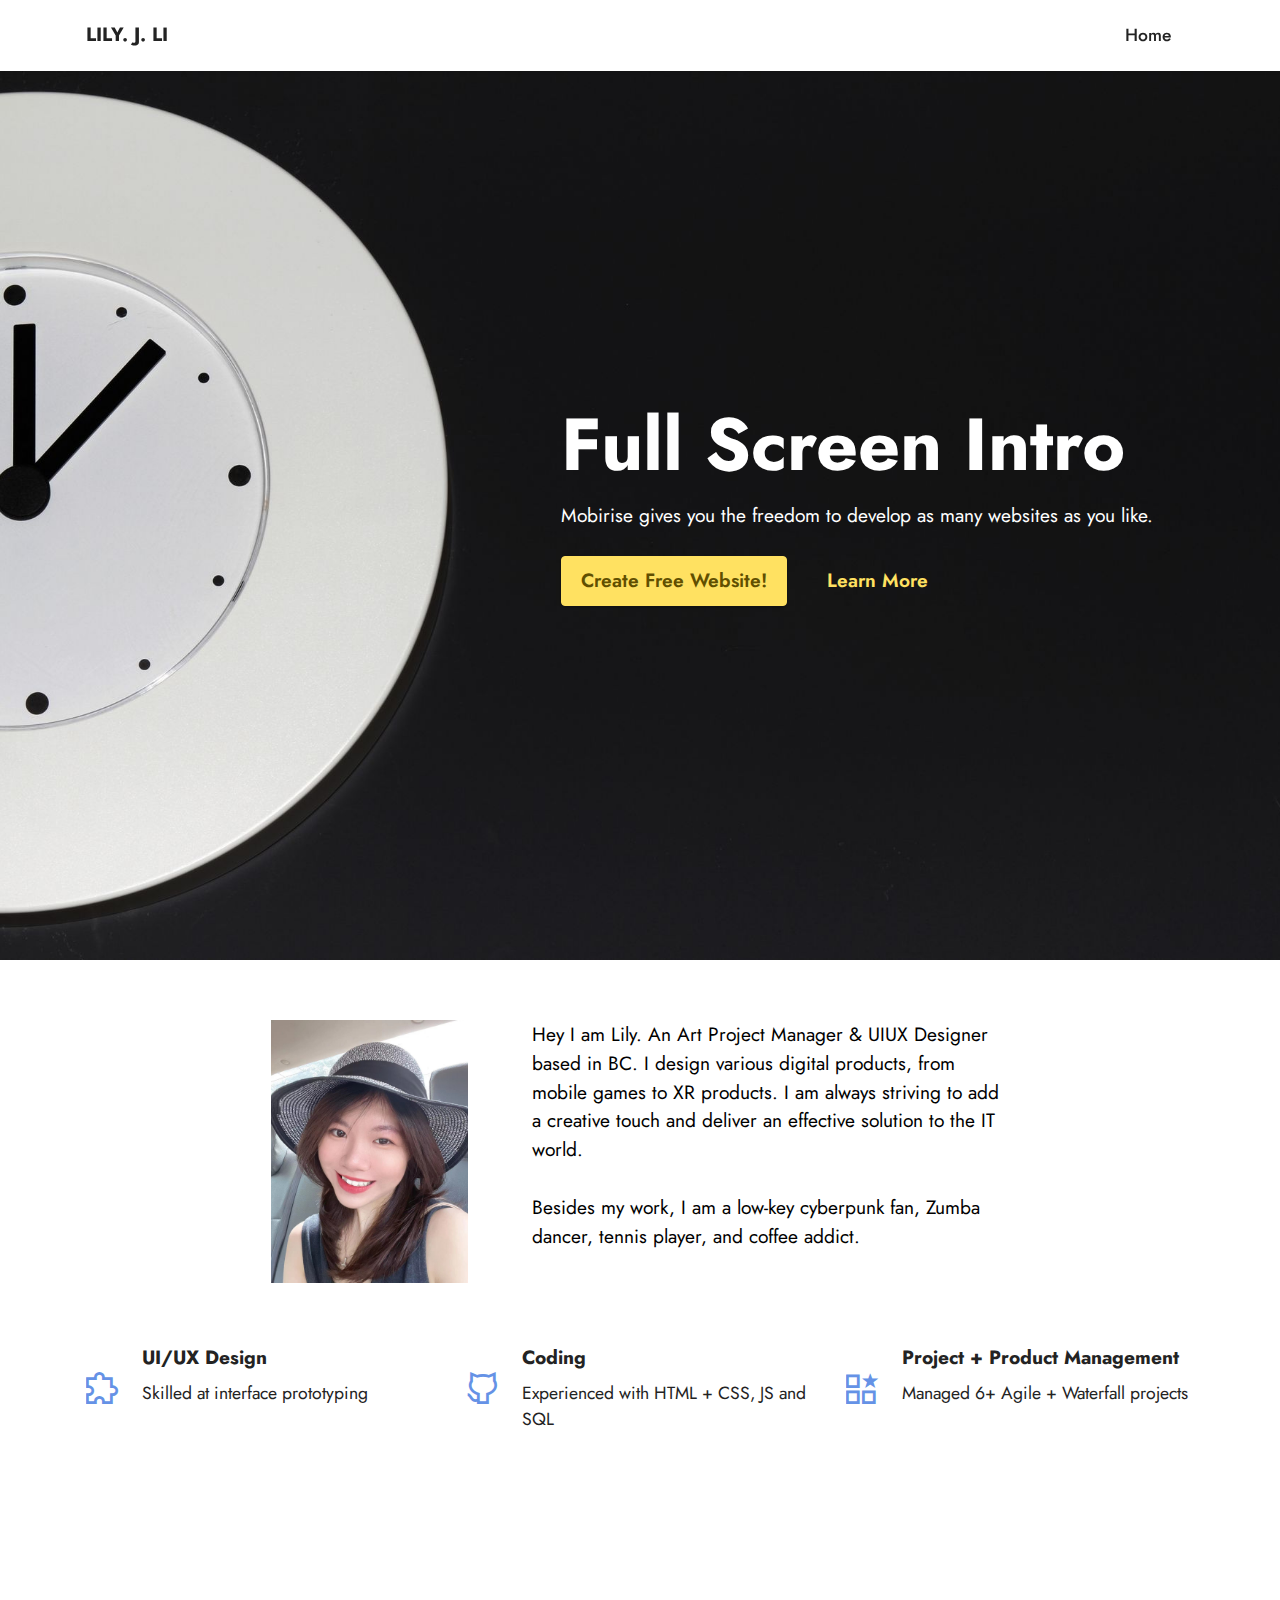
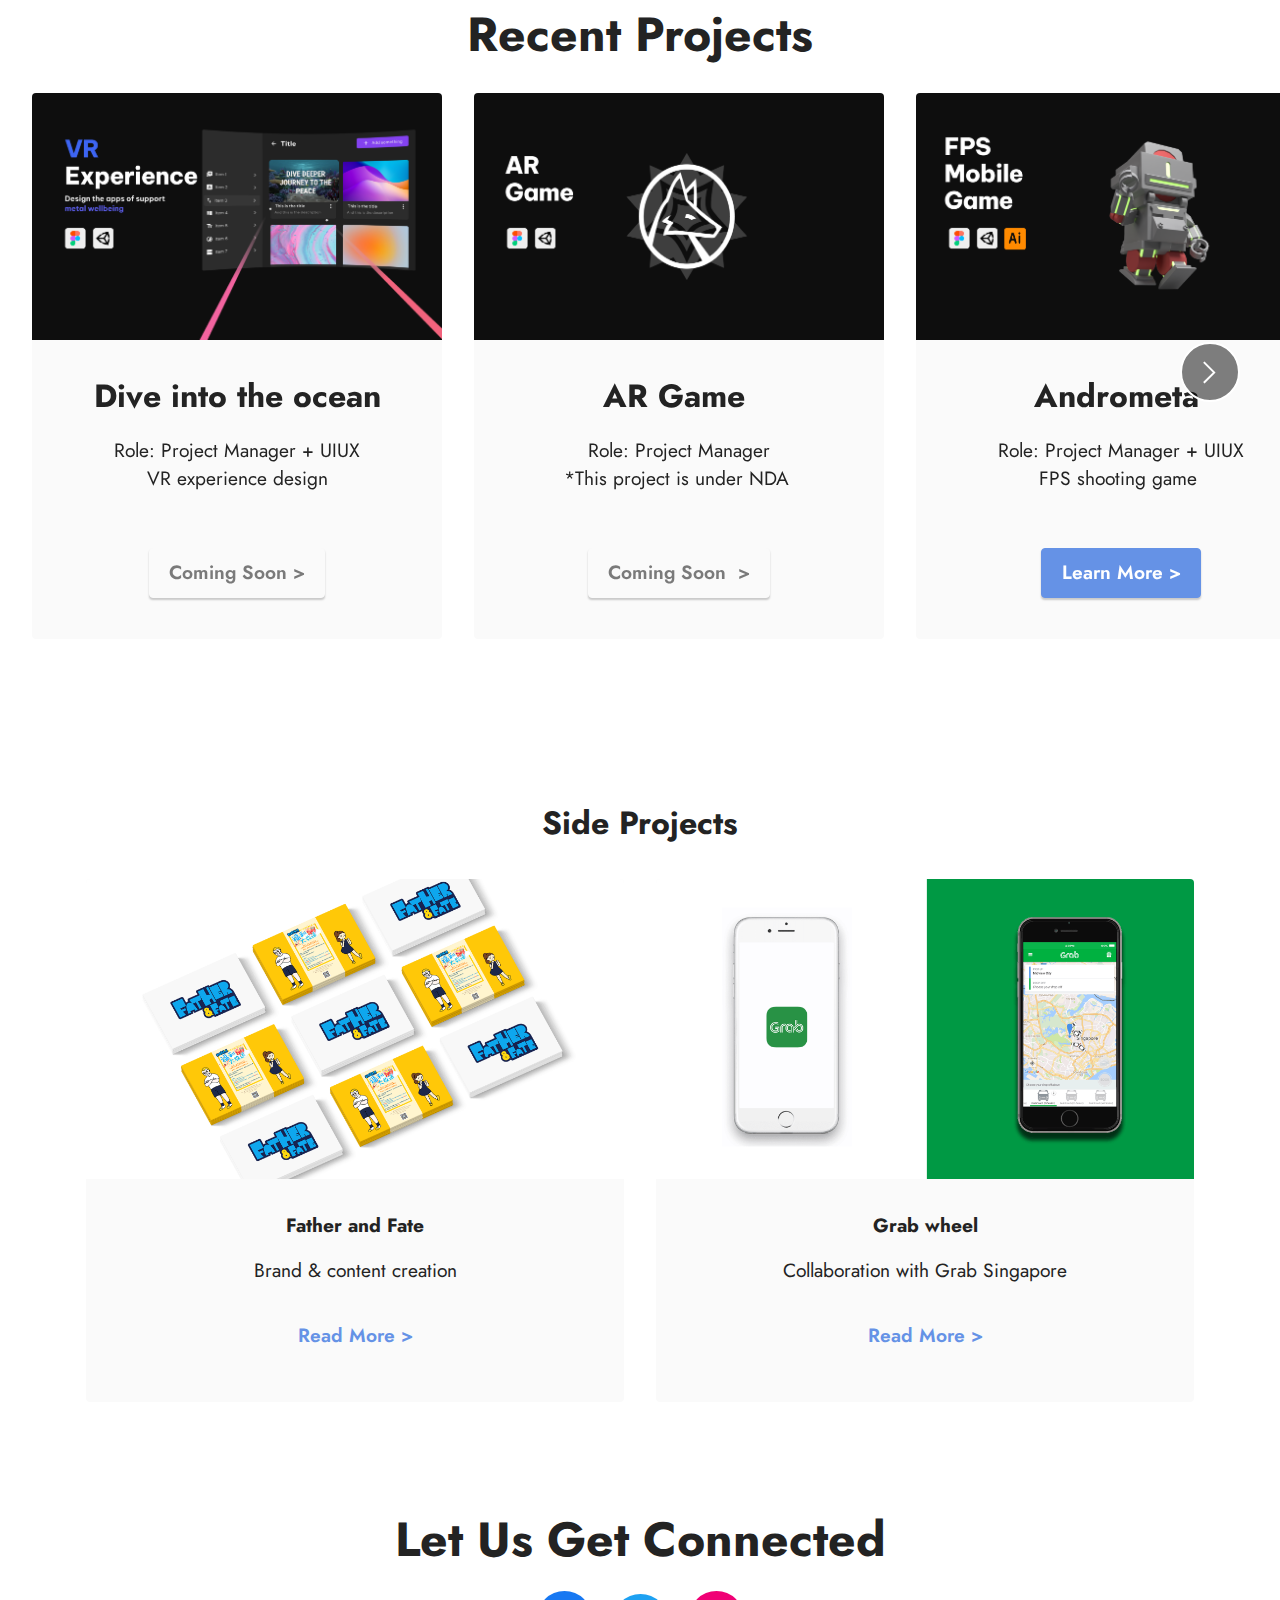
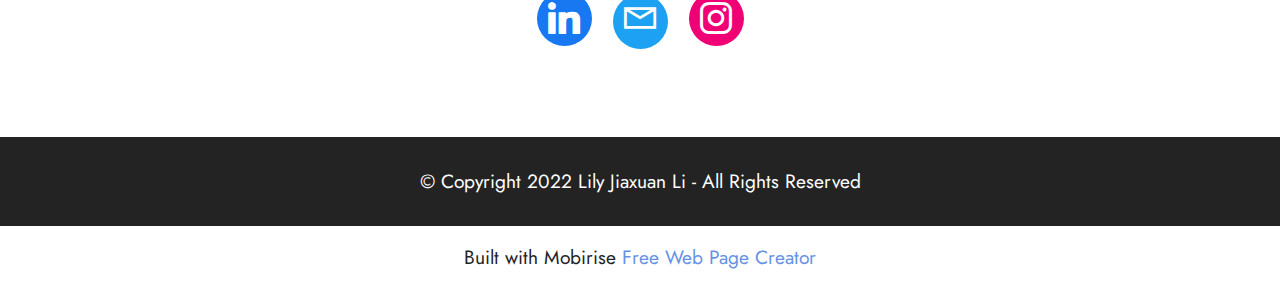
<file: index.html>
<!DOCTYPE html>
<html  >
<head>
  <!-- Site made with Mobirise Website Builder v5.6.5, https://mobirise.com -->
  <meta charset="UTF-8">
  <meta http-equiv="X-UA-Compatible" content="IE=edge">
  <meta name="generator" content="Mobirise v5.6.5, mobirise.com">
  <meta name="twitter:card" content="summary_large_image"/>
  <meta name="twitter:image:src" content="">
  <meta property="og:image" content="">
  <meta name="twitter:title" content="Home">
  <meta name="viewport" content="width=device-width, initial-scale=1, minimum-scale=1">
  <link rel="shortcut icon" href="assets/images/title-128x105.png" type="image/x-icon">
  <meta name="description" content="">
  
  
  <title>Home</title>
  <link rel="stylesheet" href="assets/web/assets/mobirise-icons2/mobirise2.css">
  <link rel="stylesheet" href="assets/bootstrap/css/bootstrap.min.css">
  <link rel="stylesheet" href="assets/bootstrap/css/bootstrap-grid.min.css">
  <link rel="stylesheet" href="assets/bootstrap/css/bootstrap-reboot.min.css">
  <link rel="stylesheet" href="assets/dropdown/css/style.css">
  <link rel="stylesheet" href="assets/socicon/css/styles.css">
  <link rel="stylesheet" href="assets/theme/css/style.css">
  <link rel="preload" href="https://fonts.googleapis.com/css?family=Jost:100,200,300,400,500,600,700,800,900,100i,200i,300i,400i,500i,600i,700i,800i,900i&display=swap" as="style" onload="this.onload=null;this.rel='stylesheet'">
  <noscript><link rel="stylesheet" href="https://fonts.googleapis.com/css?family=Jost:100,200,300,400,500,600,700,800,900,100i,200i,300i,400i,500i,600i,700i,800i,900i&display=swap"></noscript>
  <link rel="preload" as="style" href="assets/mobirise/css/mbr-additional.css"><link rel="stylesheet" href="assets/mobirise/css/mbr-additional.css" type="text/css">
  
  
  
  
</head>
<body>
  
  <section data-bs-version="5.1" class="menu menu1 cid-sfusuhJ6v9" once="menu" id="menu1-20">
    

    <nav class="navbar navbar-dropdown navbar-fixed-top navbar-expand-lg">
        <div class="container">
            <div class="navbar-brand">
                
                <span class="navbar-caption-wrap"><a class="navbar-caption text-black text-primary display-7" href="index.html">LILY. J. LI</a></span>
            </div>
            <button class="navbar-toggler" type="button" data-toggle="collapse" data-bs-toggle="collapse" data-target="#navbarSupportedContent" data-bs-target="#navbarSupportedContent" aria-controls="navbarNavAltMarkup" aria-expanded="false" aria-label="Toggle navigation">
                <div class="hamburger">
                    <span></span>
                    <span></span>
                    <span></span>
                    <span></span>
                </div>
            </button>
            <div class="collapse navbar-collapse" id="navbarSupportedContent">
                <ul class="navbar-nav nav-dropdown nav-right" data-app-modern-menu="true"><li class="nav-item"><a class="nav-link link text-black text-primary display-4" href="index.html#gallery2-7">Home<br></a></li></ul>
                
                
            </div>
        </div>
    </nav>
</section>

<section data-bs-version="5.1" class="header5 cid-t0Wcf7r8vY mbr-fullscreen" id="header5-6u">

    

    

    <div class="container">
        <div class="row justify-content-end">
            <div class="col-12 col-lg-7">
                <h1 class="mbr-section-title mbr-fonts-style mbr-white mb-3 display-1"><strong>Full Screen Intro</strong></h1>
                
                <p class="mbr-text mbr-fonts-style mbr-white display-7">
                    Mobirise gives you the freedom to develop as many websites as you like.</p>
                <div class="mbr-section-btn mt-3"><a class="btn btn-warning display-7" href="https://mobiri.se">Create Free Website!</a>
                    <a class="btn btn-warning-outline display-7" href="https://mobiri.se">Learn More</a></div>
            </div>
        </div>
    </div>
</section>

<section data-bs-version="5.1" class="mbr-section content7 cid-sgqFFwOQQ7" id="content7-44">
          
    

    <div class="container">
        <div class="media-container-row">
            <div class="col-12 col-md-8">
                <div class="media-container-row">
                    <div class="media-content">
                        <div class="mbr-section-text">
                            <p class="mbr-text align-right mb-0 mbr-fonts-style display-7">Hey I am Lily. An Art Project Manager &amp; UIUX Designer based in BC. I design various digital products, from mobile games to XR products. I am always striving to add a creative touch and deliver an effective solution to the IT world.
<br>
<br>Besides my work, I am a low-key cyberpunk fan, Zumba dancer, tennis player, and coffee addict.&nbsp;<br></p>
                        </div>
                    </div>
                    <div class="mbr-figure" style="width: 50%;">
                     <img src="assets/images/1jpg.jpg" alt="Mobirise">  
                    </div>
                </div>
            </div>
        </div>
    </div>
</section>

<section data-bs-version="5.1" class="features14 cid-seElMoyIQG" id="features15-19">

    
    
    <div class="container">
        <div class="row justify-content-center">
            <div class="card col-12 col-md-6 col-lg-4">
                <div class="card-wrapper">
                    <span class="mbr-iconfont m-auto mobi-mbri-extension mobi-mbri"></span>
                    <div class="card-box">
                        <h4 class="card-title mbr-fonts-style mb-2 display-7"><strong>UI/UX D</strong><span style="font-size: 19.2px;"><strong>esign</strong></span></h4>
                        <h5 class="card-text mbr-fonts-style display-4">Skilled at interface prototyping&nbsp;</h5>
                    </div>
                </div>
            </div>
            <div class="card col-12 col-md-6 col-lg-4">
                <div class="card-wrapper">
                    <span class="mbr-iconfont m-auto mobi-mbri-github mobi-mbri"></span>
                    <div class="card-box">
                        <h4 class="card-title mbr-fonts-style mb-2 display-7"><strong>Coding</strong></h4>
                        <h5 class="card-text mbr-fonts-style display-4">Experienced with HTML + CSS, JS and SQL</h5>
                    </div>
                </div>
            </div>
            <div class="card col-12 col-md-6 col-lg-4">
                <div class="card-wrapper">
                    <span class="mbr-iconfont m-auto mobi-mbri-features mobi-mbri"></span>
                    <div class="card-box">
                        <h4 class="card-title mbr-fonts-style mb-2 display-7"><strong>Project + Product Management&nbsp;</strong></h4>
                        <h5 class="card-text mbr-fonts-style display-4">Managed 6+ Agile + Waterfall projects&nbsp;</h5>
                    </div>

                </div>
            </div>
            
        </div>
    </div>
</section>

<section data-bs-version="5.1" class="slider4 mbr-embla cid-t0RBkNvS1s" id="slider4-5m">
    
    
    <div class="position-relative text-center">
        <div class="mbr-section-head">
            <h4 class="mbr-section-title mbr-fonts-style align-center mb-0 display-2"><strong>Recent Projects</strong></h4>
            
        </div>
        <div class="embla mt-4" data-skip-snaps="true" data-align="center" data-contain-scroll="trimSnaps" data-auto-play-interval="5" data-draggable="true">
            <div class="embla__viewport container-fluid">
                <div class="embla__container">
                    <div class="embla__slide slider-image item active" style="margin-left: 1rem; margin-right: 1rem;">
                        <div class="slide-content">
                            <div class="item-wrapper">
                                <div class="item-img">
                                    <img src="assets/images/cover-1.png" alt="Mobirise Website Builder" data-slide-to="1" data-bs-slide-to="1">
                                </div>
                            </div>
                            <div class="item-content">
                                <h5 class="item-title mbr-fonts-style display-5"><strong>Dive into the ocean</strong></h5>
                                
                                <p class="mbr-text mbr-fonts-style mt-3 display-7">Role: Project Manager + UIUX<br>VR experience design<br><br> </p>
                            </div>
                            <div class="mbr-section-btn item-footer mt-2"><a href="" class="btn item-btn btn-white display-7" target="_blank">Coming Soon &gt;</a></div>
                        </div>
                    </div>
                    <div class="embla__slide slider-image item" style="margin-left: 1rem; margin-right: 1rem;">
                        <div class="slide-content">
                            <div class="item-wrapper">
                                <div class="item-img">
                                    <img src="assets/images/cover-ar.png" alt="Mobirise Website Builder" data-slide-to="1" data-bs-slide-to="1">
                                </div>
                            </div>
                            <div class="item-content">
                                <h5 class="item-title mbr-fonts-style display-5"><strong>AR Game&nbsp;</strong></h5>
                                
                                <p class="mbr-text mbr-fonts-style mt-3 display-7">Role: Project Manager<br>*This project is under NDA&nbsp;</p>
                            </div>
                            <div class="mbr-section-btn item-footer mt-2"><a href="" class="btn item-btn btn-white display-7" target="_blank">Coming Soon&nbsp; &gt;</a></div>
                        </div>
                    </div><div class="embla__slide slider-image item" style="margin-left: 1rem; margin-right: 1rem;">
                        <div class="slide-content">
                            <div class="item-wrapper">
                                <div class="item-img">
                                    
                                <a href="page10.html"><img src="assets/images/coverandrometa-1.png" alt="Mobirise Website Builder" data-slide-to="2" data-bs-slide-to="2"></a></div>
                            </div>
                            <div class="item-content">
                                <h5 class="item-title mbr-fonts-style display-5"><strong>Andrometa&nbsp;</strong></h5>
                                
                                <p class="mbr-text mbr-fonts-style mt-3 display-7">Role: Project Manager + UIUX<br>FPS shooting game&nbsp;<br></p>
                            </div>
                            <div class="mbr-section-btn item-footer mt-2"><a href="page10.html" class="btn btn-primary item-btn display-7" target="_blank">Learn More
                                    &gt;</a></div>
                        </div>
                    </div><div class="embla__slide slider-image item" style="margin-left: 1rem; margin-right: 1rem;">
                        <div class="slide-content">
                            <div class="item-wrapper">
                                <div class="item-img">
                                    
                                <a href="page1.html"><img src="assets/images/coversaint.png" alt="Mobirise Website Builder" data-slide-to="3" data-bs-slide-to="3"></a></div>
                            </div>
                            <div class="item-content">
                                <h5 class="item-title mbr-fonts-style display-5"><strong>Saint-Seiya Awakening</strong></h5>
                                
                                <p class="mbr-text mbr-fonts-style mt-3 display-7">Role: UIUX designer<br>*This project is under NDA&nbsp;<br></p>
                            </div>
                            <div class="mbr-section-btn item-footer mt-2"><a href="page1.html" class="btn btn-primary item-btn display-7" target="_blank">Learn More
                                    &gt;</a></div>
                        </div>
                    </div>
                    
                    
                </div>
            </div>
            <button class="embla__button embla__button--prev">
                <span class="mobi-mbri mobi-mbri-arrow-prev mbr-iconfont" aria-hidden="true"></span>
                <span class="sr-only visually-hidden visually-hidden">Previous</span>
            </button>
            <button class="embla__button embla__button--next">
                <span class="mobi-mbri mobi-mbri-arrow-next mbr-iconfont" aria-hidden="true"></span>
                <span class="sr-only visually-hidden visually-hidden">Next</span>
            </button>
        </div>
    </div>
</section>

<section data-bs-version="5.1" class="content3 cid-seVIAk7tf1" id="content3-1i">
    
    
    <div class="container">
        <div class="mbr-section-head">
            <h4 class="mbr-section-title mbr-fonts-style align-center mb-0 display-5"><strong>Side Projects</strong></h4>
            
        </div>
        <div class="row mt-4">
            
            <div class="item features-image сol-12 col-md-6 col-lg-6">
                <div class="item-wrapper">
                    <div class="item-img">
                        <a href="page8.html" target="_blank"><img src="assets/images/20201202213956.png" alt="" title=""></a>
                    </div>
                    <div class="item-content">
                        <h5 class="item-title mbr-fonts-style display-7"><strong>Father and Fate</strong></h5>
                        
                        <p class="mbr-text mbr-fonts-style mt-3 display-7">Brand &amp; content creation</p>
                    </div>
                    <div class="mbr-section-btn item-footer mt-2"><a href="page8.html" class="btn item-btn btn-primary-outline display-7" target="_blank">Read More &gt;</a></div>
                </div>
            </div>
            <div class="item features-image сol-12 col-md-6 col-lg-6">
                <div class="item-wrapper">
                    <div class="item-img">
                        <a href="page2.html" target="_blank"><img src="assets/images/iphone-1920x1080.png" alt="" title=""></a>
                    </div>
                    <div class="item-content">
                        <h5 class="item-title mbr-fonts-style display-7"><strong>Grab wheel</strong></h5>
                        
                        <p class="mbr-text mbr-fonts-style mt-3 display-7">Collaboration with Grab Singapore</p>
                    </div>
                    <div class="mbr-section-btn item-footer mt-2"><a href="page2.html" class="btn item-btn btn-primary-outline display-7" target="_blank">Read More &gt;</a></div>
                </div>
            </div>

        </div>
    </div>
</section>

<section data-bs-version="5.1" class="share3 cid-seEkMu1bm9" id="share3-16">
    
     
    
    

    <div class="container">
        <div class="media-container-row">
            <div class="col-12">
                <h3 class="mbr-section-title align-center mb-3 mbr-fonts-style display-2">
                    <strong>Let Us Get Connected</strong></h3>
                <div class="social-list align-center">
                   
                    <a class="iconfont-wrapper bg-facebook m-2 " target="_blank" href="https://www.linkedin.com/in/lily-li-65710a14a/">
                            <span class="socicon-linkedin socicon"></span>
                        </a>
                        <a class="iconfont-wrapper bg-twitter m-2" href="mailto:j892li@uwaterloo.ca">
                            <span class="mobi-mbri-letter mobi-mbri"></span>
                        </a>
                        <a class="iconfont-wrapper bg-instagram m-2" href="https://www.instagram.com/lilyjlsalon/" target="_blank">
                            <span class="socicon-instagram socicon"></span>
                        </a>
                        
                        
                        
                        
                        
                        
                        
                        
                </div>
            </div>
        </div>
    </div>
</section>

<section data-bs-version="5.1" class="footer7 cid-seEkNGOCdK" once="footers" id="footer7-17">

    

    

    <div class="container">
        <div class="media-container-row align-center mbr-white">
            <div class="col-12">
                <p class="mbr-text mb-0 mbr-fonts-style display-7">
                    © Copyright 2022 Lily Jiaxuan Li - All Rights Reserved
                </p>
            </div>
        </div>
    </div>
</section><section class="display-7" style="padding: 0;align-items: center;justify-content: center;flex-wrap: wrap;    align-content: center;display: flex;position: relative;height: 4rem;"><a href="https://mobiri.se/1674892" style="flex: 1 1;height: 4rem;position: absolute;width: 100%;z-index: 1;"><img alt="" style="height: 4rem;" src="[data-uri]"></a><p style="margin: 0;text-align: center;" class="display-7">Built with Mobirise &#8204;</p><a style="z-index:1" href="https://mobirise.com/web-page-maker.html">Free Web Page Creator</a></section><script src="assets/bootstrap/js/bootstrap.bundle.min.js"></script>  <script src="assets/smoothscroll/smooth-scroll.js"></script>  <script src="assets/ytplayer/index.js"></script>  <script src="assets/dropdown/js/navbar-dropdown.js"></script>  <script src="assets/embla/embla.min.js"></script>  <script src="assets/embla/script.js"></script>  <script src="assets/theme/js/script.js"></script>  
  
  
</body>
</html>
</file>
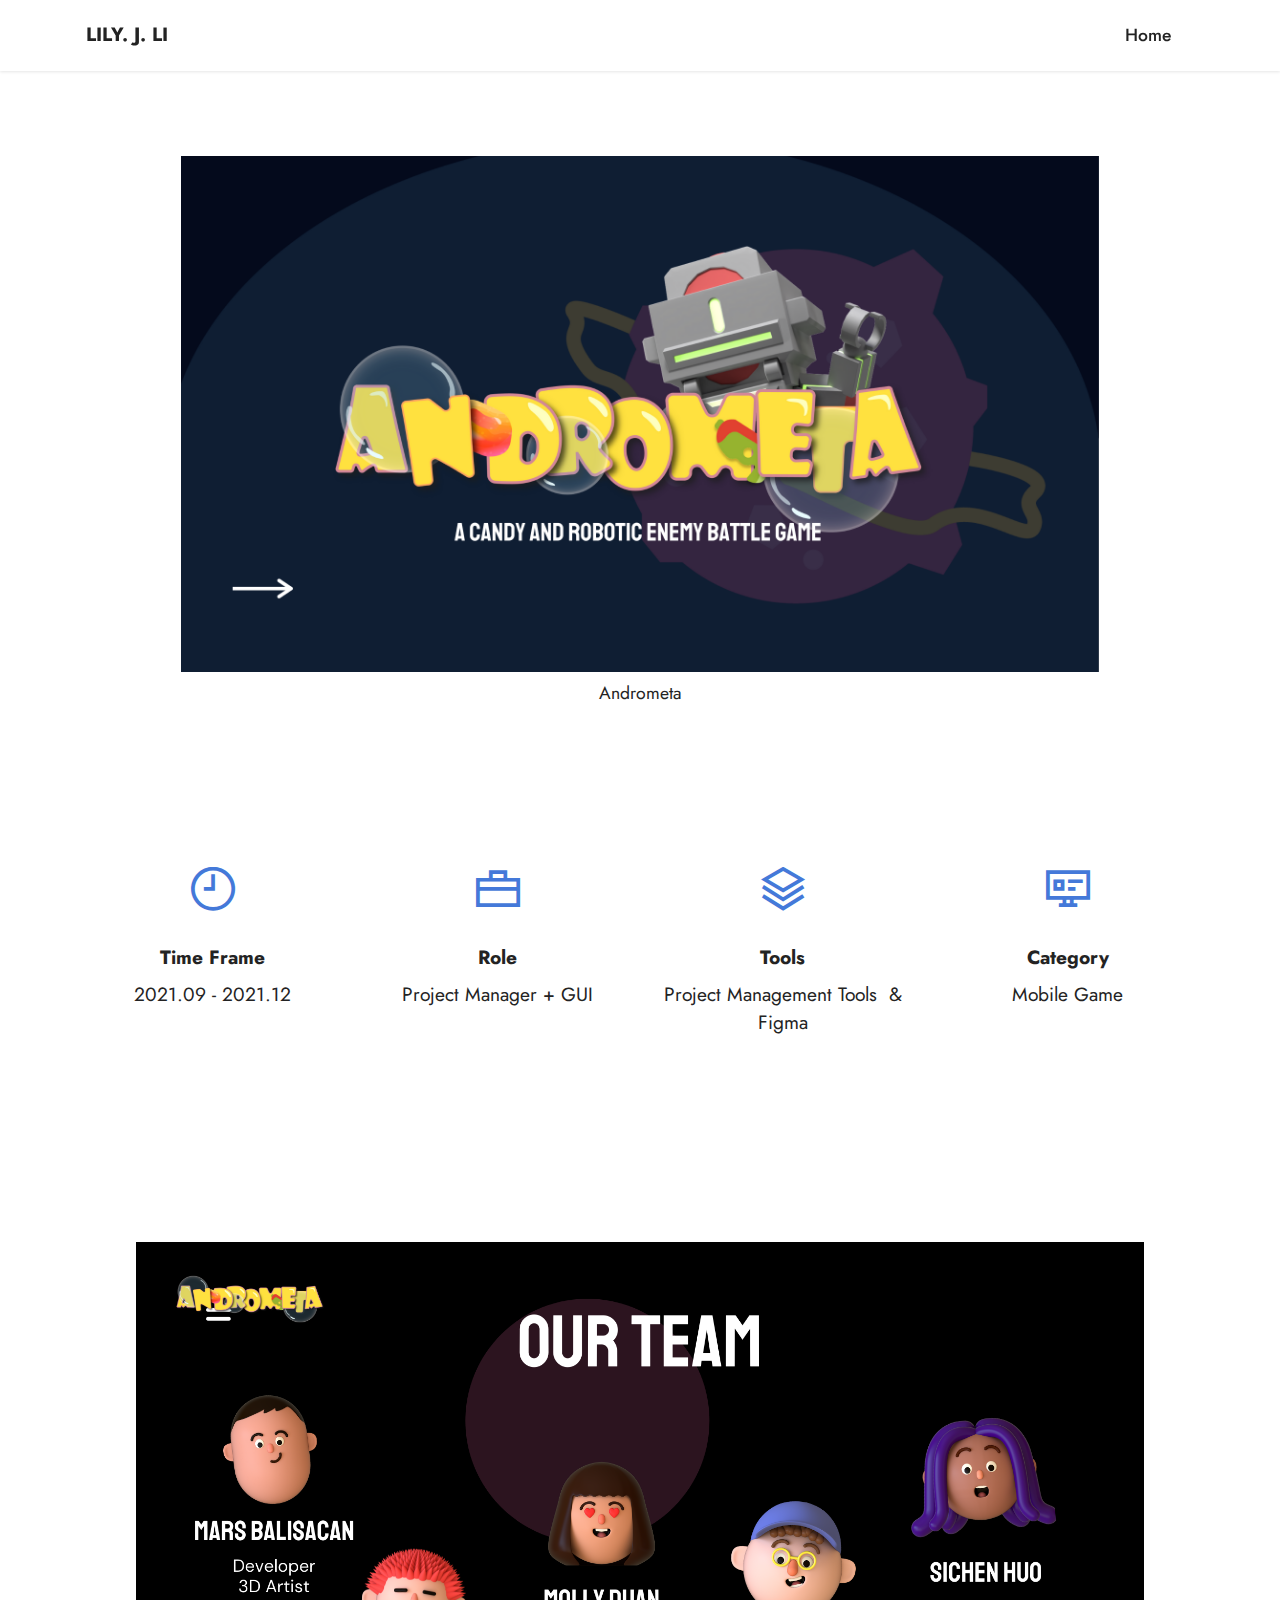
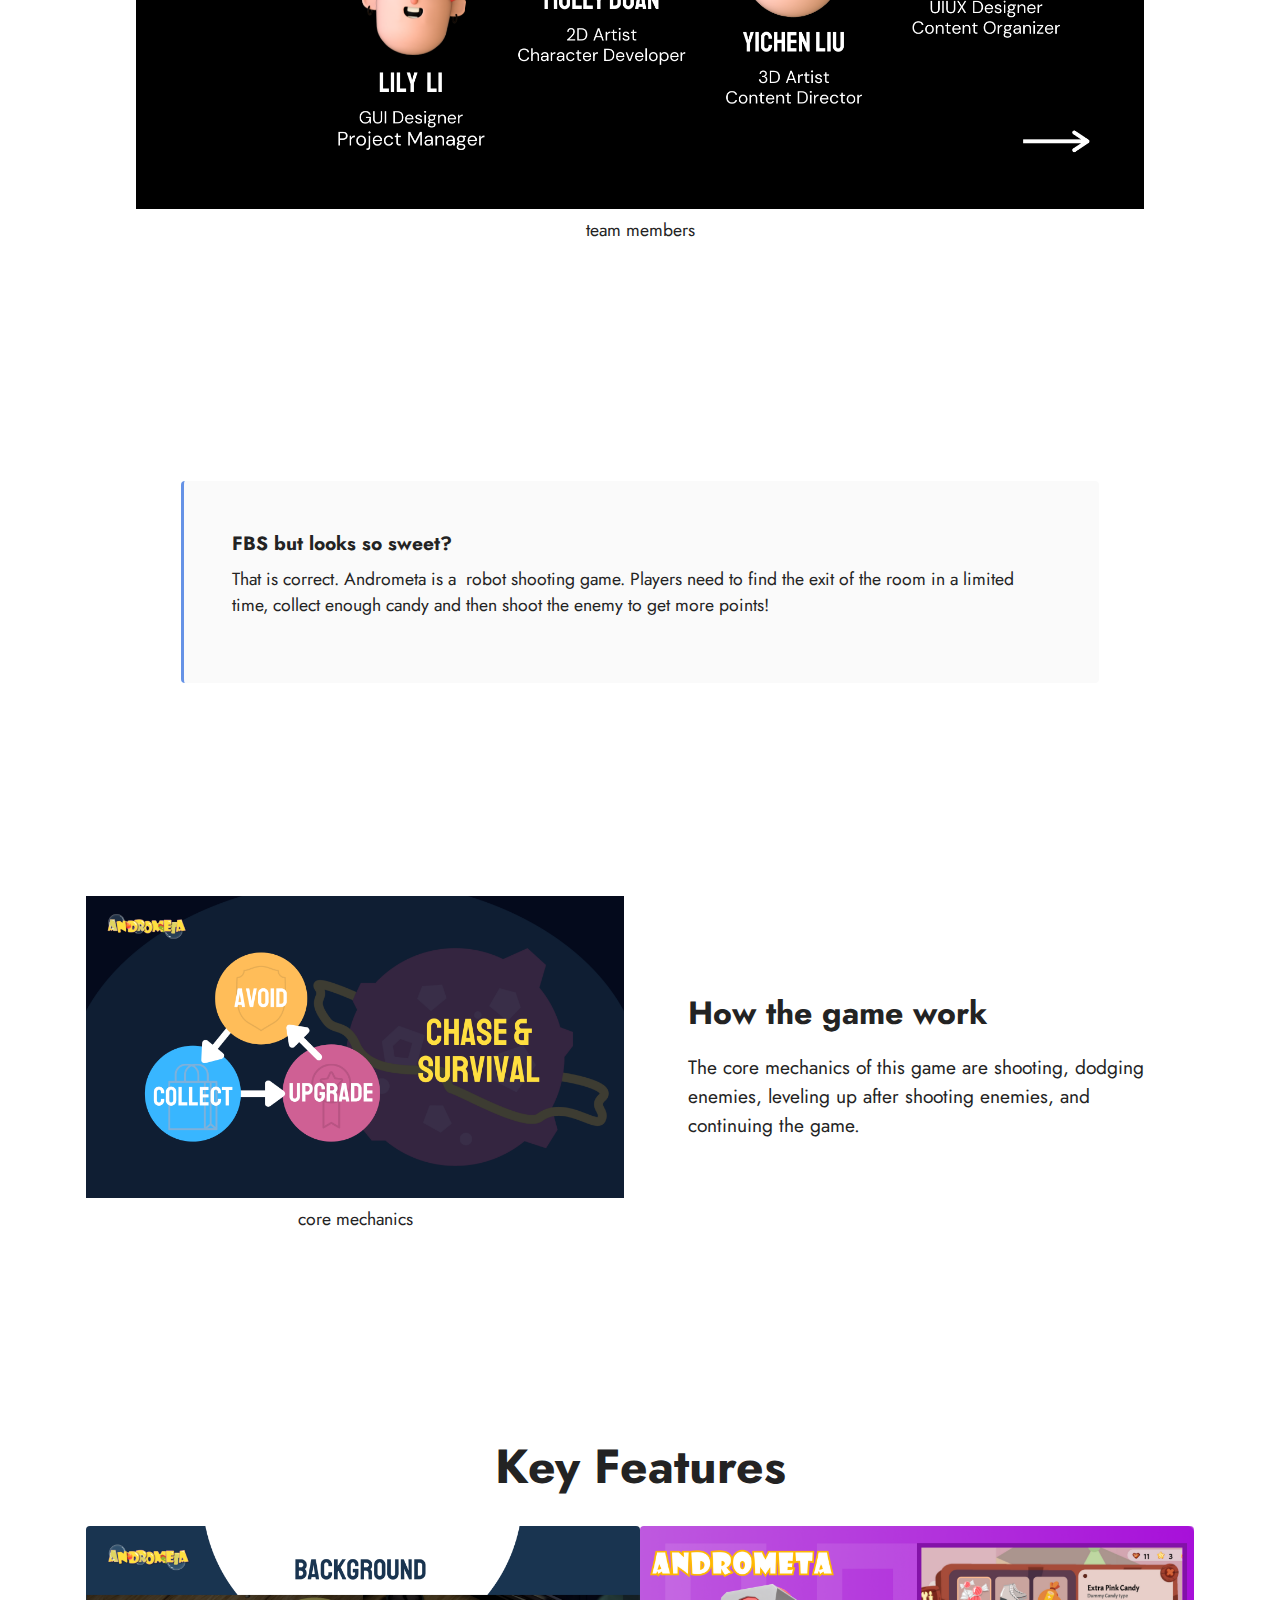
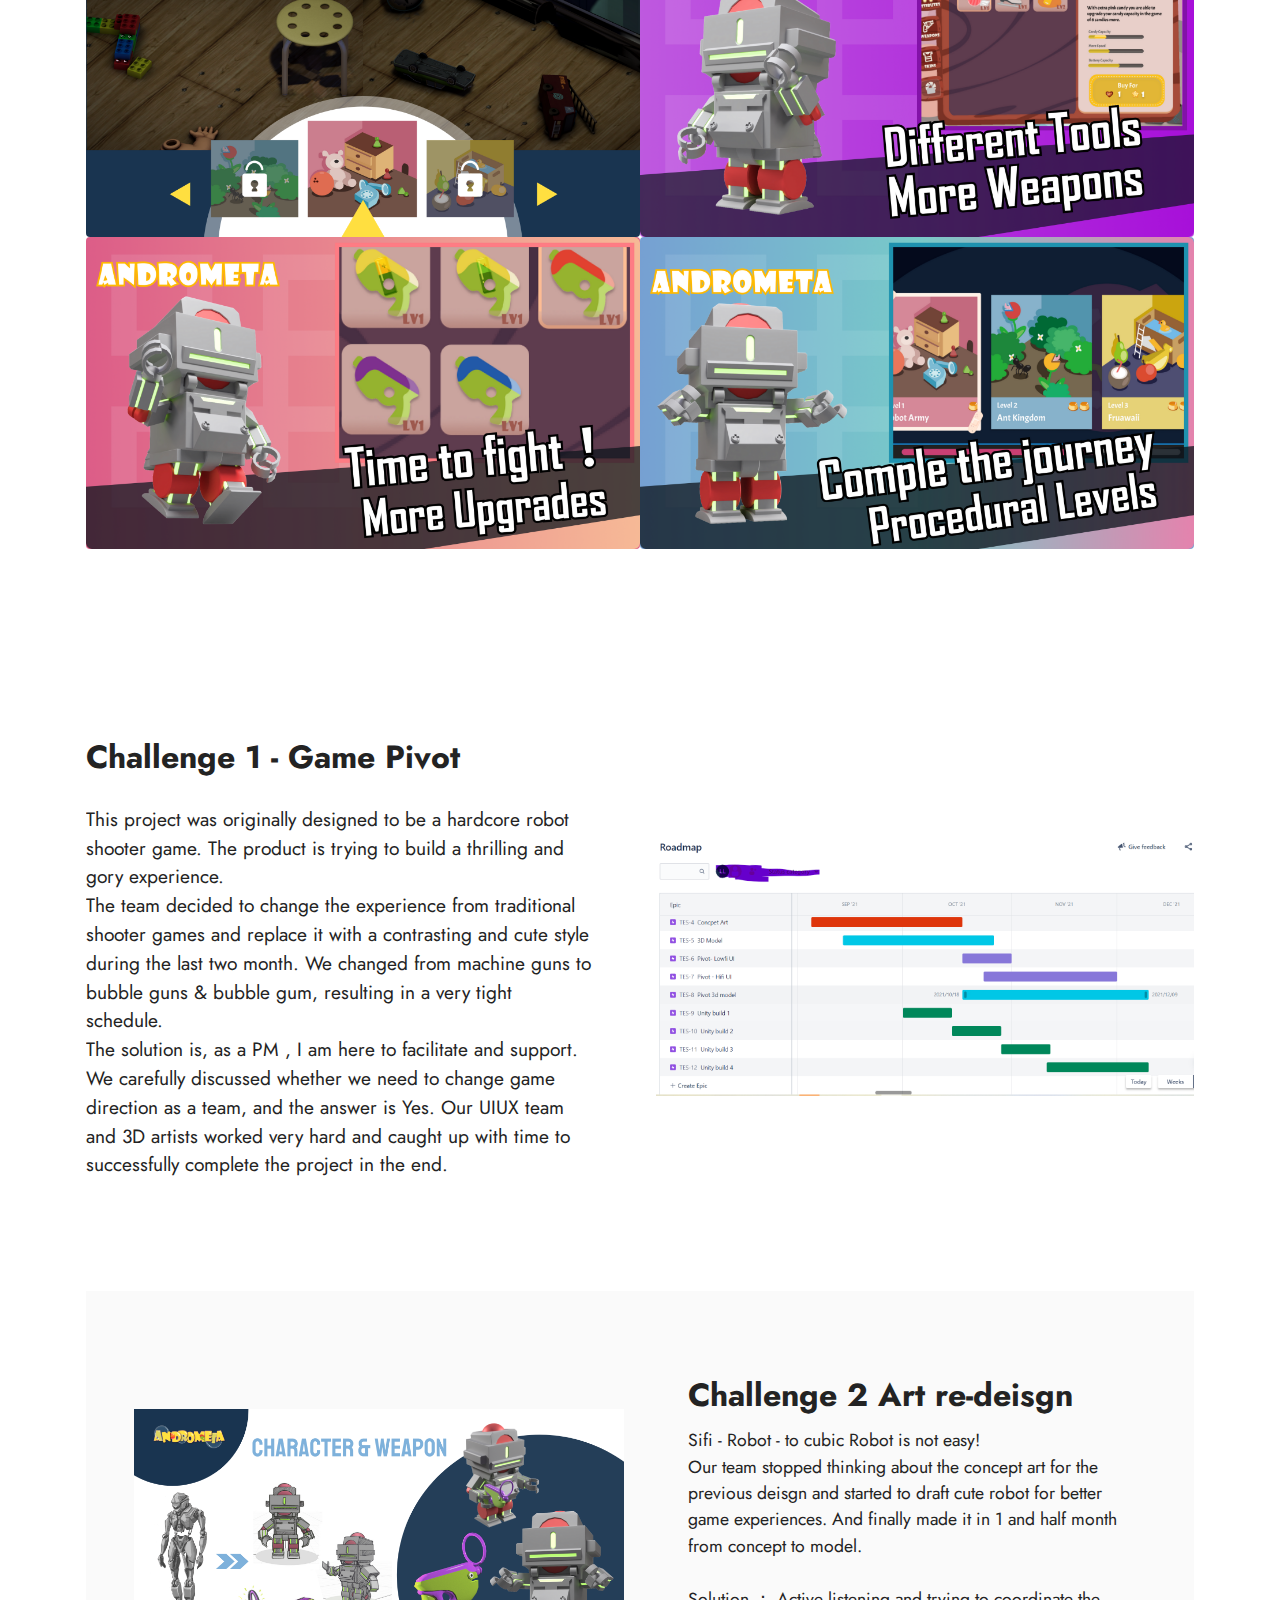
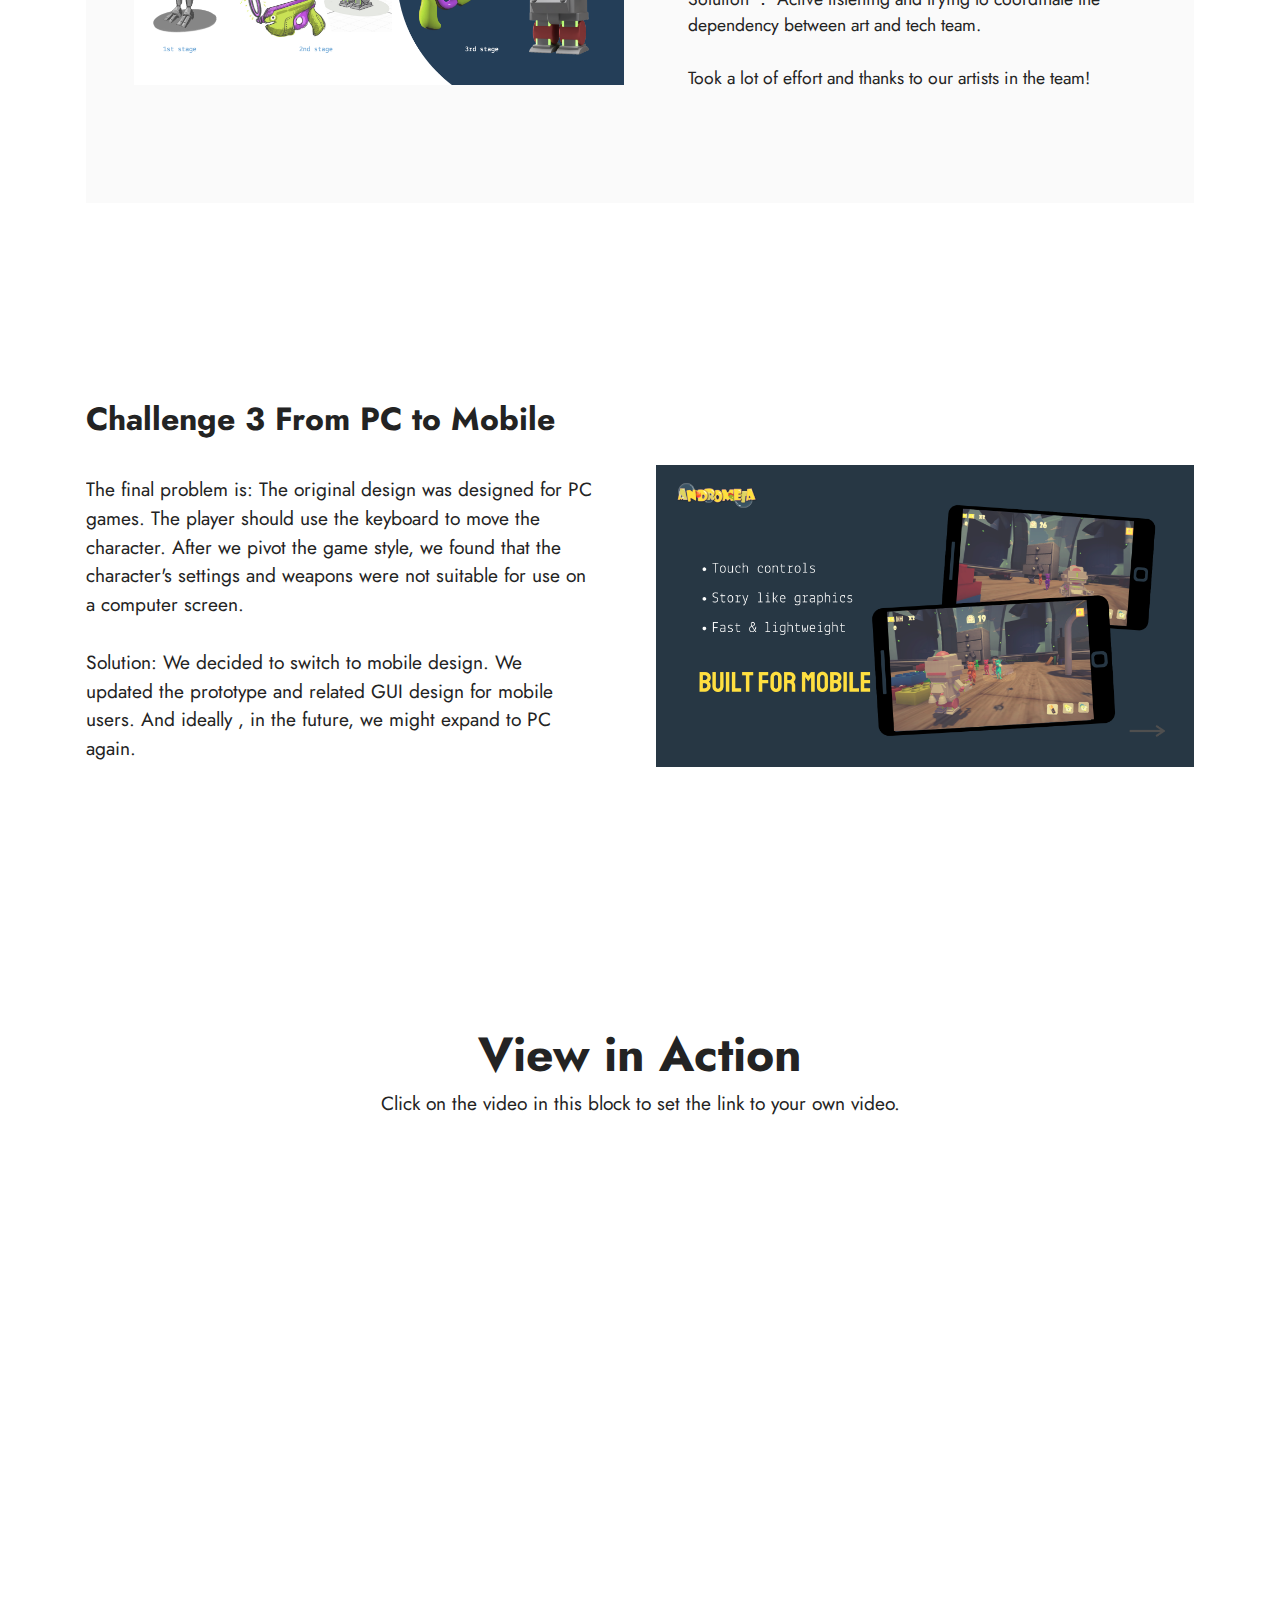
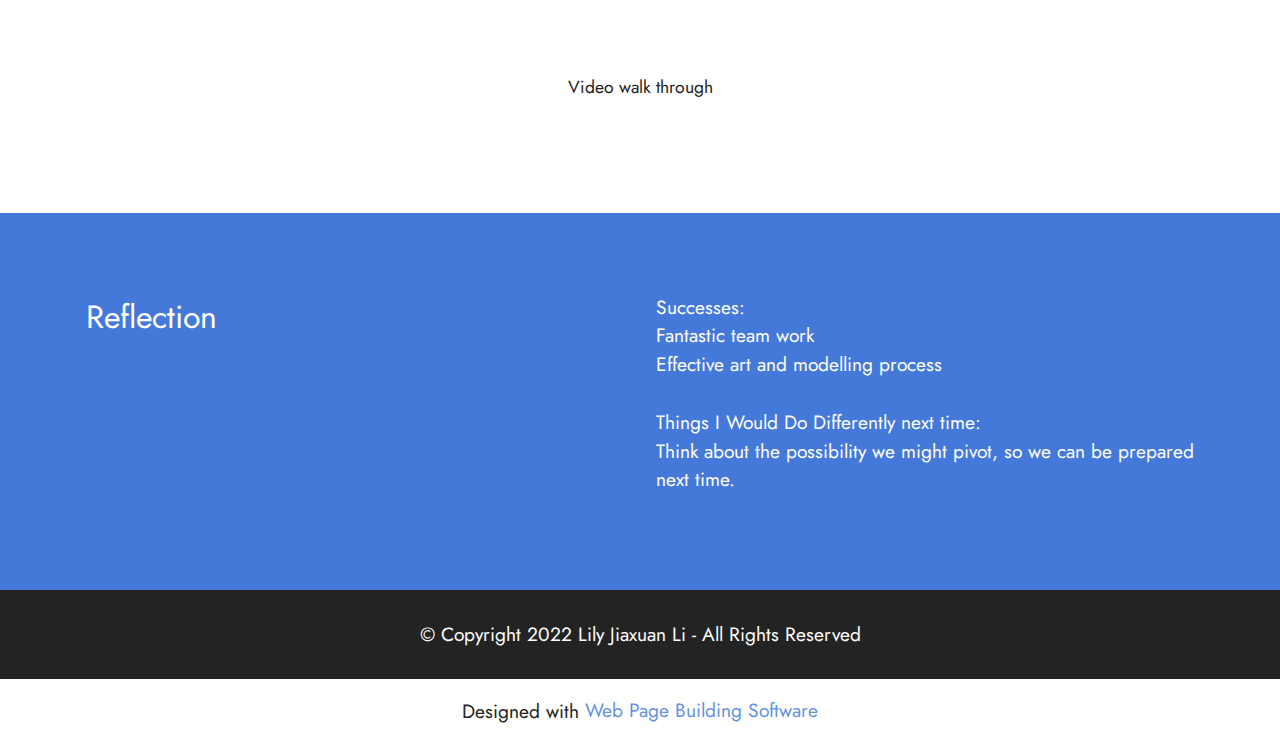
<file: page10.html>
<!DOCTYPE html>
<html  >
<head>
  <!-- Site made with Mobirise Website Builder v5.6.5, https://mobirise.com -->
  <meta charset="UTF-8">
  <meta http-equiv="X-UA-Compatible" content="IE=edge">
  <meta name="generator" content="Mobirise v5.6.5, mobirise.com">
  <meta name="twitter:card" content="summary_large_image"/>
  <meta name="twitter:image:src" content="">
  <meta property="og:image" content="">
  <meta name="twitter:title" content="andrometa">
  <meta name="viewport" content="width=device-width, initial-scale=1, minimum-scale=1">
  <link rel="shortcut icon" href="assets/images/title-128x105.png" type="image/x-icon">
  <meta name="description" content="">
  
  
  <title>andrometa</title>
  <link rel="stylesheet" href="assets/web/assets/mobirise-icons2/mobirise2.css">
  <link rel="stylesheet" href="assets/bootstrap/css/bootstrap.min.css">
  <link rel="stylesheet" href="assets/bootstrap/css/bootstrap-grid.min.css">
  <link rel="stylesheet" href="assets/bootstrap/css/bootstrap-reboot.min.css">
  <link rel="stylesheet" href="assets/dropdown/css/style.css">
  <link rel="stylesheet" href="assets/socicon/css/styles.css">
  <link rel="stylesheet" href="assets/theme/css/style.css">
  <link rel="preload" href="https://fonts.googleapis.com/css?family=Jost:100,200,300,400,500,600,700,800,900,100i,200i,300i,400i,500i,600i,700i,800i,900i&display=swap" as="style" onload="this.onload=null;this.rel='stylesheet'">
  <noscript><link rel="stylesheet" href="https://fonts.googleapis.com/css?family=Jost:100,200,300,400,500,600,700,800,900,100i,200i,300i,400i,500i,600i,700i,800i,900i&display=swap"></noscript>
  <link rel="preload" as="style" href="assets/mobirise/css/mbr-additional.css"><link rel="stylesheet" href="assets/mobirise/css/mbr-additional.css" type="text/css">
  
  
  
  
</head>
<body>
  
  <section data-bs-version="5.1" class="menu menu1 cid-sfusuhJ6v9" once="menu" id="menu1-5n">
    

    <nav class="navbar navbar-dropdown navbar-fixed-top navbar-expand-lg">
        <div class="container">
            <div class="navbar-brand">
                
                <span class="navbar-caption-wrap"><a class="navbar-caption text-black text-primary display-7" href="index.html">LILY. J. LI</a></span>
            </div>
            <button class="navbar-toggler" type="button" data-toggle="collapse" data-bs-toggle="collapse" data-target="#navbarSupportedContent" data-bs-target="#navbarSupportedContent" aria-controls="navbarNavAltMarkup" aria-expanded="false" aria-label="Toggle navigation">
                <div class="hamburger">
                    <span></span>
                    <span></span>
                    <span></span>
                    <span></span>
                </div>
            </button>
            <div class="collapse navbar-collapse" id="navbarSupportedContent">
                <ul class="navbar-nav nav-dropdown nav-right" data-app-modern-menu="true"><li class="nav-item"><a class="nav-link link text-black text-primary display-4" href="index.html#gallery2-7">Home<br></a></li></ul>
                
                
            </div>
        </div>
    </nav>
</section>

<section data-bs-version="5.1" class="image3 cid-t0ROofiaiC" id="image3-61">
    

    

    <div class="container">
        <div class="row justify-content-center">
            <div class="col-12 col-lg-10">
                <div class="image-wrapper">
                    <img src="assets/images/1.png" alt="Mobirise Website Builder">
                    <p class="mbr-description mbr-fonts-style mt-2 align-center display-4">
                        Andrometa</p>
                </div>
            </div>
        </div>
    </div>
</section>

<section data-bs-version="5.1" class="features1 cid-t0S57ebclR" id="features1-6s">
    

    
    <div class="container">
        <div class="row">
            <div class="col-12">
                <h3 class="mbr-section-title mbr-fonts-style align-center mb-0 display-7"></h3>
                
            </div>
        </div>
        <div class="row">
            <div class="card col-12 col-md-6 col-lg-3">
                <div class="card-wrapper">
                    <div class="card-box align-center">
                        <div class="iconfont-wrapper">
                            <span class="mbr-iconfont mobi-mbri-clock mobi-mbri" style="font-size: 44px; color: rgb(68, 121, 217); fill: rgb(68, 121, 217);"></span>
                        </div>
                        <h5 class="card-title mbr-fonts-style display-7"><strong>Time Frame</strong></h5>
                        <p class="card-text mbr-fonts-style display-7">2021.09 - 2021.12</p>
                    </div>
                </div>
            </div>
            <div class="card col-12 col-md-6 col-lg-3">
                <div class="card-wrapper">
                    <div class="card-box align-center">
                        <div class="iconfont-wrapper">
                            <span class="mbr-iconfont mobi-mbri-briefcase mobi-mbri" style="font-size: 44px; color: rgb(68, 121, 217); fill: rgb(68, 121, 217);"></span>
                        </div>
                        <h5 class="card-title mbr-fonts-style display-7"><strong>Role</strong></h5>
                        <p class="card-text mbr-fonts-style display-7">Project Manager + GUI</p>
                    </div>
                </div>
            </div>
            <div class="card col-12 col-md-6 col-lg-3">
                <div class="card-wrapper">
                    <div class="card-box align-center">
                        <div class="iconfont-wrapper">
                            <span class="mbr-iconfont mobi-mbri-layers mobi-mbri" style="font-size: 44px; color: rgb(68, 121, 217); fill: rgb(68, 121, 217);"></span>
                        </div>
                        <h5 class="card-title mbr-fonts-style display-7"><span style="font-size: 19.2px;"><strong>Tools</strong></span><br></h5>
                        <p class="card-text mbr-fonts-style display-7">Project Management Tools&nbsp; &amp; Figma</p>
                    </div>
                </div>
            </div>
            <div class="card col-12 col-md-6 col-lg-3">
                <div class="card-wrapper">
                    <div class="card-box align-center">
                        <div class="iconfont-wrapper">
                            <span class="mbr-iconfont mobi-mbri-sites mobi-mbri" style="font-size: 44px; color: rgb(68, 121, 217); fill: rgb(68, 121, 217);"></span>
                        </div>
                        <h5 class="card-title mbr-fonts-style display-7"><span style="font-size: 19.2px;"><strong>Category</strong></span><br></h5>
                        <p class="card-text mbr-fonts-style display-7">Mobile Game</p>
                    </div>
                </div>
            </div>
        </div>
    </div>
</section>

<section data-bs-version="5.1" class="image3 cid-t0RR7uH0lP mbr-fullscreen" id="image3-6b">
    

    

    <div class="container-fluid">
        <div class="row justify-content-center">
            <div class="col-12 col-lg-10">
                <div class="image-wrapper">
                    <img src="assets/images/25.png" alt="Mobirise Website Builder">
                    <p class="mbr-description mbr-fonts-style mt-2 align-center display-4">
                        team members</p>
                </div>
            </div>
        </div>
    </div>
</section>

<section data-bs-version="5.1" class="content7 cid-t0ROp72IUm" id="content7-62">
    
    <div class="container">
        <div class="row justify-content-center">
            <div class="col-12 col-md-10">
                <blockquote>
                <h5 class="mbr-section-title mbr-fonts-style mb-2 display-7"><strong>FBS but looks so sweet?</strong></h5>
                <p class="mbr-text mbr-fonts-style display-4">That is correct. Andrometa is a&nbsp; robot shooting game. Players need to find the exit of the room in a limited time, collect enough candy and then shoot the enemy to get more points!</p></blockquote>
            </div>
        </div>
    </div>
</section>

<section data-bs-version="5.1" class="image1 cid-t0RPbk7hgx" id="image1-69">
    

    

    <div class="container">
        <div class="row align-items-center">
            <div class="col-12 col-lg-6">
                <div class="image-wrapper">
                    <img src="assets/images/core-gameplay.png" alt="Mobirise Website Builder">
                    <p class="mbr-description mbr-fonts-style pt-2 align-center display-4">
                    core mechanics</p>
                </div>
            </div>
            <div class="col-12 col-lg">
                <div class="text-wrapper">
                    <h3 class="mbr-section-title mbr-fonts-style mb-3 display-5">
                        <strong>How the game work&nbsp;</strong></h3>
                    <p class="mbr-text mbr-fonts-style display-7">The core mechanics of this game are shooting, dodging enemies, leveling up after shooting enemies, and continuing the game.</p>
                </div>
            </div>
        </div>
    </div>
</section>

<section data-bs-version="5.1" class="gallery1 cid-t0ROER2tWc" id="gallery1-66">
    
    
    <div class="container">
        <div class="mbr-section-head">
            <h4 class="mbr-section-title mbr-fonts-style align-center mb-0 display-2"><strong>Key Features</strong></h4>
            
        </div>
        <div class="row mt-4">
            <div class="item features-image сol-12 col-md-6 col-lg-6">
                <div class="item-wrapper">
                    <div class="item-img">
                        <img src="assets/images/20.png" alt="Mobirise Website Builder">
                    </div>
                    
                    
                </div>
            </div>
            <div class="item features-image сol-12 col-md-6 col-lg-6">
                <div class="item-wrapper">
                    <div class="item-img">
                        <img src="assets/images/13.png" alt="Mobirise Website Builder">
                    </div>
                    
                    
                </div>
            </div>
            <div class="item features-image сol-12 col-md-6 col-lg-6">
                <div class="item-wrapper">
                    <div class="item-img">
                        <img src="assets/images/14.png" alt="Mobirise Website Builder">
                    </div>
                    
                    
                </div>
            </div>
            <div class="item features-image сol-12 col-md-6 col-lg-6">
                <div class="item-wrapper">
                    <div class="item-img">
                        <img src="assets/images/12.png" alt="Mobirise Website Builder" title="">
                    </div>
                    
                    
                </div>
            </div>
        </div>
    </div>
</section>

<section data-bs-version="5.1" class="features18 cid-t0S2LeI3ri" id="features19-6p">

    

    
    <div class="container">
        <div class="row justify-content-center">
            <div class="card col-12 col-lg">
                <div class="card-wrapper">
                    <h6 class="card-title mbr-fonts-style mb-4 display-5"><p><strong>Challenge 1</strong><strong>&nbsp;- Game Pivot</strong></p></h6>
                    <p class="mbr-text mbr-fonts-style display-7">This project was originally designed to be a hardcore robot shooter game. The product is trying to build a thrilling and gory experience.<br>The team decided to change the experience from traditional shooter games and replace it with a contrasting and cute style during the last two month. We changed from machine guns to bubble guns &amp; bubble gum, resulting in a very tight schedule.
<br>The solution is, as a PM , I am here to facilitate and support. We carefully discussed whether we need to change game direction as a team, and the answer is Yes. Our UIUX team and 3D artists worked very hard and caught up with time to successfully complete the project in the end.</p>
                    
                </div>
            </div>
            <div class="col-12 col-lg-6">
                <div class="image-wrapper">
                    <img src="assets/images/2022-03-22.png" alt="Mobirise Website Builder">
                </div>
            </div>
        </div>
    </div>
</section>

<section data-bs-version="5.1" class="features16 cid-t0S3NadBpf" id="features17-6q">
    

    
    <div class="container">
        <div class="content-wrapper">
            <div class="row align-items-center">
                <div class="col-12 col-lg-6">
                    <div class="image-wrapper">
                        <img src="assets/images/17.png" alt="Mobirise Website Builder">
                    </div>
                </div>
                <div class="col-12 col-lg">
                    <div class="text-wrapper">
                        <h6 class="card-title mbr-fonts-style display-5"><strong>Challenge 2 Art re-deisgn</strong></h6>
                        <p class="mbr-text mbr-fonts-style mb-4 display-4">Sifi - Robot - to cubic Robot is not easy!&nbsp;<br>Our team stopped thinking about the concept art for the previous deisgn and started to draft cute robot for better game experiences. And finally made it in 1 and half month from concept to model.&nbsp;<br><br>Solution ： Active listening and trying to coordinate the dependency between art and tech team.&nbsp;<br><br>Took a lot of effort and thanks to our artists in the team!&nbsp;</p>
                        
                    </div>
                </div>
            </div>
        </div>
    </div>
</section>

<section data-bs-version="5.1" class="features18 cid-t0S4cX0zVi" id="features19-6r">

    

    
    <div class="container">
        <div class="row justify-content-center">
            <div class="card col-12 col-lg">
                <div class="card-wrapper">
                    <h6 class="card-title mbr-fonts-style mb-4 display-5">
                        <strong>Challenge 3 From PC to Mobile</strong></h6>
                    <p class="mbr-text mbr-fonts-style display-7">The final problem is: The original design was designed for PC games. The player should use the keyboard to move the character. After we pivot the game style, we found that the character's settings and weapons were not suitable for use on a computer screen.<br> <br>Solution: We decided to switch to mobile design. We updated the prototype and related GUI design for mobile users. And ideally , in the future, we might expand to PC again.&nbsp;<br><br><br></p>
                    
                </div>
            </div>
            <div class="col-12 col-lg-6">
                <div class="image-wrapper">
                    <img src="assets/images/9.png" alt="Mobirise Website Builder">
                </div>
            </div>
        </div>
    </div>
</section>

<section data-bs-version="5.1" class="video2 cid-t0RQMLKLSp" id="video2-6a">
    
    
    <div class="container">
        <div class="mbr-section-head">
            <h4 class="mbr-section-title mbr-fonts-style mb-0 display-2">
                <strong>View in Action</strong></h4>
            <h5 class="mbr-section-subtitle mbr-fonts-style mb-0 mt-2 display-7">Click on the video in this block to set the link to
                your own video.</h5>
        </div>
        <div class="row justify-content-center mt-4">
            <div class="col-12 col-md-10 video-block">
                <div class="video-wrapper"><iframe class="mbr-embedded-video" src="https://player.vimeo.com/video/654094042?autoplay=1&amp;loop=0" width="1280" height="720" frameborder="0" allowfullscreen></iframe></div>
                <p class="mbr-text pt-2 mbr-fonts-style display-4">
                    Video walk through</p>
            </div>
        </div>
    </div>
</section>

<section data-bs-version="5.1" class="content10 cid-t0ROye1xfS" id="content10-64">
    
    <div class="container">
        <div class="row justify-content-center">
            <div class="col-12 col-md">
                
                <h6 class="mbr-section-subtitle mbr-fonts-style mb-4 display-5">Reflection</h6>
            </div>
            <div class="col-md-12 col-lg-6">
                <p class="mbr-text mbr-fonts-style display-7">Successes:<br>Fantastic team work&nbsp;<br>Effective art and modelling process&nbsp;<br><br>Things I Would Do Differently next time:<br>Think about the possibility we might pivot, so we can be prepared next time.&nbsp;</p>
            </div>
        </div>
    </div>
</section>

<section data-bs-version="5.1" class="footer7 cid-seEkNGOCdK" once="footers" id="footer7-5o">

    

    

    <div class="container">
        <div class="media-container-row align-center mbr-white">
            <div class="col-12">
                <p class="mbr-text mb-0 mbr-fonts-style display-7">
                    © Copyright 2022 Lily Jiaxuan Li - All Rights Reserved
                </p>
            </div>
        </div>
    </div>
</section><section class="display-7" style="padding: 0;align-items: center;justify-content: center;flex-wrap: wrap;    align-content: center;display: flex;position: relative;height: 4rem;"><a href="https://mobiri.se/1674892" style="flex: 1 1;height: 4rem;position: absolute;width: 100%;z-index: 1;"><img alt="" style="height: 4rem;" src="[data-uri]"></a><p style="margin: 0;text-align: center;" class="display-7">Designed with &#8204;</p><a style="z-index:1" href="https://mobirise.com"> Web Page  Building Software</a></section><script src="assets/bootstrap/js/bootstrap.bundle.min.js"></script>  <script src="assets/smoothscroll/smooth-scroll.js"></script>  <script src="assets/ytplayer/index.js"></script>  <script src="assets/dropdown/js/navbar-dropdown.js"></script>  <script src="assets/playervimeo/vimeo_player.js"></script>  <script src="assets/theme/js/script.js"></script>  
  
  
</body>
</html>
</file>
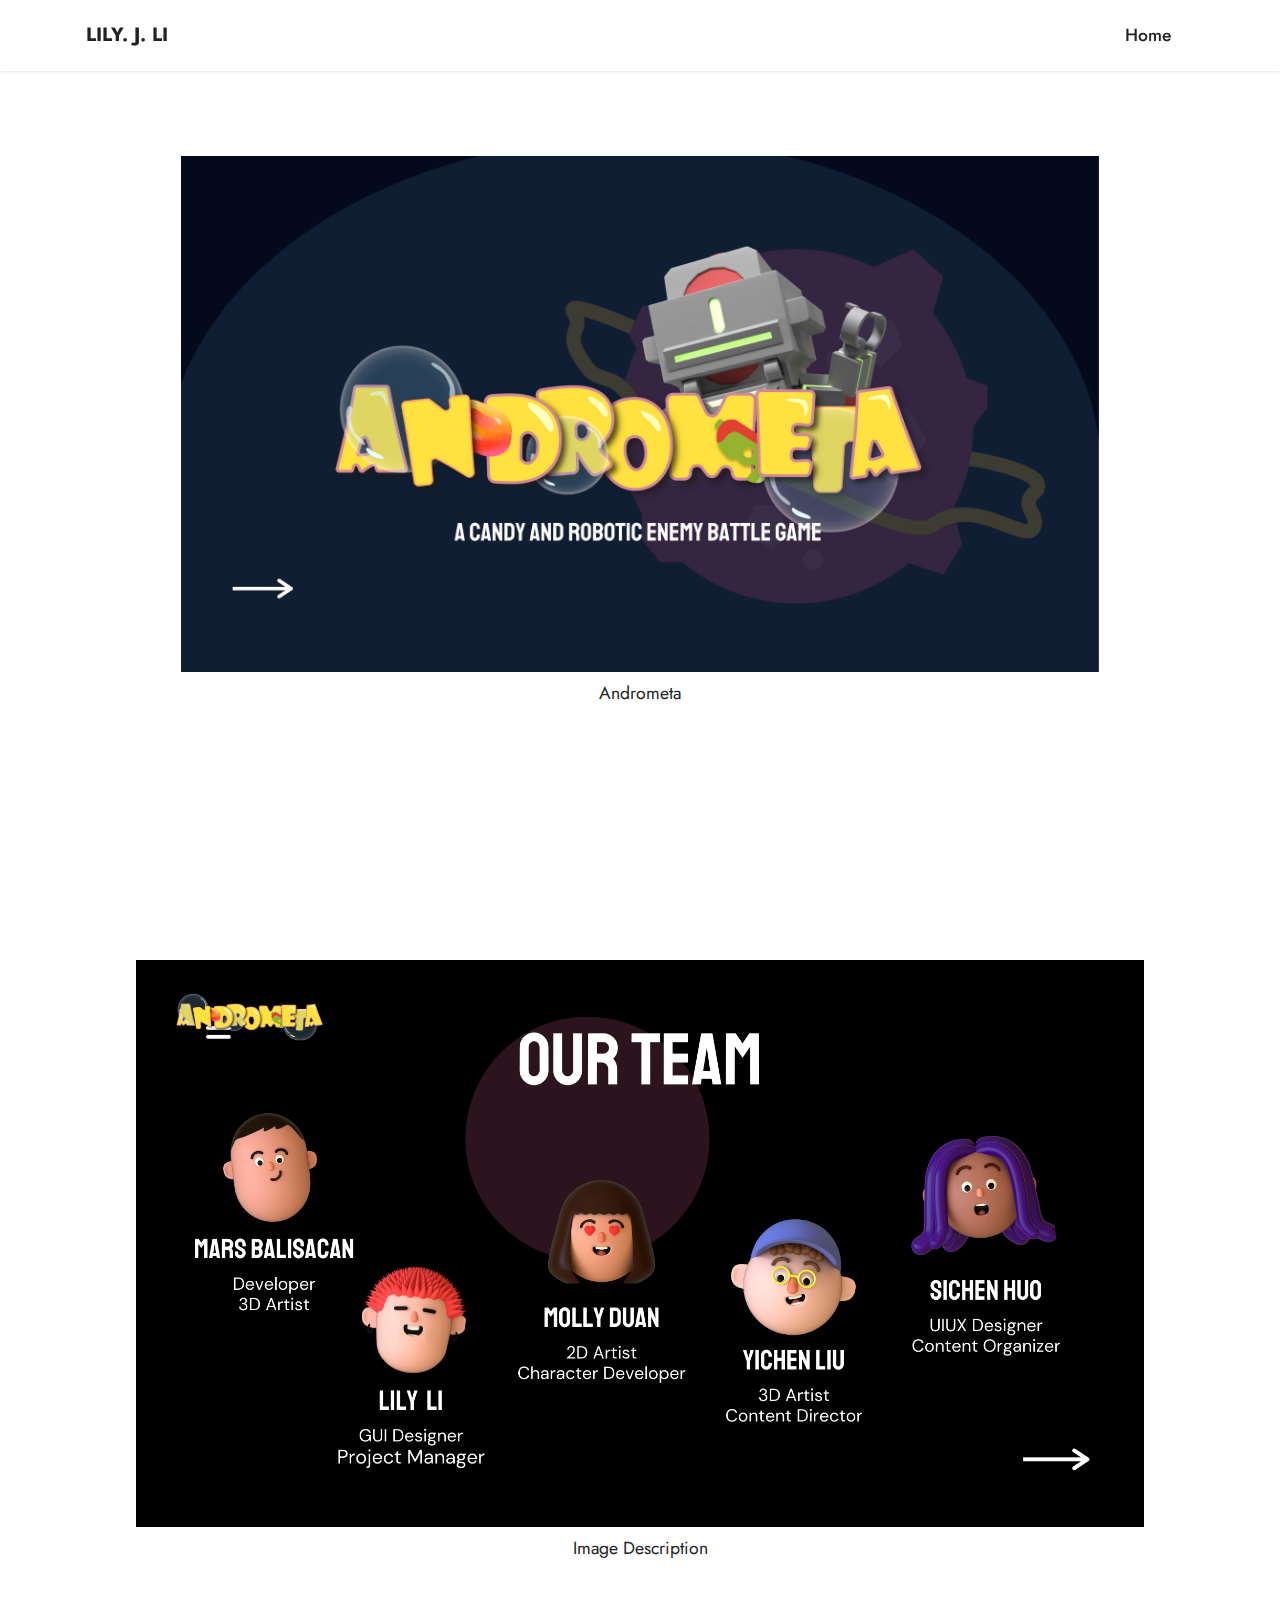
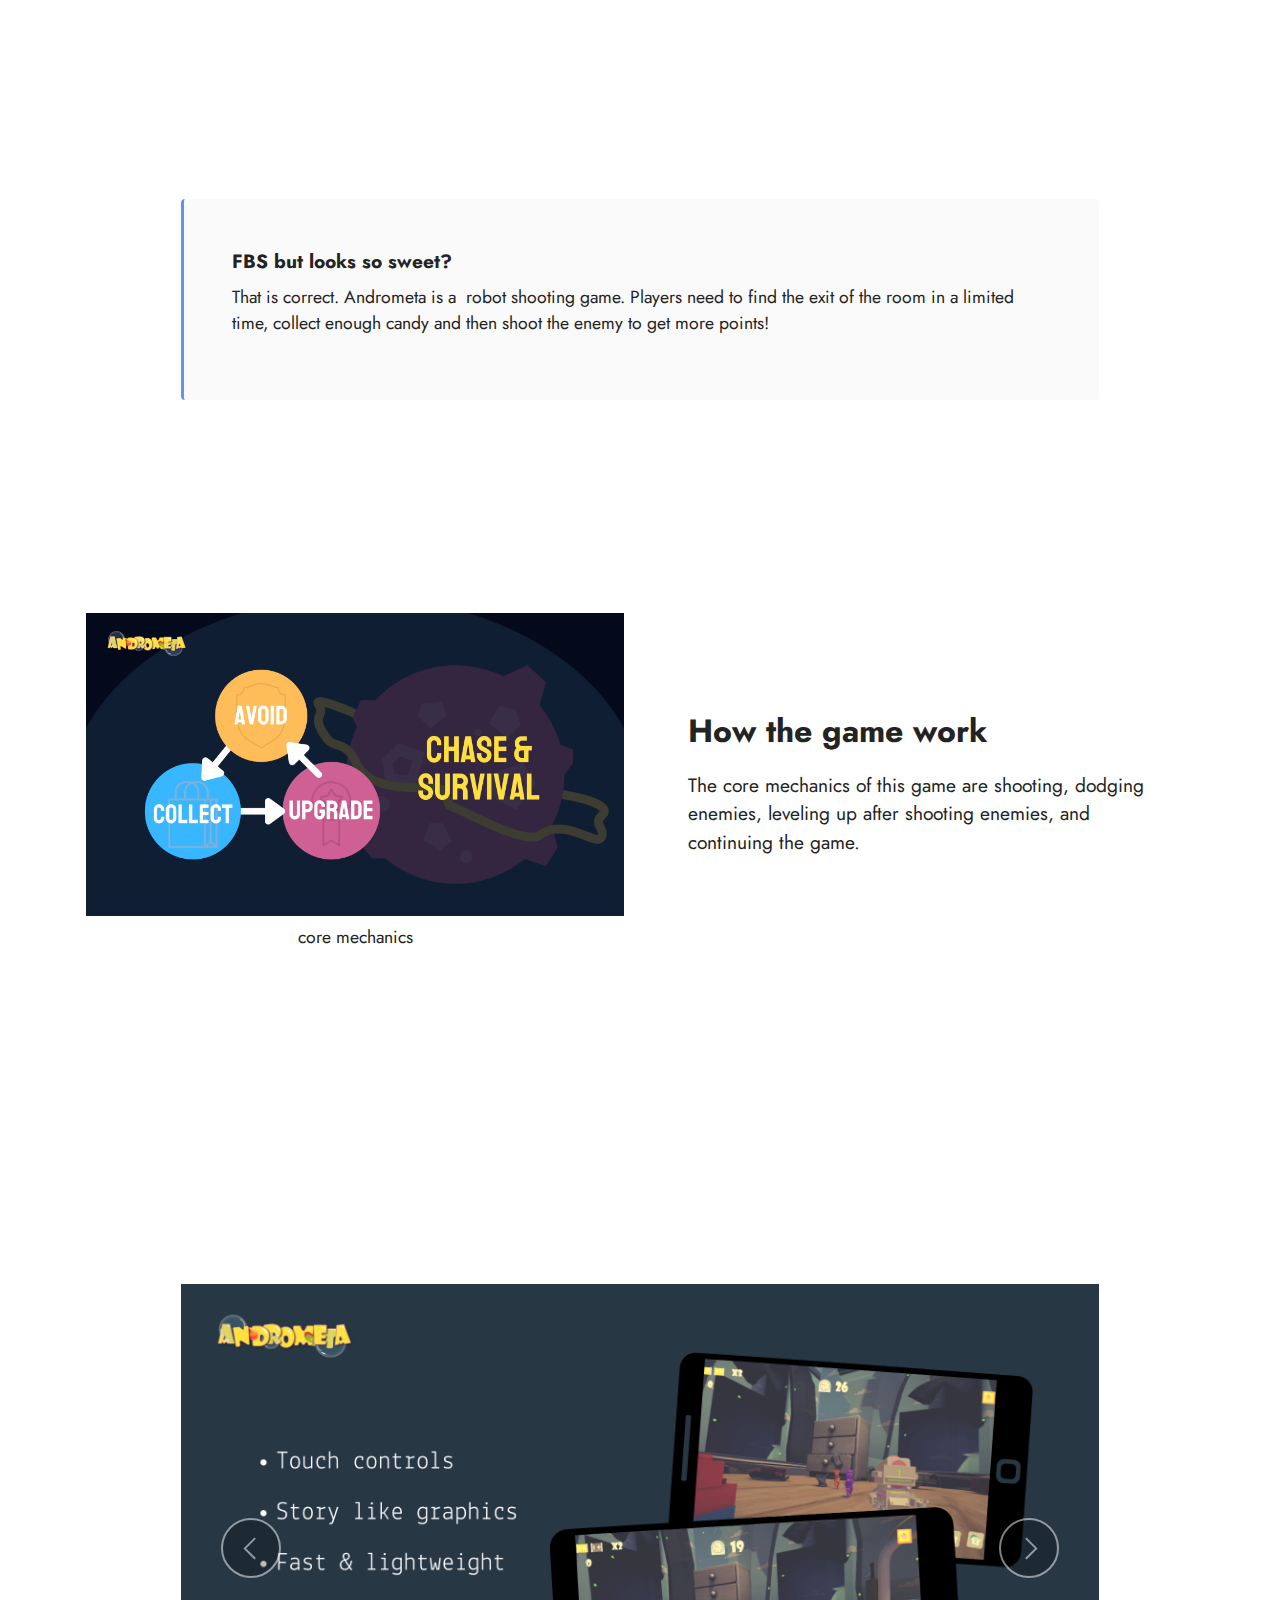
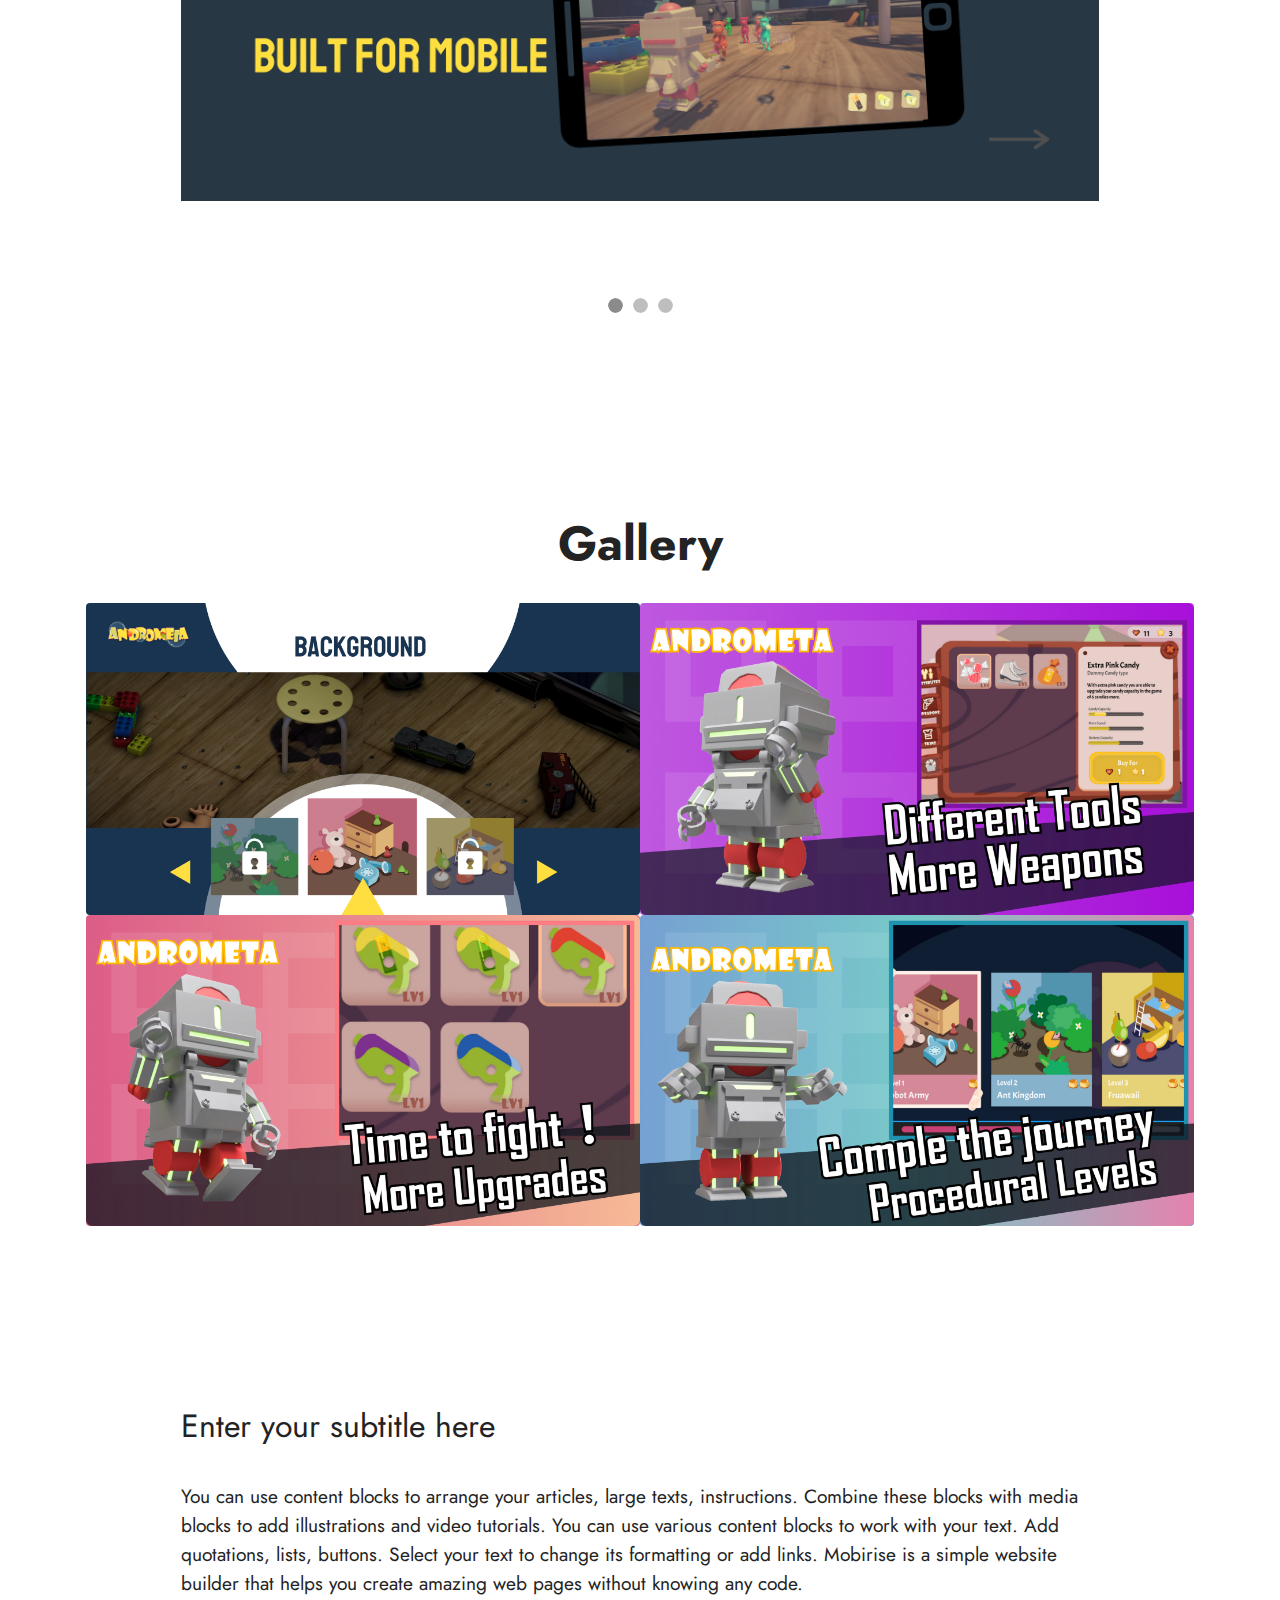
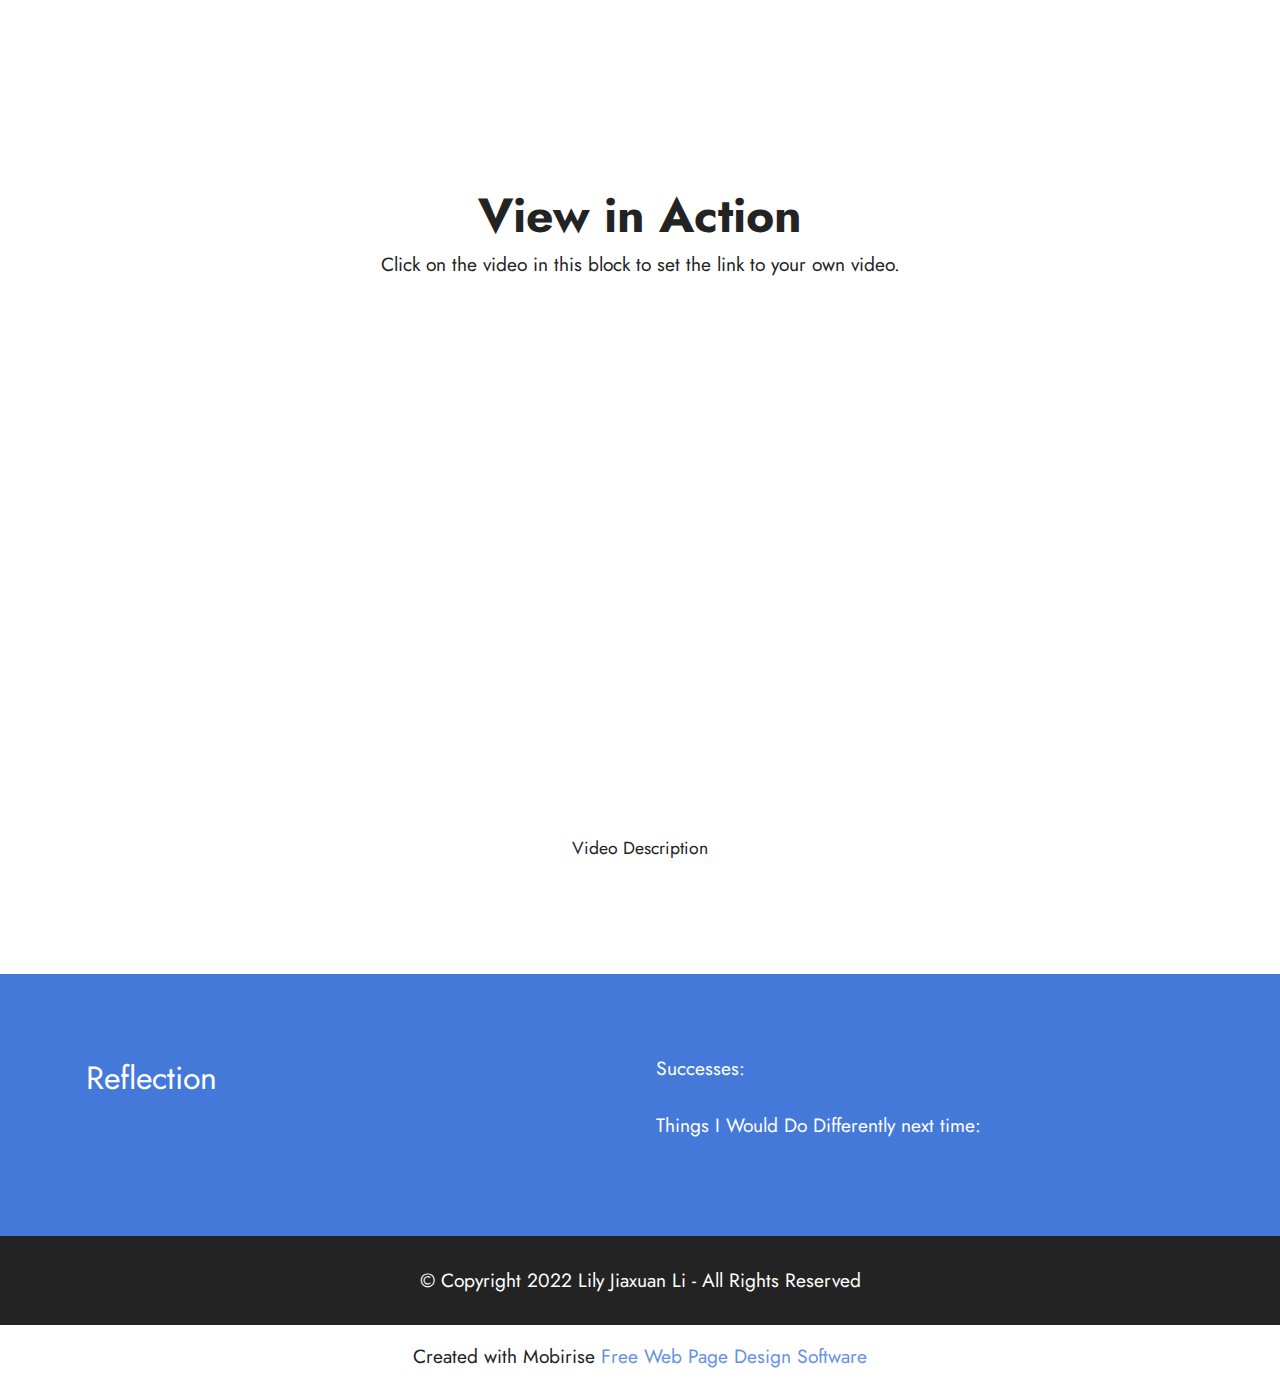
<file: page12.html>
<!DOCTYPE html>
<html  >
<head>
  <!-- Site made with Mobirise Website Builder v5.6.5, https://mobirise.com -->
  <meta charset="UTF-8">
  <meta http-equiv="X-UA-Compatible" content="IE=edge">
  <meta name="generator" content="Mobirise v5.6.5, mobirise.com">
  <meta name="twitter:card" content="summary_large_image"/>
  <meta name="twitter:image:src" content="">
  <meta property="og:image" content="">
  <meta name="twitter:title" content="ar">
  <meta name="viewport" content="width=device-width, initial-scale=1, minimum-scale=1">
  <link rel="shortcut icon" href="assets/images/title-128x105.png" type="image/x-icon">
  <meta name="description" content="">
  
  
  <title>ar</title>
  <link rel="stylesheet" href="assets/web/assets/mobirise-icons2/mobirise2.css">
  <link rel="stylesheet" href="assets/bootstrap/css/bootstrap.min.css">
  <link rel="stylesheet" href="assets/bootstrap/css/bootstrap-grid.min.css">
  <link rel="stylesheet" href="assets/bootstrap/css/bootstrap-reboot.min.css">
  <link rel="stylesheet" href="assets/dropdown/css/style.css">
  <link rel="stylesheet" href="assets/socicon/css/styles.css">
  <link rel="stylesheet" href="assets/theme/css/style.css">
  <link rel="preload" href="https://fonts.googleapis.com/css?family=Jost:100,200,300,400,500,600,700,800,900,100i,200i,300i,400i,500i,600i,700i,800i,900i&display=swap" as="style" onload="this.onload=null;this.rel='stylesheet'">
  <noscript><link rel="stylesheet" href="https://fonts.googleapis.com/css?family=Jost:100,200,300,400,500,600,700,800,900,100i,200i,300i,400i,500i,600i,700i,800i,900i&display=swap"></noscript>
  <link rel="preload" as="style" href="assets/mobirise/css/mbr-additional.css"><link rel="stylesheet" href="assets/mobirise/css/mbr-additional.css" type="text/css">
  
  
  
  
</head>
<body>
  
  <section data-bs-version="5.1" class="menu menu1 cid-t0RZgqYw01" once="menu" id="menu1-6e">
    

    <nav class="navbar navbar-dropdown navbar-fixed-top navbar-expand-lg">
        <div class="container">
            <div class="navbar-brand">
                
                <span class="navbar-caption-wrap"><a class="navbar-caption text-black text-primary display-7" href="index.html">LILY. J. LI</a></span>
            </div>
            <button class="navbar-toggler" type="button" data-toggle="collapse" data-bs-toggle="collapse" data-target="#navbarSupportedContent" data-bs-target="#navbarSupportedContent" aria-controls="navbarNavAltMarkup" aria-expanded="false" aria-label="Toggle navigation">
                <div class="hamburger">
                    <span></span>
                    <span></span>
                    <span></span>
                    <span></span>
                </div>
            </button>
            <div class="collapse navbar-collapse" id="navbarSupportedContent">
                <ul class="navbar-nav nav-dropdown nav-right" data-app-modern-menu="true"><li class="nav-item"><a class="nav-link link text-black text-primary display-4" href="index.html#gallery2-7">Home<br></a></li></ul>
                
                
            </div>
        </div>
    </nav>
</section>

<section data-bs-version="5.1" class="image3 cid-t0RZgrWFe7" id="image3-6f">
    

    

    <div class="container">
        <div class="row justify-content-center">
            <div class="col-12 col-lg-10">
                <div class="image-wrapper">
                    <img src="assets/images/1.png" alt="Mobirise Website Builder">
                    <p class="mbr-description mbr-fonts-style mt-2 align-center display-4">
                        Andrometa</p>
                </div>
            </div>
        </div>
    </div>
</section>

<section data-bs-version="5.1" class="image3 cid-t0RZgsHHGk mbr-fullscreen" id="image3-6g">
    

    

    <div class="container-fluid">
        <div class="row justify-content-center">
            <div class="col-12 col-lg-10">
                <div class="image-wrapper">
                    <img src="assets/images/25.png" alt="Mobirise Website Builder">
                    <p class="mbr-description mbr-fonts-style mt-2 align-center display-4">
                        Image Description</p>
                </div>
            </div>
        </div>
    </div>
</section>

<section data-bs-version="5.1" class="content7 cid-t0RZgtoM2x" id="content7-6h">
    
    <div class="container">
        <div class="row justify-content-center">
            <div class="col-12 col-md-10">
                <blockquote>
                <h5 class="mbr-section-title mbr-fonts-style mb-2 display-7"><strong>FBS but looks so sweet?</strong></h5>
                <p class="mbr-text mbr-fonts-style display-4">That is correct. Andrometa is a&nbsp; robot shooting game. Players need to find the exit of the room in a limited time, collect enough candy and then shoot the enemy to get more points!</p></blockquote>
            </div>
        </div>
    </div>
</section>

<section data-bs-version="5.1" class="image1 cid-t0RZgu1IMl" id="image1-6i">
    

    

    <div class="container">
        <div class="row align-items-center">
            <div class="col-12 col-lg-6">
                <div class="image-wrapper">
                    <img src="assets/images/core-gameplay.png" alt="Mobirise Website Builder">
                    <p class="mbr-description mbr-fonts-style pt-2 align-center display-4">
                    core mechanics</p>
                </div>
            </div>
            <div class="col-12 col-lg">
                <div class="text-wrapper">
                    <h3 class="mbr-section-title mbr-fonts-style mb-3 display-5">
                        <strong>How the game work&nbsp;</strong></h3>
                    <p class="mbr-text mbr-fonts-style display-7">The core mechanics of this game are shooting, dodging enemies, leveling up after shooting enemies, and continuing the game.</p>
                </div>
            </div>
        </div>
    </div>
</section>

<section data-bs-version="5.1" class="slider2 cid-t0RZguG6wa" id="slider2-6j">
    

    
    <div class="container">
        <div class="row justify-content-center">
            <div class="col-12 col-md-10">
                <div class="carousel slide" id="t0Wcs1Xx9b" data-interval="5000" data-bs-interval="5000">
                    
                    <ol class="carousel-indicators">
                        <li data-slide-to="0" data-bs-slide-to="0" class="active" data-target="#t0Wcs1Xx9b" data-bs-target="#t0Wcs1Xx9b"></li>
                        <li data-slide-to="1" data-bs-slide-to="1" data-target="#t0Wcs1Xx9b" data-bs-target="#t0Wcs1Xx9b"></li>
                        <li data-slide-to="2" data-bs-slide-to="2" data-target="#t0Wcs1Xx9b" data-bs-target="#t0Wcs1Xx9b"></li>
                    </ol>
                    <div class="carousel-inner">
                        <div class="carousel-item slider-image item active">
                            <div class="item-wrapper">
                                <img class="d-block w-100" src="assets/images/9.png" alt="Mobirise Website Builder">
                                
                            </div>
                        </div>
                        <div class="carousel-item slider-image item">
                            <div class="item-wrapper">
                                <img class="d-block w-100" src="assets/images/17.png" alt="Mobirise Website Builder">
                                
                            </div>
                        </div>
                        <div class="carousel-item slider-image item">
                            <div class="item-wrapper">
                                <img class="d-block w-100" src="assets/images/18.png" alt="Mobirise Website Builder">
                                
                            </div>
                        </div>
                    </div>
                    <a class="carousel-control carousel-control-prev" role="button" data-slide="prev" data-bs-slide="prev" href="#t0Wcs1Xx9b">
                        <span class="mobi-mbri mobi-mbri-arrow-prev" aria-hidden="true"></span>
                        <span class="sr-only visually-hidden">Previous</span>
                    </a>
                    <a class="carousel-control carousel-control-next" role="button" data-slide="next" data-bs-slide="next" href="#t0Wcs1Xx9b">
                        <span class="mobi-mbri mobi-mbri-arrow-next" aria-hidden="true"></span>
                        <span class="sr-only visually-hidden">Next</span>
                    </a>
                </div>
            </div>
        </div>
    </div>
</section>

<section data-bs-version="5.1" class="gallery1 cid-t0RZgvlJsu" id="gallery1-6k">
    
    
    <div class="container">
        <div class="mbr-section-head">
            <h4 class="mbr-section-title mbr-fonts-style align-center mb-0 display-2">
                <strong>Gallery</strong></h4>
            
        </div>
        <div class="row mt-4">
            <div class="item features-image сol-12 col-md-6 col-lg-6">
                <div class="item-wrapper">
                    <div class="item-img">
                        <img src="assets/images/20.png" alt="Mobirise Website Builder">
                    </div>
                    
                    
                </div>
            </div>
            <div class="item features-image сol-12 col-md-6 col-lg-6">
                <div class="item-wrapper">
                    <div class="item-img">
                        <img src="assets/images/13.png" alt="Mobirise Website Builder">
                    </div>
                    
                    
                </div>
            </div>
            <div class="item features-image сol-12 col-md-6 col-lg-6">
                <div class="item-wrapper">
                    <div class="item-img">
                        <img src="assets/images/14.png" alt="Mobirise Website Builder">
                    </div>
                    
                    
                </div>
            </div>
            <div class="item features-image сol-12 col-md-6 col-lg-6">
                <div class="item-wrapper">
                    <div class="item-img">
                        <img src="assets/images/12.png" alt="Mobirise Website Builder" title="">
                    </div>
                    
                    
                </div>
            </div>
        </div>
    </div>
</section>

<section data-bs-version="5.1" class="content5 cid-t0RZgw9reC" id="content5-6l">
    
    <div class="container">
        <div class="row justify-content-center">
            <div class="col-md-12 col-lg-10">
                
                <h4 class="mbr-section-subtitle mbr-fonts-style mb-4 display-5">
                    Enter your subtitle here
                </h4>
                <p class="mbr-text mbr-fonts-style display-7">
                    You can use content blocks to arrange your articles, large texts, instructions. Combine these blocks with media blocks to add illustrations and video tutorials. You can use various content blocks to work with your text. Add quotations, lists, buttons. Select your text to change its formatting or add links. Mobirise is a simple website builder that helps you create amazing web pages without knowing any code.</p>
            </div>
        </div>
    </div>
</section>

<section data-bs-version="5.1" class="video2 cid-t0RZgwHQNn" id="video2-6m">
    
    
    <div class="container">
        <div class="mbr-section-head">
            <h4 class="mbr-section-title mbr-fonts-style mb-0 display-2">
                <strong>View in Action</strong></h4>
            <h5 class="mbr-section-subtitle mbr-fonts-style mb-0 mt-2 display-7">Click on the video in this block to set the link to
                your own video.</h5>
        </div>
        <div class="row justify-content-center mt-4">
            <div class="col-12 col-md-10 video-block">
                <div class="video-wrapper"><iframe class="mbr-embedded-video" src="https://player.vimeo.com/video/654094042?autoplay=1&amp;loop=0" width="1280" height="720" frameborder="0" allowfullscreen></iframe></div>
                <p class="mbr-text pt-2 mbr-fonts-style display-4">
                    Video Description</p>
            </div>
        </div>
    </div>
</section>

<section data-bs-version="5.1" class="content10 cid-t0RZgxmHY7" id="content10-6n">
    
    <div class="container">
        <div class="row justify-content-center">
            <div class="col-12 col-md">
                
                <h6 class="mbr-section-subtitle mbr-fonts-style mb-4 display-5">Reflection</h6>
            </div>
            <div class="col-md-12 col-lg-6">
                <p class="mbr-text mbr-fonts-style display-7">Successes:<br><br>Things I Would Do Differently next time:<br></p>
            </div>
        </div>
    </div>
</section>

<section data-bs-version="5.1" class="footer7 cid-t0RZgxVWck" once="footers" id="footer7-6o">

    

    

    <div class="container">
        <div class="media-container-row align-center mbr-white">
            <div class="col-12">
                <p class="mbr-text mb-0 mbr-fonts-style display-7">
                    © Copyright 2022 Lily Jiaxuan Li - All Rights Reserved
                </p>
            </div>
        </div>
    </div>
</section><section class="display-7" style="padding: 0;align-items: center;justify-content: center;flex-wrap: wrap;    align-content: center;display: flex;position: relative;height: 4rem;"><a href="https://mobiri.se/1674892" style="flex: 1 1;height: 4rem;position: absolute;width: 100%;z-index: 1;"><img alt="" style="height: 4rem;" src="[data-uri]"></a><p style="margin: 0;text-align: center;" class="display-7">Created with Mobirise &#8204;</p><a style="z-index:1" href="https://mobirise.com/website-design-software.html">Free Web Page Design Software</a></section><script src="assets/bootstrap/js/bootstrap.bundle.min.js"></script>  <script src="assets/smoothscroll/smooth-scroll.js"></script>  <script src="assets/ytplayer/index.js"></script>  <script src="assets/dropdown/js/navbar-dropdown.js"></script>  <script src="assets/playervimeo/vimeo_player.js"></script>  <script src="assets/theme/js/script.js"></script>  
  
  
</body>
</html>
</file>
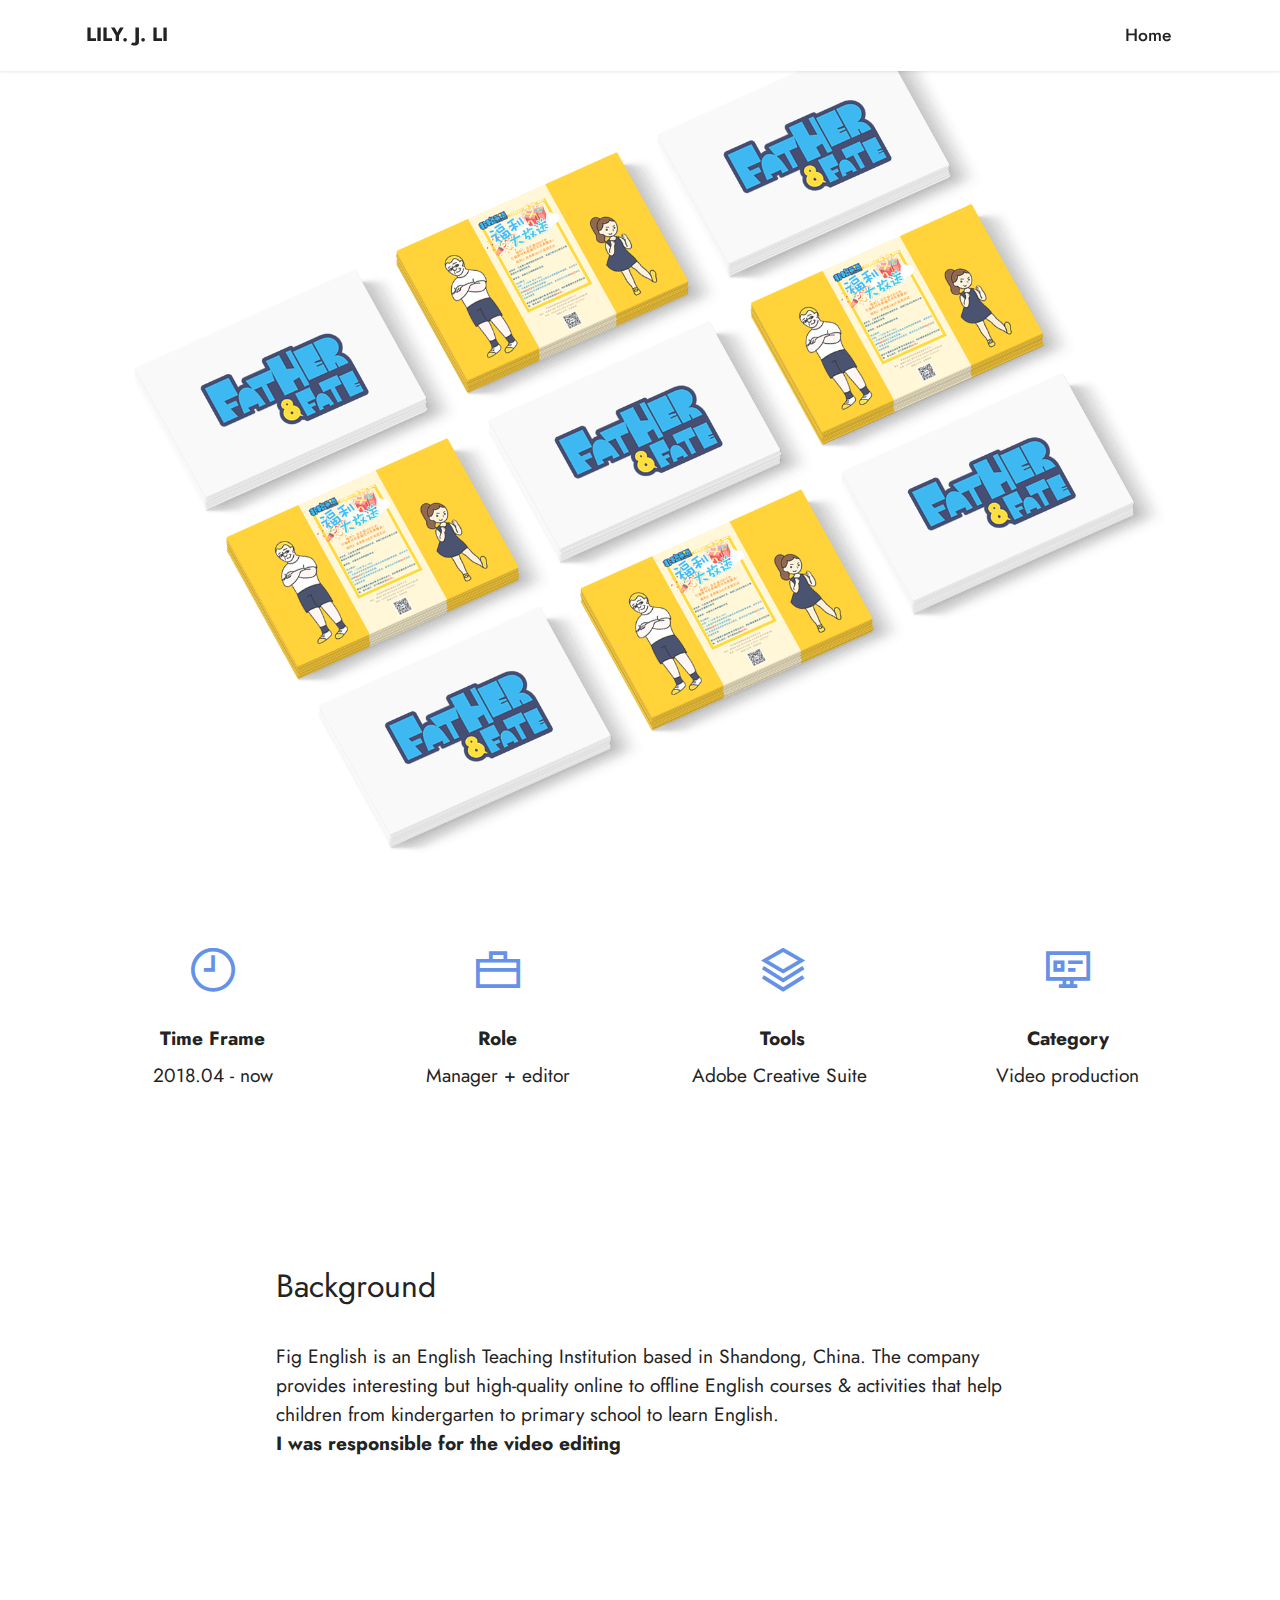
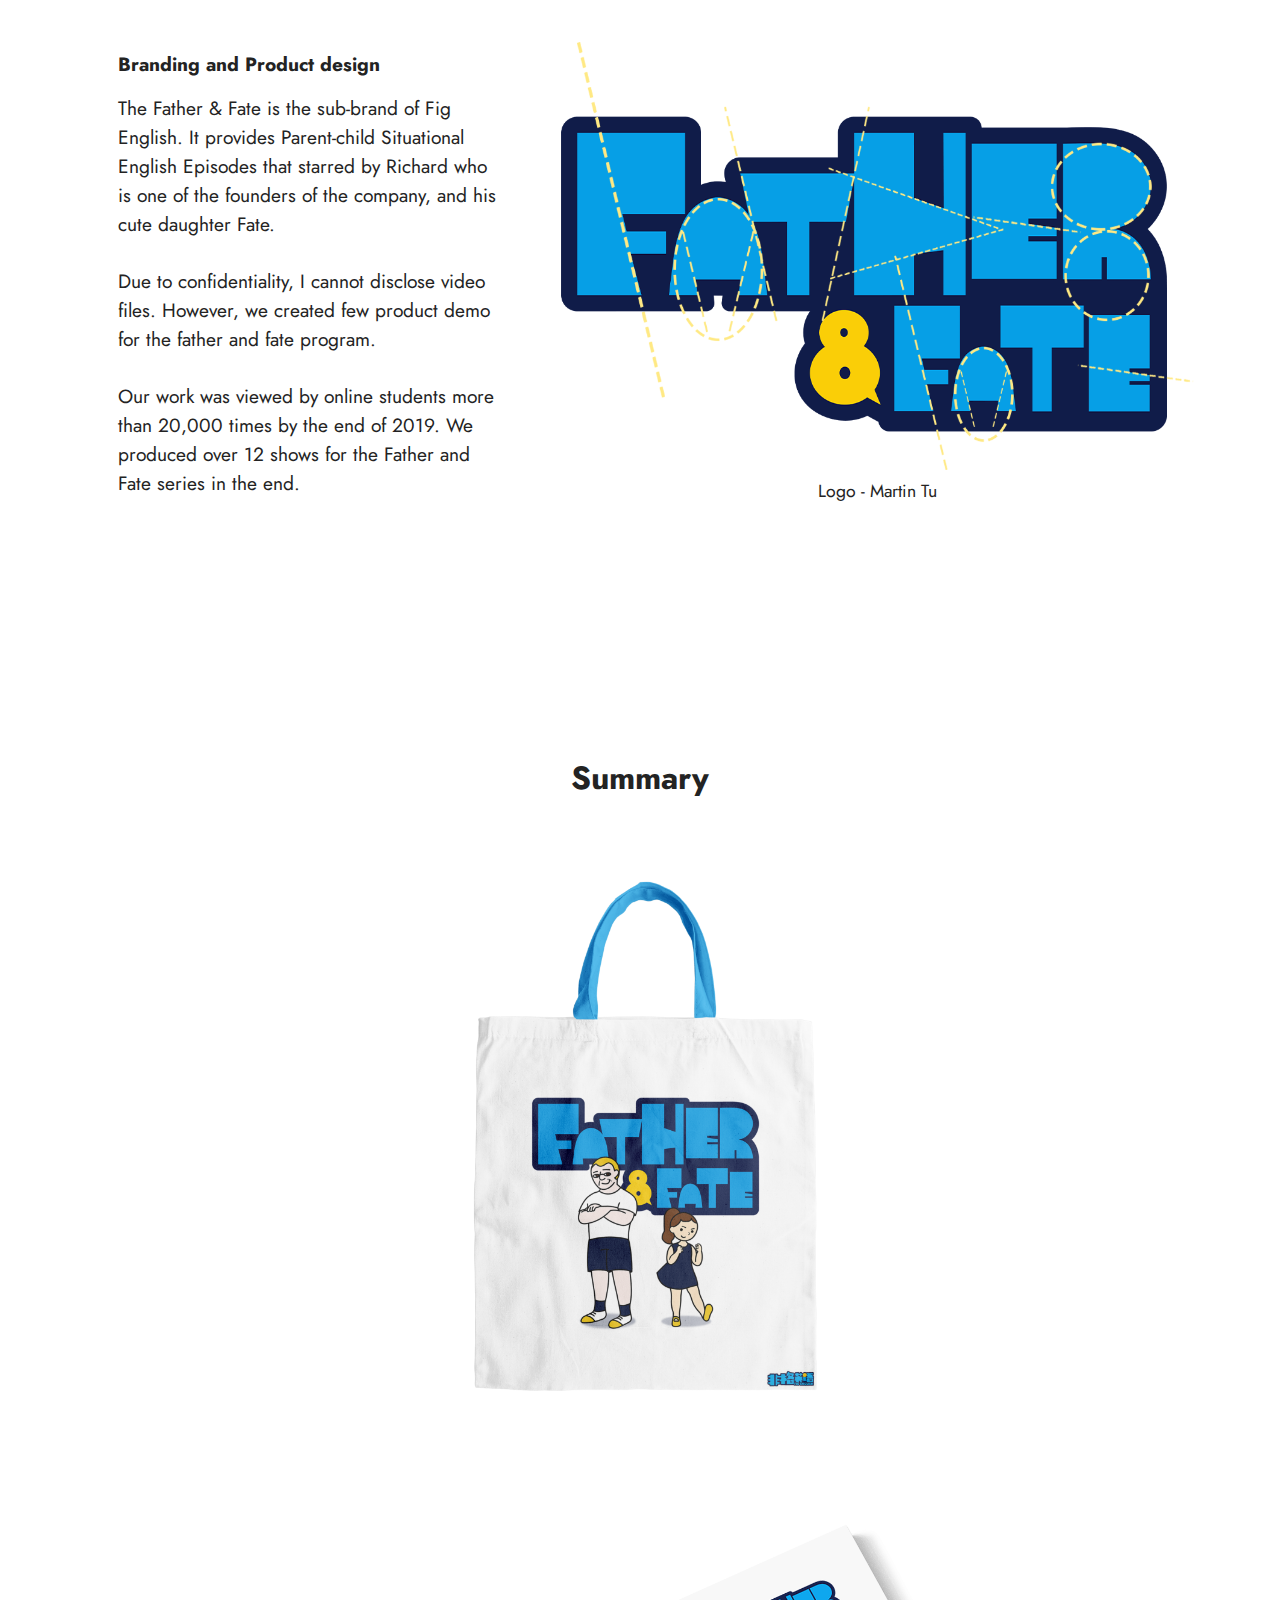
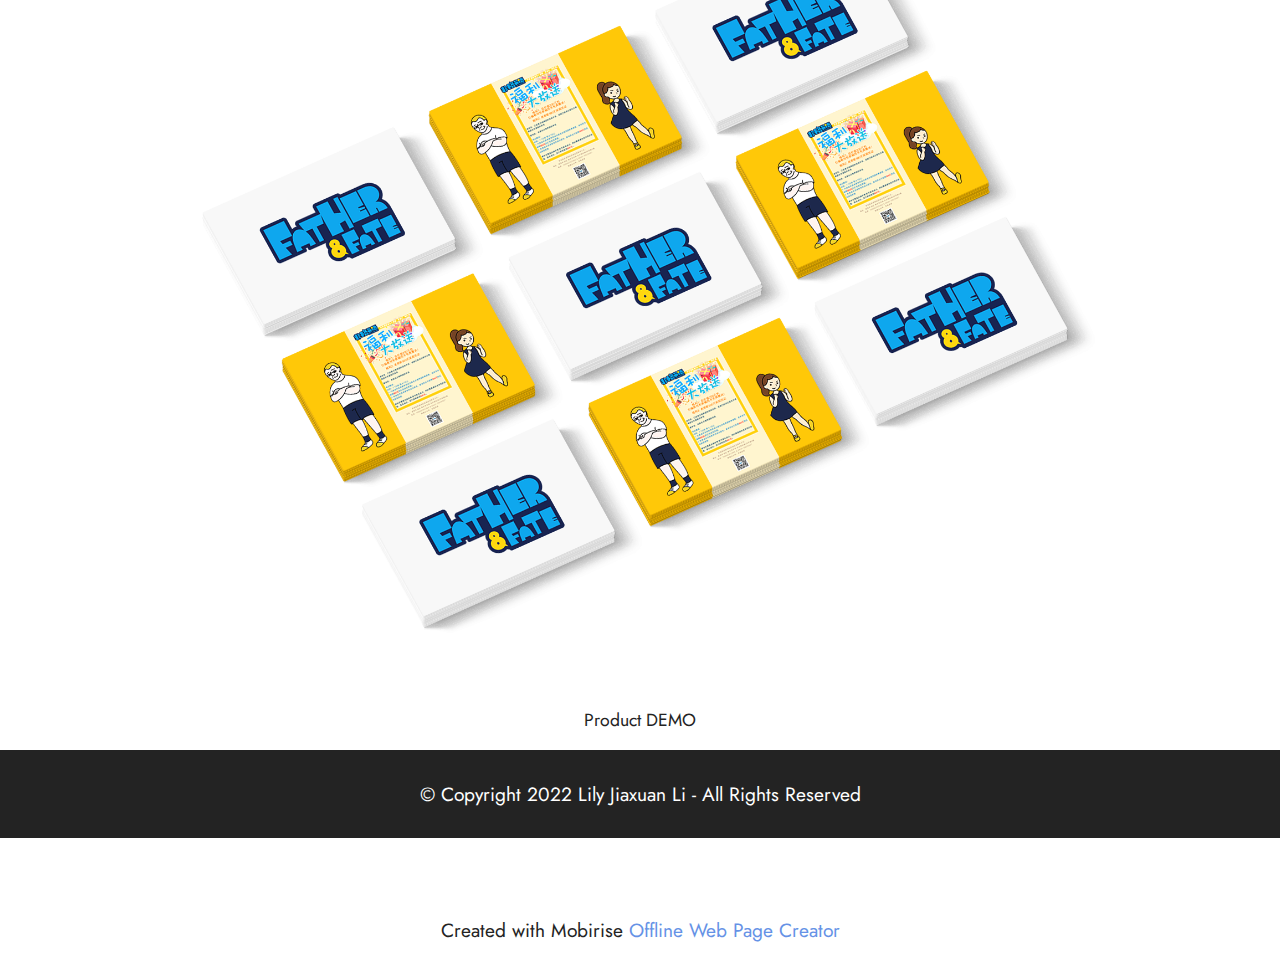
<file: page8.html>
<!DOCTYPE html>
<html  >
<head>
  <!-- Site made with Mobirise Website Builder v5.6.5, https://mobirise.com -->
  <meta charset="UTF-8">
  <meta http-equiv="X-UA-Compatible" content="IE=edge">
  <meta name="generator" content="Mobirise v5.6.5, mobirise.com">
  <meta name="twitter:card" content="summary_large_image"/>
  <meta name="twitter:image:src" content="">
  <meta property="og:image" content="">
  <meta name="twitter:title" content="FigEn">
  <meta name="viewport" content="width=device-width, initial-scale=1, minimum-scale=1">
  <link rel="shortcut icon" href="assets/images/title-128x105.png" type="image/x-icon">
  <meta name="description" content="">
  
  
  <title>FigEn</title>
  <link rel="stylesheet" href="assets/web/assets/mobirise-icons2/mobirise2.css">
  <link rel="stylesheet" href="assets/bootstrap/css/bootstrap.min.css">
  <link rel="stylesheet" href="assets/bootstrap/css/bootstrap-grid.min.css">
  <link rel="stylesheet" href="assets/bootstrap/css/bootstrap-reboot.min.css">
  <link rel="stylesheet" href="assets/dropdown/css/style.css">
  <link rel="stylesheet" href="assets/socicon/css/styles.css">
  <link rel="stylesheet" href="assets/theme/css/style.css">
  <link rel="preload" href="https://fonts.googleapis.com/css?family=Jost:100,200,300,400,500,600,700,800,900,100i,200i,300i,400i,500i,600i,700i,800i,900i&display=swap" as="style" onload="this.onload=null;this.rel='stylesheet'">
  <noscript><link rel="stylesheet" href="https://fonts.googleapis.com/css?family=Jost:100,200,300,400,500,600,700,800,900,100i,200i,300i,400i,500i,600i,700i,800i,900i&display=swap"></noscript>
  <link rel="preload" as="style" href="assets/mobirise/css/mbr-additional.css"><link rel="stylesheet" href="assets/mobirise/css/mbr-additional.css" type="text/css">
  
  
  
  
</head>
<body>
  
  <section data-bs-version="5.1" class="header3 cid-si8mzpoAMJ mbr-fullscreen" id="header3-58">

    

    <div class="mbr-overlay" style="opacity: 0.2; background-color: rgb(255, 255, 255);"></div>

    <div class="align-center container">
        <div class="row justify-content-end">
            <div class="col-12 col-lg-6">
                
                
                
                
            </div>
        </div>
    </div>
</section>

<section data-bs-version="5.1" class="features1 cid-si8mzqb9Sj" id="features1-59">
    

    
    <div class="container">
        <div class="row">
            <div class="col-12">
                <h3 class="mbr-section-title mbr-fonts-style align-center mb-0 display-7"></h3>
                
            </div>
        </div>
        <div class="row">
            <div class="card col-12 col-md-6 col-lg-3">
                <div class="card-wrapper">
                    <div class="card-box align-center">
                        <div class="iconfont-wrapper">
                            <span class="mbr-iconfont mobi-mbri-clock mobi-mbri" style="font-size: 44px;"></span>
                        </div>
                        <h5 class="card-title mbr-fonts-style display-7"><strong>Time Frame</strong></h5>
                        <p class="card-text mbr-fonts-style display-7">2018.04 - now</p>
                    </div>
                </div>
            </div>
            <div class="card col-12 col-md-6 col-lg-3">
                <div class="card-wrapper">
                    <div class="card-box align-center">
                        <div class="iconfont-wrapper">
                            <span class="mbr-iconfont mobi-mbri-briefcase mobi-mbri" style="font-size: 44px;"></span>
                        </div>
                        <h5 class="card-title mbr-fonts-style display-7"><strong>Role</strong></h5>
                        <p class="card-text mbr-fonts-style display-7">Manager + editor</p>
                    </div>
                </div>
            </div>
            <div class="card col-12 col-md-6 col-lg-3">
                <div class="card-wrapper">
                    <div class="card-box align-center">
                        <div class="iconfont-wrapper">
                            <span class="mbr-iconfont mobi-mbri-layers mobi-mbri" style="font-size: 44px;"></span>
                        </div>
                        <h5 class="card-title mbr-fonts-style display-7"><span style="font-size: 19.2px;"><strong>Tools</strong></span><br></h5>
                        <p class="card-text mbr-fonts-style display-7">Adobe Creative Suite&nbsp;<br><br></p>
                    </div>
                </div>
            </div>
            <div class="card col-12 col-md-6 col-lg-3">
                <div class="card-wrapper">
                    <div class="card-box align-center">
                        <div class="iconfont-wrapper">
                            <span class="mbr-iconfont mobi-mbri-sites mobi-mbri" style="font-size: 44px;"></span>
                        </div>
                        <h5 class="card-title mbr-fonts-style display-7"><span style="font-size: 19.2px;"><strong>Category</strong></span><br></h5>
                        <p class="card-text mbr-fonts-style display-7">Video production</p>
                    </div>
                </div>
            </div>
        </div>
    </div>
</section>

<section data-bs-version="5.1" class="content5 cid-si8mzqXLRF" id="content5-5a">
    
    <div class="container">
        <div class="row justify-content-center">
            <div class="col-md-12 col-lg-8">
                
                <h4 class="mbr-section-subtitle mbr-fonts-style mb-4 display-5">Background</h4>
                <p class="mbr-text mbr-fonts-style display-7">Fig English is an English Teaching Institution based in Shandong, China. The company provides interesting but high-quality online to offline English courses &amp; activities that help children from kindergarten to primary school to learn English.<strong>&nbsp;</strong><br><strong>I was responsible for the video </strong><span style="font-size: 19.2px;"><strong>editing</strong></span><strong>&nbsp;</strong><br></p>
            </div>
        </div>
    </div>
</section>

<section data-bs-version="5.1" class="image2 cid-si8mzs8XQ2" id="image2-5c">
    

    

    <div class="container">
        <div class="row align-items-center">
            <div class="col-12 col-lg-7">
                <div class="image-wrapper">
                    <img src="assets/images/20201202214025.png" alt="Mobirise">
                    <p class="mbr-description mbr-fonts-style mt-2 align-center display-4">Logo - Martin Tu</p>
                </div>
            </div>
            <div class="col-12 col-lg">
                <div class="text-wrapper">
                    <h3 class="mbr-section-title mbr-fonts-style mb-3 display-7"><strong>Branding and Product&nbsp;</strong><span style="font-size: 19.2px;"><strong>design</strong></span></h3>
                    <p class="mbr-text mbr-fonts-style display-7">The Father &amp; Fate is the sub-brand of Fig English. It provides Parent-child Situational English Episodes that starred by Richard who is one of the founders of the company, and his cute daughter Fate.&nbsp;<br><br>Due to confidentiality, I cannot disclose video files. However, we created few product demo for the father and fate program.<br><br>Our work was viewed by online students more than 20,000 times by the end of 2019. We produced over 12 shows for the Father and Fate series in the end.</p>
                </div>
            </div>
        </div>
    </div>
</section>

<section data-bs-version="5.1" class="header10 cid-si8mzu0GcK" id="header10-5f">

    

    

    <div class="align-center container-fluid">
        <div class="row justify-content-center">
            <div class="col-md-12 col-lg-9">
                <h1 class="mbr-section-title mbr-fonts-style mb-3 display-5"><strong>Summary</strong></h1>
                
                
                <div class="image-wrap mt-4">
                    <img src="assets/images/20201202214015.png" alt="Mobirise" title="">
                </div>
            </div>
        </div>
    </div>
</section>

<section data-bs-version="5.1" class="image3 cid-si8mzuBomU" id="image3-5g">
    

    

    <div class="container">
        <div class="row justify-content-center">
            <div class="col-12 col-lg-12">
                <div class="image-wrapper">
                    <img src="assets/images/20201202213956.png" alt="game">
                    <p class="mbr-description mbr-fonts-style mt-2 align-center display-4">Product DEMO</p>
                </div>
            </div>
        </div>
    </div>
</section>

<section data-bs-version="5.1" class="footer7 cid-si8mzvLs4N" once="footers" id="footer7-5i">

    

    

    <div class="container">
        <div class="media-container-row align-center mbr-white">
            <div class="col-12">
                <p class="mbr-text mb-0 mbr-fonts-style display-7">
                    © Copyright 2022 Lily Jiaxuan Li - All Rights Reserved
                </p>
            </div>
        </div>
    </div>
</section>

<section data-bs-version="5.1" class="menu menu1 cid-si8mzwjd3s" once="menu" id="menu1-5j">
    

    <nav class="navbar navbar-dropdown navbar-fixed-top navbar-expand-lg">
        <div class="container">
            <div class="navbar-brand">
                
                <span class="navbar-caption-wrap"><a class="navbar-caption text-black text-primary display-7" href="index.html">LILY. J. LI</a></span>
            </div>
            <button class="navbar-toggler" type="button" data-toggle="collapse" data-bs-toggle="collapse" data-target="#navbarSupportedContent" data-bs-target="#navbarSupportedContent" aria-controls="navbarNavAltMarkup" aria-expanded="false" aria-label="Toggle navigation">
                <div class="hamburger">
                    <span></span>
                    <span></span>
                    <span></span>
                    <span></span>
                </div>
            </button>
            <div class="collapse navbar-collapse" id="navbarSupportedContent">
                <ul class="navbar-nav nav-dropdown nav-right" data-app-modern-menu="true"><li class="nav-item"><a class="nav-link link text-black text-primary display-4" href="index.html#gallery2-7">Home<br></a></li></ul>
                
                
            </div>
        </div>
    </nav>
</section><section class="display-7" style="padding: 0;align-items: center;justify-content: center;flex-wrap: wrap;    align-content: center;display: flex;position: relative;height: 4rem;"><a href="https://mobiri.se/1674892" style="flex: 1 1;height: 4rem;position: absolute;width: 100%;z-index: 1;"><img alt="" style="height: 4rem;" src="[data-uri]"></a><p style="margin: 0;text-align: center;" class="display-7">Created with Mobirise &#8204;</p><a style="z-index:1" href="https://mobirise.com/offline-website-builder.html">Offline Web Page Creator</a></section><script src="assets/bootstrap/js/bootstrap.bundle.min.js"></script>  <script src="assets/smoothscroll/smooth-scroll.js"></script>  <script src="assets/ytplayer/index.js"></script>  <script src="assets/dropdown/js/navbar-dropdown.js"></script>  <script src="assets/theme/js/script.js"></script>  
  
  
</body>
</html>
</file>
<file: assets/web/assets/mobirise-icons2/mobirise2.css>
@font-face {
  font-family: 'Moririse2';
  font-display: swap;
  src:  url('mobirise2.eot?f2bix4');
  src:  url('mobirise2.eot?f2bix4#iefix') format('embedded-opentype'),
    url('mobirise2.ttf?f2bix4') format('truetype'),
    url('mobirise2.woff?f2bix4') format('woff'),
    url('mobirise2.svg?f2bix4#mobirise2') format('svg');
  font-weight: normal;
  font-style: normal;
}

[class^="mobi-"], [class*=" mobi-"] {
  /* use !important to prevent issues with browser extensions that change fonts */
  font-family: 'Moririse2' !important;
  speak: none;
  font-style: normal;
  font-weight: normal;
  font-variant: normal;
  text-transform: none;
  line-height: 1;

  /* Better Font Rendering =========== */
  -webkit-font-smoothing: antialiased;
  -moz-osx-font-smoothing: grayscale;
}

.mobi-mbri-add-submenu:before {
  content: "\e900";
}
.mobi-mbri-alert:before {
  content: "\e901";
}
.mobi-mbri-align-center:before {
  content: "\e902";
}
.mobi-mbri-align-justify:before {
  content: "\e903";
}
.mobi-mbri-align-left:before {
  content: "\e904";
}
.mobi-mbri-align-right:before {
  content: "\e905";
}
.mobi-mbri-android:before {
  content: "\e906";
}
.mobi-mbri-apple:before {
  content: "\e907";
}
.mobi-mbri-arrow-down:before {
  content: "\e908";
}
.mobi-mbri-arrow-next:before {
  content: "\e909";
}
.mobi-mbri-arrow-prev:before {
  content: "\e90a";
}
.mobi-mbri-arrow-up:before {
  content: "\e90b";
}
.mobi-mbri-bold:before {
  content: "\e90c";
}
.mobi-mbri-bookmark:before {
  content: "\e90d";
}
.mobi-mbri-bootstrap:before {
  content: "\e90e";
}
.mobi-mbri-briefcase:before {
  content: "\e90f";
}
.mobi-mbri-browse:before {
  content: "\e910";
}
.mobi-mbri-bulleted-list:before {
  content: "\e911";
}
.mobi-mbri-calendar:before {
  content: "\e912";
}
.mobi-mbri-camera:before {
  content: "\e913";
}
.mobi-mbri-cart-add:before {
  content: "\e914";
}
.mobi-mbri-cart-full:before {
  content: "\e915";
}
.mobi-mbri-cash:before {
  content: "\e916";
}
.mobi-mbri-change-style:before {
  content: "\e917";
}
.mobi-mbri-chat:before {
  content: "\e918";
}
.mobi-mbri-clock:before {
  content: "\e919";
}
.mobi-mbri-close:before {
  content: "\e91a";
}
.mobi-mbri-cloud:before {
  content: "\e91b";
}
.mobi-mbri-code:before {
  content: "\e91c";
}
.mobi-mbri-contact-form:before {
  content: "\e91d";
}
.mobi-mbri-credit-card:before {
  content: "\e91e";
}
.mobi-mbri-cursor-click:before {
  content: "\e91f";
}
.mobi-mbri-cust-feedback:before {
  content: "\e920";
}
.mobi-mbri-database:before {
  content: "\e921";
}
.mobi-mbri-delivery:before {
  content: "\e922";
}
.mobi-mbri-desktop:before {
  content: "\e923";
}
.mobi-mbri-devices:before {
  content: "\e924";
}
.mobi-mbri-down:before {
  content: "\e925";
}
.mobi-mbri-download-2:before {
  content: "\e926";
}
.mobi-mbri-download:before {
  content: "\e927";
}
.mobi-mbri-drag-n-drop-2:before {
  content: "\e928";
}
.mobi-mbri-drag-n-drop:before {
  content: "\e929";
}
.mobi-mbri-edit-2:before {
  content: "\e92a";
}
.mobi-mbri-edit:before {
  content: "\e92b";
}
.mobi-mbri-error:before {
  content: "\e92c";
}
.mobi-mbri-extension:before {
  content: "\e92d";
}
.mobi-mbri-features:before {
  content: "\e92e";
}
.mobi-mbri-file:before {
  content: "\e92f";
}
.mobi-mbri-flag:before {
  content: "\e930";
}
.mobi-mbri-folder:before {
  content: "\e931";
}
.mobi-mbri-gift:before {
  content: "\e932";
}
.mobi-mbri-github:before {
  content: "\e933";
}
.mobi-mbri-globe-2:before {
  content: "\e934";
}
.mobi-mbri-globe:before {
  content: "\e935";
}
.mobi-mbri-growing-chart:before {
  content: "\e936";
}
.mobi-mbri-hearth:before {
  content: "\e937";
}
.mobi-mbri-help:before {
  content: "\e938";
}
.mobi-mbri-home:before {
  content: "\e939";
}
.mobi-mbri-hot-cup:before {
  content: "\e93a";
}
.mobi-mbri-idea:before {
  content: "\e93b";
}
.mobi-mbri-image-gallery:before {
  content: "\e93c";
}
.mobi-mbri-image-slider:before {
  content: "\e93d";
}
.mobi-mbri-info:before {
  content: "\e93e";
}
.mobi-mbri-italic:before {
  content: "\e93f";
}
.mobi-mbri-key:before {
  content: "\e940";
}
.mobi-mbri-laptop:before {
  content: "\e941";
}
.mobi-mbri-layers:before {
  content: "\e942";
}
.mobi-mbri-left-right:before {
  content: "\e943";
}
.mobi-mbri-left:before {
  content: "\e944";
}
.mobi-mbri-letter:before {
  content: "\e945";
}
.mobi-mbri-like:before {
  content: "\e946";
}
.mobi-mbri-link:before {
  content: "\e947";
}
.mobi-mbri-lock:before {
  content: "\e948";
}
.mobi-mbri-login:before {
  content: "\e949";
}
.mobi-mbri-logout:before {
  content: "\e94a";
}
.mobi-mbri-magic-stick:before {
  content: "\e94b";
}
.mobi-mbri-map-pin:before {
  content: "\e94c";
}
.mobi-mbri-menu:before {
  content: "\e94d";
}
.mobi-mbri-mobile-2:before {
  content: "\e94e";
}
.mobi-mbri-mobile-horizontal:before {
  content: "\e94f";
}
.mobi-mbri-mobile:before {
  content: "\e950";
}
.mobi-mbri-mobirise:before {
  content: "\e951";
}
.mobi-mbri-more-horizontal:before {
  content: "\e952";
}
.mobi-mbri-more-vertical:before {
  content: "\e953";
}
.mobi-mbri-music:before {
  content: "\e954";
}
.mobi-mbri-new-file:before {
  content: "\e955";
}
.mobi-mbri-numbered-list:before {
  content: "\e956";
}
.mobi-mbri-opened-folder:before {
  content: "\e957";
}
.mobi-mbri-pages:before {
  content: "\e958";
}
.mobi-mbri-paper-plane:before {
  content: "\e959";
}
.mobi-mbri-paperclip:before {
  content: "\e95a";
}
.mobi-mbri-phone:before {
  content: "\e95b";
}
.mobi-mbri-photo:before {
  content: "\e95c";
}
.mobi-mbri-photos:before {
  content: "\e95d";
}
.mobi-mbri-pin:before {
  content: "\e95e";
}
.mobi-mbri-play:before {
  content: "\e95f";
}
.mobi-mbri-plus:before {
  content: "\e960";
}
.mobi-mbri-preview:before {
  content: "\e961";
}
.mobi-mbri-print:before {
  content: "\e962";
}
.mobi-mbri-protect:before {
  content: "\e963";
}
.mobi-mbri-question:before {
  content: "\e964";
}
.mobi-mbri-quote-left:before {
  content: "\e965";
}
.mobi-mbri-quote-right:before {
  content: "\e966";
}
.mobi-mbri-redo:before {
  content: "\e967";
}
.mobi-mbri-refresh:before {
  content: "\e968";
}
.mobi-mbri-responsive-2:before {
  content: "\e969";
}
.mobi-mbri-responsive:before {
  content: "\e96a";
}
.mobi-mbri-right:before {
  content: "\e96b";
}
.mobi-mbri-rocket:before {
  content: "\e96c";
}
.mobi-mbri-sad-face:before {
  content: "\e96d";
}
.mobi-mbri-sale:before {
  content: "\e96e";
}
.mobi-mbri-save:before {
  content: "\e96f";
}
.mobi-mbri-search:before {
  content: "\e970";
}
.mobi-mbri-setting-2:before {
  content: "\e971";
}
.mobi-mbri-setting-3:before {
  content: "\e972";
}
.mobi-mbri-setting:before {
  content: "\e973";
}
.mobi-mbri-share:before {
  content: "\e974";
}
.mobi-mbri-shopping-bag:before {
  content: "\e975";
}
.mobi-mbri-shopping-basket:before {
  content: "\e976";
}
.mobi-mbri-shopping-cart:before {
  content: "\e977";
}
.mobi-mbri-sites:before {
  content: "\e978";
}
.mobi-mbri-smile-face:before {
  content: "\e979";
}
.mobi-mbri-speed:before {
  content: "\e97a";
}
.mobi-mbri-star:before {
  content: "\e97b";
}
.mobi-mbri-success:before {
  content: "\e97c";
}
.mobi-mbri-sun:before {
  content: "\e97d";
}
.mobi-mbri-sun2:before {
  content: "\e97e";
}
.mobi-mbri-tablet-vertical:before {
  content: "\e97f";
}
.mobi-mbri-tablet:before {
  content: "\e980";
}
.mobi-mbri-target:before {
  content: "\e981";
}
.mobi-mbri-timer:before {
  content: "\e982";
}
.mobi-mbri-to-ftp:before {
  content: "\e983";
}
.mobi-mbri-to-local-drive:before {
  content: "\e984";
}
.mobi-mbri-touch-swipe:before {
  content: "\e985";
}
.mobi-mbri-touch:before {
  content: "\e986";
}
.mobi-mbri-trash:before {
  content: "\e987";
}
.mobi-mbri-underline:before {
  content: "\e988";
}
.mobi-mbri-undo:before {
  content: "\e989";
}
.mobi-mbri-unlink:before {
  content: "\e98a";
}
.mobi-mbri-unlock:before {
  content: "\e98b";
}
.mobi-mbri-up-down:before {
  content: "\e98c";
}
.mobi-mbri-up:before {
  content: "\e98d";
}
.mobi-mbri-update:before {
  content: "\e98e";
}
.mobi-mbri-upload-2:before {
  content: "\e98f";
}
.mobi-mbri-upload:before {
  content: "\e990";
}
.mobi-mbri-user-2:before {
  content: "\e991";
}
.mobi-mbri-user:before {
  content: "\e992";
}
.mobi-mbri-users:before {
  content: "\e993";
}
.mobi-mbri-video-play:before {
  content: "\e994";
}
.mobi-mbri-video:before {
  content: "\e995";
}
.mobi-mbri-watch:before {
  content: "\e996";
}
.mobi-mbri-website-theme-2:before {
  content: "\e997";
}
.mobi-mbri-website-theme:before {
  content: "\e998";
}
.mobi-mbri-wifi:before {
  content: "\e999";
}
.mobi-mbri-windows:before {
  content: "\e99a";
}
.mobi-mbri-zoom-in:before {
  content: "\e99b";
}
.mobi-mbri-zoom-out:before {
  content: "\e99c";
}
</file>
<file: assets/dropdown/css/style.css>
.navbar-dropdown {
  left: 0;
  padding: 0;
  position: absolute;
  right: 0;
  top: 0;
  transition: all 0.45s ease;
  z-index: 1030;
  background: #282828; }
  .navbar-dropdown .navbar-logo {
    margin-right: 0.8rem;
    transition: margin 0.3s ease-in-out;
    vertical-align: middle; }
    .navbar-dropdown .navbar-logo img {
      height: 3.125rem;
      transition: all 0.3s ease-in-out; }
    .navbar-dropdown .navbar-logo.mbr-iconfont {
      font-size: 3.125rem;
      line-height: 3.125rem; }
  .navbar-dropdown .navbar-caption {
    font-weight: 700;
    white-space: normal;
    vertical-align: -4px;
    line-height: 3.125rem !important; }
    .navbar-dropdown .navbar-caption, .navbar-dropdown .navbar-caption:hover {
      color: inherit;
      text-decoration: none; }
  .navbar-dropdown .mbr-iconfont + .navbar-caption {
    vertical-align: -1px; }
  .navbar-dropdown.navbar-fixed-top {
    position: fixed; }
  .navbar-dropdown .navbar-brand span {
    vertical-align: -4px; }
  .navbar-dropdown.bg-color.transparent {
    background: none; }
  .navbar-dropdown.navbar-short .navbar-brand {
    padding: 0.625rem 0; }
    .navbar-dropdown.navbar-short .navbar-brand span {
      vertical-align: -1px; }
  .navbar-dropdown.navbar-short .navbar-caption {
    line-height: 2.375rem !important;
    vertical-align: -2px; }
  .navbar-dropdown.navbar-short .navbar-logo {
    margin-right: 0.5rem; }
    .navbar-dropdown.navbar-short .navbar-logo img {
      height: 2.375rem; }
    .navbar-dropdown.navbar-short .navbar-logo.mbr-iconfont {
      font-size: 2.375rem;
      line-height: 2.375rem; }
  .navbar-dropdown.navbar-short .mbr-table-cell {
    height: 3.625rem; }
  .navbar-dropdown .navbar-close {
    left: 0.6875rem;
    position: fixed;
    top: 0.75rem;
    z-index: 1000; }
  .navbar-dropdown .hamburger-icon {
    content: "";
    display: inline-block;
    vertical-align: middle;
    width: 16px;
    -webkit-box-shadow: 0 -6px 0 1px #282828,0 0 0 1px #282828,0 6px 0 1px #282828;
    -moz-box-shadow: 0 -6px 0 1px #282828,0 0 0 1px #282828,0 6px 0 1px #282828;
    box-shadow: 0 -6px 0 1px #282828,0 0 0 1px #282828,0 6px 0 1px #282828; }

.dropdown-menu .dropdown-toggle[data-toggle="dropdown-submenu"]::after {
  border-bottom: 0.35em solid transparent;
  border-left: 0.35em solid;
  border-right: 0;
  border-top: 0.35em solid transparent;
  margin-left: 0.3rem; }

.dropdown-menu .dropdown-item:focus {
  outline: 0; }

.nav-dropdown {
  font-size: 0.75rem;
  font-weight: 500;
  height: auto !important; }
  .nav-dropdown .nav-btn {
    padding-left: 1rem; }
  .nav-dropdown .link {
    margin: .667em 1.667em;
    font-weight: 500;
    padding: 0;
    transition: color .2s ease-in-out; }
    .nav-dropdown .link.dropdown-toggle {
      margin-right: 2.583em; }
      .nav-dropdown .link.dropdown-toggle::after {
        margin-left: .25rem;
        border-top: 0.35em solid;
        border-right: 0.35em solid transparent;
        border-left: 0.35em solid transparent;
        border-bottom: 0; }
      .nav-dropdown .link.dropdown-toggle[aria-expanded="true"] {
        margin: 0;
        padding: 0.667em 3.263em  0.667em 1.667em; }
  .nav-dropdown .link::after,
  .nav-dropdown .dropdown-item::after {
    color: inherit; }
  .nav-dropdown .btn {
    font-size: 0.75rem;
    font-weight: 700;
    letter-spacing: 0;
    margin-bottom: 0;
    padding-left: 1.25rem;
    padding-right: 1.25rem; }
  .nav-dropdown .dropdown-menu {
    border-radius: 0;
    border: 0;
    left: 0;
    margin: 0;
    padding-bottom: 1.25rem;
    padding-top: 1.25rem;
    position: relative; }
  .nav-dropdown .dropdown-submenu {
    margin-left: 0.125rem;
    top: 0; }
  .nav-dropdown .dropdown-item {
    font-weight: 500;
    line-height: 2;
    padding: 0.3846em 4.615em 0.3846em 1.5385em;
    position: relative;
    transition: color .2s ease-in-out, background-color .2s ease-in-out; }
    .nav-dropdown .dropdown-item::after {
      margin-top: -0.3077em;
      position: absolute;
      right: 1.1538em;
      top: 50%; }
    .nav-dropdown .dropdown-item:focus, .nav-dropdown .dropdown-item:hover {
      background: none; }

@media (max-width: 767px) {
  .nav-dropdown.navbar-toggleable-sm {
    bottom: 0;
    display: none;
    left: 0;
    overflow-x: hidden;
    position: fixed;
    top: 0;
    transform: translateX(-100%);
    -ms-transform: translateX(-100%);
    -webkit-transform: translateX(-100%);
    width: 18.75rem;
    z-index: 999; } }
.nav-dropdown.navbar-toggleable-xl {
  bottom: 0;
  display: none;
  left: 0;
  overflow-x: hidden;
  position: fixed;
  top: 0;
  transform: translateX(-100%);
  -ms-transform: translateX(-100%);
  -webkit-transform: translateX(-100%);
  width: 18.75rem;
  z-index: 999; }

.nav-dropdown-sm {
  display: block !important;
  overflow-x: hidden;
  overflow: auto;
  padding-top: 3.875rem; }
  .nav-dropdown-sm::after {
    content: "";
    display: block;
    height: 3rem;
    width: 100%; }
  .nav-dropdown-sm.collapse.in ~ .navbar-close {
    display: block !important; }
  .nav-dropdown-sm.collapsing, .nav-dropdown-sm.collapse.in {
    transform: translateX(0);
    -ms-transform: translateX(0);
    -webkit-transform: translateX(0);
    transition: all 0.25s ease-out;
    -webkit-transition: all 0.25s ease-out;
    background: #282828; }
  .nav-dropdown-sm.collapsing[aria-expanded="false"] {
    transform: translateX(-100%);
    -ms-transform: translateX(-100%);
    -webkit-transform: translateX(-100%); }
  .nav-dropdown-sm .nav-item {
    display: block;
    margin-left: 0 !important;
    padding-left: 0; }
  .nav-dropdown-sm .link,
  .nav-dropdown-sm .dropdown-item {
    border-top: 1px dotted rgba(255, 255, 255, 0.1);
    font-size: 0.8125rem;
    line-height: 1.6;
    margin: 0 !important;
    padding: 0.875rem 2.4rem 0.875rem 1.5625rem !important;
    position: relative;
    white-space: normal; }
    .nav-dropdown-sm .link:focus, .nav-dropdown-sm .link:hover,
    .nav-dropdown-sm .dropdown-item:focus,
    .nav-dropdown-sm .dropdown-item:hover {
      background: rgba(0, 0, 0, 0.2) !important;
      color: #c0a375; }
  .nav-dropdown-sm .nav-btn {
    position: relative;
    padding: 1.5625rem 1.5625rem 0 1.5625rem; }
    .nav-dropdown-sm .nav-btn::before {
      border-top: 1px dotted rgba(255, 255, 255, 0.1);
      content: "";
      left: 0;
      position: absolute;
      top: 0;
      width: 100%; }
    .nav-dropdown-sm .nav-btn + .nav-btn {
      padding-top: 0.625rem; }
      .nav-dropdown-sm .nav-btn + .nav-btn::before {
        display: none; }
  .nav-dropdown-sm .btn {
    padding: 0.625rem 0; }
  .nav-dropdown-sm .dropdown-toggle[data-toggle="dropdown-submenu"]::after {
    margin-left: .25rem;
    border-top: 0.35em solid;
    border-right: 0.35em solid transparent;
    border-left: 0.35em solid transparent;
    border-bottom: 0; }
  .nav-dropdown-sm .dropdown-toggle[data-toggle="dropdown-submenu"][aria-expanded="true"]::after {
    border-top: 0;
    border-right: 0.35em solid transparent;
    border-left: 0.35em solid transparent;
    border-bottom: 0.35em solid; }
  .nav-dropdown-sm .dropdown-menu {
    margin: 0;
    padding: 0;
    position: relative;
    top: 0;
    left: 0;
    width: 100%;
    border: 0;
    float: none;
    border-radius: 0;
    background: none; }
  .nav-dropdown-sm .dropdown-submenu {
    left: 100%;
    margin-left: 0.125rem;
    margin-top: -1.25rem;
    top: 0; }

.navbar-toggleable-sm .nav-dropdown .dropdown-menu {
  position: absolute; }

.navbar-toggleable-sm .nav-dropdown .dropdown-submenu {
  left: 100%;
  margin-left: 0.125rem;
  margin-top: -1.25rem;
  top: 0; }

.navbar-toggleable-sm.opened .nav-dropdown .dropdown-menu {
  position: relative; }

.navbar-toggleable-sm.opened .nav-dropdown .dropdown-submenu {
  left: 0;
  margin-left: 00rem;
  margin-top: 0rem;
  top: 0; }

.is-builder .nav-dropdown.collapsing {
  transition: none !important; }
</file>
<file: assets/socicon/css/styles.css>
@charset "UTF-8";

@font-face {
  font-family: 'Socicon';
  src:  url('../fonts/socicon.eot');
  src:  url('../fonts/socicon.eot?#iefix') format('embedded-opentype'),
    url('../fonts/socicon.woff2') format('woff2'),
    url('../fonts/socicon.ttf') format('truetype'),
    url('../fonts/socicon.woff') format('woff'),
    url('../fonts/socicon.svg#socicon') format('svg');
  font-weight: normal;
  font-style: normal;
  font-display: swap;
}

[data-icon]:before {
  font-family: "socicon" !important;
  content: attr(data-icon);
  font-style: normal !important;
  font-weight: normal !important;
  font-variant: normal !important;
  text-transform: none !important;
  speak: none;
  line-height: 1;
  -webkit-font-smoothing: antialiased;
  -moz-osx-font-smoothing: grayscale;
}

[class^="socicon-"], [class*=" socicon-"] {
  /* use !important to prevent issues with browser extensions that change fonts */
  font-family: 'Socicon' !important;
  speak: none;
  font-style: normal;
  font-weight: normal;
  font-variant: normal;
  text-transform: none;
  line-height: 1;

  /* Better Font Rendering =========== */
  -webkit-font-smoothing: antialiased;
  -moz-osx-font-smoothing: grayscale;
}

.socicon-eitaa:before {
  content: "\e97c";
}
.socicon-soroush:before {
  content: "\e97d";
}
.socicon-bale:before {
  content: "\e97e";
}
.socicon-zazzle:before {
  content: "\e97b";
}
.socicon-society6:before {
  content: "\e97a";
}
.socicon-redbubble:before {
  content: "\e979";
}
.socicon-avvo:before {
  content: "\e978";
}
.socicon-stitcher:before {
  content: "\e977";
}
.socicon-googlehangouts:before {
  content: "\e974";
}
.socicon-dlive:before {
  content: "\e975";
}
.socicon-vsco:before {
  content: "\e976";
}
.socicon-flipboard:before {
  content: "\e973";
}
.socicon-ubuntu:before {
  content: "\e958";
}
.socicon-artstation:before {
  content: "\e959";
}
.socicon-invision:before {
  content: "\e95a";
}
.socicon-torial:before {
  content: "\e95b";
}
.socicon-collectorz:before {
  content: "\e95c";
}
.socicon-seenthis:before {
  content: "\e95d";
}
.socicon-googleplaymusic:before {
  content: "\e95e";
}
.socicon-debian:before {
  content: "\e95f";
}
.socicon-filmfreeway:before {
  content: "\e960";
}
.socicon-gnome:before {
  content: "\e961";
}
.socicon-itchio:before {
  content: "\e962";
}
.socicon-jamendo:before {
  content: "\e963";
}
.socicon-mix:before {
  content: "\e964";
}
.socicon-sharepoint:before {
  content: "\e965";
}
.socicon-tinder:before {
  content: "\e966";
}
.socicon-windguru:before {
  content: "\e967";
}
.socicon-cdbaby:before {
  content: "\e968";
}
.socicon-elementaryos:before {
  content: "\e969";
}
.socicon-stage32:before {
  content: "\e96a";
}
.socicon-tiktok:before {
  content: "\e96b";
}
.socicon-gitter:before {
  content: "\e96c";
}
.socicon-letterboxd:before {
  content: "\e96d";
}
.socicon-threema:before {
  content: "\e96e";
}
.socicon-splice:before {
  content: "\e96f";
}
.socicon-metapop:before {
  content: "\e970";
}
.socicon-naver:before {
  content: "\e971";
}
.socicon-remote:before {
  content: "\e972";
}
.socicon-internet:before {
  content: "\e957";
}
.socicon-moddb:before {
  content: "\e94b";
}
.socicon-indiedb:before {
  content: "\e94c";
}
.socicon-traxsource:before {
  content: "\e94d";
}
.socicon-gamefor:before {
  content: "\e94e";
}
.socicon-pixiv:before {
  content: "\e94f";
}
.socicon-myanimelist:before {
  content: "\e950";
}
.socicon-blackberry:before {
  content: "\e951";
}
.socicon-wickr:before {
  content: "\e952";
}
.socicon-spip:before {
  content: "\e953";
}
.socicon-napster:before {
  content: "\e954";
}
.socicon-beatport:before {
  content: "\e955";
}
.socicon-hackerone:before {
  content: "\e956";
}
.socicon-hackernews:before {
  content: "\e946";
}
.socicon-smashwords:before {
  content: "\e947";
}
.socicon-kobo:before {
  content: "\e948";
}
.socicon-bookbub:before {
  content: "\e949";
}
.socicon-mailru:before {
  content: "\e94a";
}
.socicon-gitlab:before {
  content: "\e945";
}
.socicon-instructables:before {
  content: "\e944";
}
.socicon-portfolio:before {
  content: "\e943";
}
.socicon-codered:before {
  content: "\e940";
}
.socicon-origin:before {
  content: "\e941";
}
.socicon-nextdoor:before {
  content: "\e942";
}
.socicon-udemy:before {
  content: "\e93f";
}
.socicon-livemaster:before {
  content: "\e93e";
}
.socicon-crunchbase:before {
  content: "\e93b";
}
.socicon-homefy:before {
  content: "\e93c";
}
.socicon-calendly:before {
  content: "\e93d";
}
.socicon-realtor:before {
  content: "\e90f";
}
.socicon-tidal:before {
  content: "\e910";
}
.socicon-qobuz:before {
  content: "\e911";
}
.socicon-natgeo:before {
  content: "\e912";
}
.socicon-mastodon:before {
  content: "\e913";
}
.socicon-unsplash:before {
  content: "\e914";
}
.socicon-homeadvisor:before {
  content: "\e915";
}
.socicon-angieslist:before {
  content: "\e916";
}
.socicon-codepen:before {
  content: "\e917";
}
.socicon-slack:before {
  content: "\e918";
}
.socicon-openaigym:before {
  content: "\e919";
}
.socicon-logmein:before {
  content: "\e91a";
}
.socicon-fiverr:before {
  content: "\e91b";
}
.socicon-gotomeeting:before {
  content: "\e91c";
}
.socicon-aliexpress:before {
  content: "\e91d";
}
.socicon-guru:before {
  content: "\e91e";
}
.socicon-appstore:before {
  content: "\e91f";
}
.socicon-homes:before {
  content: "\e920";
}
.socicon-zoom:before {
  content: "\e921";
}
.socicon-alibaba:before {
  content: "\e922";
}
.socicon-craigslist:before {
  content: "\e923";
}
.socicon-wix:before {
  content: "\e924";
}
.socicon-redfin:before {
  content: "\e925";
}
.socicon-googlecalendar:before {
  content: "\e926";
}
.socicon-shopify:before {
  content: "\e927";
}
.socicon-freelancer:before {
  content: "\e928";
}
.socicon-seedrs:before {
  content: "\e929";
}
.socicon-bing:before {
  content: "\e92a";
}
.socicon-doodle:before {
  content: "\e92b";
}
.socicon-bonanza:before {
  content: "\e92c";
}
.socicon-squarespace:before {
  content: "\e92d";
}
.socicon-toptal:before {
  content: "\e92e";
}
.socicon-gust:before {
  content: "\e92f";
}
.socicon-ask:before {
  content: "\e930";
}
.socicon-trulia:before {
  content: "\e931";
}
.socicon-loomly:before {
  content: "\e932";
}
.socicon-ghost:before {
  content: "\e933";
}
.socicon-upwork:before {
  content: "\e934";
}
.socicon-fundable:before {
  content: "\e935";
}
.socicon-booking:before {
  content: "\e936";
}
.socicon-googlemaps:before {
  content: "\e937";
}
.socicon-zillow:before {
  content: "\e938";
}
.socicon-niconico:before {
  content: "\e939";
}
.socicon-toneden:before {
  content: "\e93a";
}
.socicon-augment:before {
  content: "\e908";
}
.socicon-bitbucket:before {
  content: "\e909";
}
.socicon-fyuse:before {
  content: "\e90a";
}
.socicon-yt-gaming:before {
  content: "\e90b";
}
.socicon-sketchfab:before {
  content: "\e90c";
}
.socicon-mobcrush:before {
  content: "\e90d";
}
.socicon-microsoft:before {
  content: "\e90e";
}
.socicon-pandora:before {
  content: "\e907";
}
.socicon-messenger:before {
  content: "\e906";
}
.socicon-gamewisp:before {
  content: "\e905";
}
.socicon-bloglovin:before {
  content: "\e904";
}
.socicon-tunein:before {
  content: "\e903";
}
.socicon-gamejolt:before {
  content: "\e901";
}
.socicon-trello:before {
  content: "\e902";
}
.socicon-spreadshirt:before {
  content: "\e900";
}
.socicon-500px:before {
  content: "\e000";
}
.socicon-8tracks:before {
  content: "\e001";
}
.socicon-airbnb:before {
  content: "\e002";
}
.socicon-alliance:before {
  content: "\e003";
}
.socicon-amazon:before {
  content: "\e004";
}
.socicon-amplement:before {
  content: "\e005";
}
.socicon-android:before {
  content: "\e006";
}
.socicon-angellist:before {
  content: "\e007";
}
.socicon-apple:before {
  content: "\e008";
}
.socicon-appnet:before {
  content: "\e009";
}
.socicon-baidu:before {
  content: "\e00a";
}
.socicon-bandcamp:before {
  content: "\e00b";
}
.socicon-battlenet:before {
  content: "\e00c";
}
.socicon-mixer:before {
  content: "\e00d";
}
.socicon-bebee:before {
  content: "\e00e";
}
.socicon-bebo:before {
  content: "\e00f";
}
.socicon-behance:before {
  content: "\e010";
}
.socicon-blizzard:before {
  content: "\e011";
}
.socicon-blogger:before {
  content: "\e012";
}
.socicon-buffer:before {
  content: "\e013";
}
.socicon-chrome:before {
  content: "\e014";
}
.socicon-coderwall:before {
  content: "\e015";
}
.socicon-curse:before {
  content: "\e016";
}
.socicon-dailymotion:before {
  content: "\e017";
}
.socicon-deezer:before {
  content: "\e018";
}
.socicon-delicious:before {
  content: "\e019";
}
.socicon-deviantart:before {
  content: "\e01a";
}
.socicon-diablo:before {
  content: "\e01b";
}
.socicon-digg:before {
  content: "\e01c";
}
.socicon-discord:before {
  content: "\e01d";
}
.socicon-disqus:before {
  content: "\e01e";
}
.socicon-douban:before {
  content: "\e01f";
}
.socicon-draugiem:before {
  content: "\e020";
}
.socicon-dribbble:before {
  content: "\e021";
}
.socicon-drupal:before {
  content: "\e022";
}
.socicon-ebay:before {
  content: "\e023";
}
.socicon-ello:before {
  content: "\e024";
}
.socicon-endomodo:before {
  content: "\e025";
}
.socicon-envato:before {
  content: "\e026";
}
.socicon-etsy:before {
  content: "\e027";
}
.socicon-facebook:before {
  content: "\e028";
}
.socicon-feedburner:before {
  content: "\e029";
}
.socicon-filmweb:before {
  content: "\e02a";
}
.socicon-firefox:before {
  content: "\e02b";
}
.socicon-flattr:before {
  content: "\e02c";
}
.socicon-flickr:before {
  content: "\e02d";
}
.socicon-formulr:before {
  content: "\e02e";
}
.socicon-forrst:before {
  content: "\e02f";
}
.socicon-foursquare:before {
  content: "\e030";
}
.socicon-friendfeed:before {
  content: "\e031";
}
.socicon-github:before {
  content: "\e032";
}
.socicon-goodreads:before {
  content: "\e033";
}
.socicon-google:before {
  content: "\e034";
}
.socicon-googlescholar:before {
  content: "\e035";
}
.socicon-googlegroups:before {
  content: "\e036";
}
.socicon-googlephotos:before {
  content: "\e037";
}
.socicon-googleplus:before {
  content: "\e038";
}
.socicon-grooveshark:before {
  content: "\e039";
}
.socicon-hackerrank:before {
  content: "\e03a";
}
.socicon-hearthstone:before {
  content: "\e03b";
}
.socicon-hellocoton:before {
  content: "\e03c";
}
.socicon-heroes:before {
  content: "\e03d";
}
.socicon-smashcast:before {
  content: "\e03e";
}
.socicon-horde:before {
  content: "\e03f";
}
.socicon-houzz:before {
  content: "\e040";
}
.socicon-icq:before {
  content: "\e041";
}
.socicon-identica:before {
  content: "\e042";
}
.socicon-imdb:before {
  content: "\e043";
}
.socicon-instagram:before {
  content: "\e044";
}
.socicon-issuu:before {
  content: "\e045";
}
.socicon-istock:before {
  content: "\e046";
}
.socicon-itunes:before {
  content: "\e047";
}
.socicon-keybase:before {
  content: "\e048";
}
.socicon-lanyrd:before {
  content: "\e049";
}
.socicon-lastfm:before {
  content: "\e04a";
}
.socicon-line:before {
  content: "\e04b";
}
.socicon-linkedin:before {
  content: "\e04c";
}
.socicon-livejournal:before {
  content: "\e04d";
}
.socicon-lyft:before {
  content: "\e04e";
}
.socicon-macos:before {
  content: "\e04f";
}
.socicon-mail:before {
  content: "\e050";
}
.socicon-medium:before {
  content: "\e051";
}
.socicon-meetup:before {
  content: "\e052";
}
.socicon-mixcloud:before {
  content: "\e053";
}
.socicon-modelmayhem:before {
  content: "\e054";
}
.socicon-mumble:before {
  content: "\e055";
}
.socicon-myspace:before {
  content: "\e056";
}
.socicon-newsvine:before {
  content: "\e057";
}
.socicon-nintendo:before {
  content: "\e058";
}
.socicon-npm:before {
  content: "\e059";
}
.socicon-odnoklassniki:before {
  content: "\e05a";
}
.socicon-openid:before {
  content: "\e05b";
}
.socicon-opera:before {
  content: "\e05c";
}
.socicon-outlook:before {
  content: "\e05d";
}
.socicon-overwatch:before {
  content: "\e05e";
}
.socicon-patreon:before {
  content: "\e05f";
}
.socicon-paypal:before {
  content: "\e060";
}
.socicon-periscope:before {
  content: "\e061";
}
.socicon-persona:before {
  content: "\e062";
}
.socicon-pinterest:before {
  content: "\e063";
}
.socicon-play:before {
  content: "\e064";
}
.socicon-player:before {
  content: "\e065";
}
.socicon-playstation:before {
  content: "\e066";
}
.socicon-pocket:before {
  content: "\e067";
}
.socicon-qq:before {
  content: "\e068";
}
.socicon-quora:before {
  content: "\e069";
}
.socicon-raidcall:before {
  content: "\e06a";
}
.socicon-ravelry:before {
  content: "\e06b";
}
.socicon-reddit:before {
  content: "\e06c";
}
.socicon-renren:before {
  content: "\e06d";
}
.socicon-researchgate:before {
  content: "\e06e";
}
.socicon-residentadvisor:before {
  content: "\e06f";
}
.socicon-reverbnation:before {
  content: "\e070";
}
.socicon-rss:before {
  content: "\e071";
}
.socicon-sharethis:before {
  content: "\e072";
}
.socicon-skype:before {
  content: "\e073";
}
.socicon-slideshare:before {
  content: "\e074";
}
.socicon-smugmug:before {
  content: "\e075";
}
.socicon-snapchat:before {
  content: "\e076";
}
.socicon-songkick:before {
  content: "\e077";
}
.socicon-soundcloud:before {
  content: "\e078";
}
.socicon-spotify:before {
  content: "\e079";
}
.socicon-stackexchange:before {
  content: "\e07a";
}
.socicon-stackoverflow:before {
  content: "\e07b";
}
.socicon-starcraft:before {
  content: "\e07c";
}
.socicon-stayfriends:before {
  content: "\e07d";
}
.socicon-steam:before {
  content: "\e07e";
}
.socicon-storehouse:before {
  content: "\e07f";
}
.socicon-strava:before {
  content: "\e080";
}
.socicon-streamjar:before {
  content: "\e081";
}
.socicon-stumbleupon:before {
  content: "\e082";
}
.socicon-swarm:before {
  content: "\e083";
}
.socicon-teamspeak:before {
  content: "\e084";
}
.socicon-teamviewer:before {
  content: "\e085";
}
.socicon-technorati:before {
  content: "\e086";
}
.socicon-telegram:before {
  content: "\e087";
}
.socicon-tripadvisor:before {
  content: "\e088";
}
.socicon-tripit:before {
  content: "\e089";
}
.socicon-triplej:before {
  content: "\e08a";
}
.socicon-tumblr:before {
  content: "\e08b";
}
.socicon-twitch:before {
  content: "\e08c";
}
.socicon-twitter:before {
  content: "\e08d";
}
.socicon-uber:before {
  content: "\e08e";
}
.socicon-ventrilo:before {
  content: "\e08f";
}
.socicon-viadeo:before {
  content: "\e090";
}
.socicon-viber:before {
  content: "\e091";
}
.socicon-viewbug:before {
  content: "\e092";
}
.socicon-vimeo:before {
  content: "\e093";
}
.socicon-vine:before {
  content: "\e094";
}
.socicon-vkontakte:before {
  content: "\e095";
}
.socicon-warcraft:before {
  content: "\e096";
}
.socicon-wechat:before {
  content: "\e097";
}
.socicon-weibo:before {
  content: "\e098";
}
.socicon-whatsapp:before {
  content: "\e099";
}
.socicon-wikipedia:before {
  content: "\e09a";
}
.socicon-windows:before {
  content: "\e09b";
}
.socicon-wordpress:before {
  content: "\e09c";
}
.socicon-wykop:before {
  content: "\e09d";
}
.socicon-xbox:before {
  content: "\e09e";
}
.socicon-xing:before {
  content: "\e09f";
}
.socicon-yahoo:before {
  content: "\e0a0";
}
.socicon-yammer:before {
  content: "\e0a1";
}
.socicon-yandex:before {
  content: "\e0a2";
}
.socicon-yelp:before {
  content: "\e0a3";
}
.socicon-younow:before {
  content: "\e0a4";
}
.socicon-youtube:before {
  content: "\e0a5";
}
.socicon-zapier:before {
  content: "\e0a6";
}
.socicon-zerply:before {
  content: "\e0a7";
}
.socicon-zomato:before {
  content: "\e0a8";
}
.socicon-zynga:before {
  content: "\e0a9";
}
</file>
<file: assets/theme/css/style.css>
@charset "UTF-8";
section {
  background-color: #ffffff;
}

body {
  font-style: normal;
  line-height: 1.5;
  font-weight: 400;
  color: #232323;
  position: relative;
}

button {
  background-color: transparent;
  border-color: transparent;
}

section,
.container,
.container-fluid {
  position: relative;
  word-wrap: break-word;
}

a.mbr-iconfont:hover {
  text-decoration: none;
}

.article .lead p,
.article .lead ul,
.article .lead ol,
.article .lead pre,
.article .lead blockquote {
  margin-bottom: 0;
}

a {
  font-style: normal;
  font-weight: 400;
  cursor: pointer;
}
a, a:hover {
  text-decoration: none;
}

.mbr-section-title {
  font-style: normal;
  line-height: 1.3;
}

.mbr-section-subtitle {
  line-height: 1.3;
}

.mbr-text {
  font-style: normal;
  line-height: 1.7;
}

h1,
h2,
h3,
h4,
h5,
h6,
.display-1,
.display-2,
.display-4,
.display-5,
.display-7,
span,
p,
a {
  line-height: 1;
  word-break: break-word;
  word-wrap: break-word;
  font-weight: 400;
}

b,
strong {
  font-weight: bold;
}

input:-webkit-autofill, input:-webkit-autofill:hover, input:-webkit-autofill:focus, input:-webkit-autofill:active {
  transition-delay: 9999s;
  -webkit-transition-property: background-color, color;
  transition-property: background-color, color;
}

textarea[type=hidden] {
  display: none;
}

section {
  background-position: 50% 50%;
  background-repeat: no-repeat;
  background-size: cover;
}
section .mbr-background-video,
section .mbr-background-video-preview {
  position: absolute;
  bottom: 0;
  left: 0;
  right: 0;
  top: 0;
}

.hidden {
  visibility: hidden;
}

.mbr-z-index20 {
  z-index: 20;
}

/*! Base colors */
.mbr-white {
  color: #ffffff;
}

.mbr-black {
  color: #111111;
}

.mbr-bg-white {
  background-color: #ffffff;
}

.mbr-bg-black {
  background-color: #000000;
}

/*! Text-aligns */
.align-left {
  text-align: left;
}

.align-center {
  text-align: center;
}

.align-right {
  text-align: right;
}

/*! Font-weight  */
.mbr-light {
  font-weight: 300;
}

.mbr-regular {
  font-weight: 400;
}

.mbr-semibold {
  font-weight: 500;
}

.mbr-bold {
  font-weight: 700;
}

/*! Media  */
.media-content {
  flex-basis: 100%;
}

.media-container-row {
  display: flex;
  flex-direction: row;
  flex-wrap: wrap;
  justify-content: center;
  align-content: center;
  align-items: start;
}
.media-container-row .media-size-item {
  width: 400px;
}

.media-container-column {
  display: flex;
  flex-direction: column;
  flex-wrap: wrap;
  justify-content: center;
  align-content: center;
  align-items: stretch;
}
.media-container-column > * {
  width: 100%;
}

@media (min-width: 992px) {
  .media-container-row {
    flex-wrap: nowrap;
  }
}
figure {
  margin-bottom: 0;
  overflow: hidden;
}

figure[mbr-media-size] {
  transition: width 0.1s;
}

img,
iframe {
  display: block;
  width: 100%;
}

.card {
  background-color: transparent;
  border: none;
}

.card-box {
  width: 100%;
}

.card-img {
  text-align: center;
  flex-shrink: 0;
  -webkit-flex-shrink: 0;
}

.media {
  max-width: 100%;
  margin: 0 auto;
}

.mbr-figure {
  align-self: center;
}

.media-container > div {
  max-width: 100%;
}

.mbr-figure img,
.card-img img {
  width: 100%;
}

@media (max-width: 991px) {
  .media-size-item {
    width: auto !important;
  }

  .media {
    width: auto;
  }

  .mbr-figure {
    width: 100% !important;
  }
}
/*! Buttons */
.mbr-section-btn {
  margin-left: -0.6rem;
  margin-right: -0.6rem;
  font-size: 0;
}

.btn {
  font-weight: 600;
  border-width: 1px;
  font-style: normal;
  margin: 0.6rem 0.6rem;
  white-space: normal;
  transition: all 0.2s ease-in-out;
  display: inline-flex;
  align-items: center;
  justify-content: center;
  word-break: break-word;
}

.btn-sm {
  font-weight: 600;
  letter-spacing: 0px;
  transition: all 0.3s ease-in-out;
}

.btn-md {
  font-weight: 600;
  letter-spacing: 0px;
  transition: all 0.3s ease-in-out;
}

.btn-lg {
  font-weight: 600;
  letter-spacing: 0px;
  transition: all 0.3s ease-in-out;
}

.btn-form {
  margin: 0;
}
.btn-form:hover {
  cursor: pointer;
}

nav .mbr-section-btn {
  margin-left: 0rem;
  margin-right: 0rem;
}

/*! Btn icon margin */
.btn .mbr-iconfont,
.btn.btn-sm .mbr-iconfont {
  order: 1;
  cursor: pointer;
  margin-left: 0.5rem;
  vertical-align: sub;
}

.btn.btn-md .mbr-iconfont,
.btn.btn-md .mbr-iconfont {
  margin-left: 0.8rem;
}

.mbr-regular {
  font-weight: 400;
}

.mbr-semibold {
  font-weight: 500;
}

.mbr-bold {
  font-weight: 700;
}

[type=submit] {
  -webkit-appearance: none;
}

/*! Full-screen */
.mbr-fullscreen .mbr-overlay {
  min-height: 100vh;
}

.mbr-fullscreen {
  display: flex;
  display: -moz-flex;
  display: -ms-flex;
  display: -o-flex;
  align-items: center;
  min-height: 100vh;
  padding-top: 3rem;
  padding-bottom: 3rem;
}

/*! Map */
.map {
  height: 25rem;
  position: relative;
}
.map iframe {
  width: 100%;
  height: 100%;
}

/*! Scroll to top arrow */
.mbr-arrow-up {
  bottom: 25px;
  right: 90px;
  position: fixed;
  text-align: right;
  z-index: 5000;
  color: #ffffff;
  font-size: 22px;
}

.mbr-arrow-up a {
  background: rgba(0, 0, 0, 0.2);
  border-radius: 50%;
  color: #fff;
  display: inline-block;
  height: 60px;
  width: 60px;
  border: 2px solid #fff;
  outline-style: none !important;
  position: relative;
  text-decoration: none;
  transition: all 0.3s ease-in-out;
  cursor: pointer;
  text-align: center;
}
.mbr-arrow-up a:hover {
  background-color: rgba(0, 0, 0, 0.4);
}
.mbr-arrow-up a i {
  line-height: 60px;
}

.mbr-arrow-up-icon {
  display: block;
  color: #fff;
}

.mbr-arrow-up-icon::before {
  content: "›";
  display: inline-block;
  font-family: serif;
  font-size: 22px;
  line-height: 1;
  font-style: normal;
  position: relative;
  top: 6px;
  left: -4px;
  transform: rotate(-90deg);
}

/*! Arrow Down */
.mbr-arrow {
  position: absolute;
  bottom: 45px;
  left: 50%;
  width: 60px;
  height: 60px;
  cursor: pointer;
  background-color: rgba(80, 80, 80, 0.5);
  border-radius: 50%;
  transform: translateX(-50%);
}
@media (max-width: 767px) {
  .mbr-arrow {
    display: none;
  }
}
.mbr-arrow > a {
  display: inline-block;
  text-decoration: none;
  outline-style: none;
  -webkit-animation: arrowdown 1.7s ease-in-out infinite;
          animation: arrowdown 1.7s ease-in-out infinite;
  color: #ffffff;
}
.mbr-arrow > a > i {
  position: absolute;
  top: -2px;
  left: 15px;
  font-size: 2rem;
}

#scrollToTop a i::before {
  content: "";
  position: absolute;
  display: block;
  border-bottom: 2.5px solid #fff;
  border-left: 2.5px solid #fff;
  width: 27.8%;
  height: 27.8%;
  left: 50%;
  top: 51%;
  transform: translateY(-30%) translateX(-50%) rotate(135deg);
}

@keyframes arrowdown {
  0% {
    transform: translateY(0px);
  }
  50% {
    transform: translateY(-5px);
  }
  100% {
    transform: translateY(0px);
  }
}
@-webkit-keyframes arrowdown {
  0% {
    transform: translateY(0px);
  }
  50% {
    transform: translateY(-5px);
  }
  100% {
    transform: translateY(0px);
  }
}
@media (max-width: 500px) {
  .mbr-arrow-up {
    left: 0;
    right: 0;
    text-align: center;
  }
}
/*Gradients animation*/
@keyframes gradient-animation {
  from {
    background-position: 0% 100%;
    -webkit-animation-timing-function: ease-in-out;
            animation-timing-function: ease-in-out;
  }
  to {
    background-position: 100% 0%;
    -webkit-animation-timing-function: ease-in-out;
            animation-timing-function: ease-in-out;
  }
}
@-webkit-keyframes gradient-animation {
  from {
    background-position: 0% 100%;
    -webkit-animation-timing-function: ease-in-out;
            animation-timing-function: ease-in-out;
  }
  to {
    background-position: 100% 0%;
    -webkit-animation-timing-function: ease-in-out;
            animation-timing-function: ease-in-out;
  }
}
.bg-gradient {
  background-size: 200% 200%;
  animation: gradient-animation 5s infinite alternate;
  -webkit-animation: gradient-animation 5s infinite alternate;
}

.menu .navbar-brand {
  display: -webkit-flex;
}
.menu .navbar-brand span {
  display: flex;
  display: -webkit-flex;
}
.menu .navbar-brand .navbar-caption-wrap {
  display: -webkit-flex;
}
.menu .navbar-brand .navbar-logo img {
  display: -webkit-flex;
  width: auto;
}
@media (min-width: 768px) and (max-width: 991px) {
  .menu .navbar-toggleable-sm .navbar-nav {
    display: -ms-flexbox;
  }
}
@media (max-width: 991px) {
  .menu .navbar-collapse {
    max-height: 93.5vh;
  }
  .menu .navbar-collapse.show {
    overflow: auto;
  }
}
@media (min-width: 992px) {
  .menu .navbar-nav.nav-dropdown {
    display: -webkit-flex;
  }
  .menu .navbar-toggleable-sm .navbar-collapse {
    display: -webkit-flex !important;
  }
  .menu .collapsed .navbar-collapse {
    max-height: 93.5vh;
  }
  .menu .collapsed .navbar-collapse.show {
    overflow: auto;
  }
}
@media (max-width: 767px) {
  .menu .navbar-collapse {
    max-height: 80vh;
  }
}

.nav-link .mbr-iconfont {
  margin-right: 0.5rem;
}

.navbar {
  display: -webkit-flex;
  -webkit-flex-wrap: wrap;
  -webkit-align-items: center;
  -webkit-justify-content: space-between;
}

.navbar-collapse {
  -webkit-flex-basis: 100%;
  -webkit-flex-grow: 1;
  -webkit-align-items: center;
}

.nav-dropdown .link {
  padding: 0.667em 1.667em !important;
  margin: 0 !important;
}

.nav {
  display: -webkit-flex;
  -webkit-flex-wrap: wrap;
}

.row {
  display: -webkit-flex;
  -webkit-flex-wrap: wrap;
}

.justify-content-center {
  -webkit-justify-content: center;
}

.form-inline {
  display: -webkit-flex;
}

.card-wrapper {
  -webkit-flex: 1;
}

.carousel-control {
  z-index: 10;
  display: -webkit-flex;
}

.carousel-controls {
  display: -webkit-flex;
}

.media {
  display: -webkit-flex;
}

.form-group:focus {
  outline: none;
}

.jq-selectbox__select {
  padding: 7px 0;
  position: relative;
}

.jq-selectbox__dropdown {
  overflow: hidden;
  border-radius: 10px;
  position: absolute;
  top: 100%;
  left: 0 !important;
  width: 100% !important;
}

.jq-selectbox__trigger-arrow {
  right: 0;
  transform: translateY(-50%);
}

.jq-selectbox li {
  padding: 1.07em 0.5em;
}

input[type=range] {
  padding-left: 0 !important;
  padding-right: 0 !important;
}

.modal-dialog,
.modal-content {
  height: 100%;
}

.modal-dialog .carousel-inner {
  height: calc(100vh - 1.75rem);
}
@media (max-width: 575px) {
  .modal-dialog .carousel-inner {
    height: calc(100vh - 1rem);
  }
}

.carousel-item {
  text-align: center;
}

.carousel-item img {
  margin: auto;
}

.navbar-toggler {
  align-self: flex-start;
  padding: 0.25rem 0.75rem;
  font-size: 1.25rem;
  line-height: 1;
  background: transparent;
  border: 1px solid transparent;
  border-radius: 0.25rem;
}

.navbar-toggler:focus,
.navbar-toggler:hover {
  text-decoration: none;
  box-shadow: none;
}

.navbar-toggler-icon {
  display: inline-block;
  width: 1.5em;
  height: 1.5em;
  vertical-align: middle;
  content: "";
  background: no-repeat center center;
  background-size: 100% 100%;
}

.navbar-toggler-left {
  position: absolute;
  left: 1rem;
}

.navbar-toggler-right {
  position: absolute;
  right: 1rem;
}

.card-img {
  width: auto;
}

.menu .navbar.collapsed:not(.beta-menu) {
  flex-direction: column;
}

.carousel-item.active,
.carousel-item-next,
.carousel-item-prev {
  display: flex;
}

.note-air-layout .dropup .dropdown-menu,
.note-air-layout .navbar-fixed-bottom .dropdown .dropdown-menu {
  bottom: initial !important;
}

html,
body {
  height: auto;
  min-height: 100vh;
}

.dropup .dropdown-toggle::after {
  display: none;
}

.form-asterisk {
  font-family: initial;
  position: absolute;
  top: -2px;
  font-weight: normal;
}

.form-control-label {
  position: relative;
  cursor: pointer;
  margin-bottom: 0.357em;
  padding: 0;
}

.alert {
  color: #ffffff;
  border-radius: 0;
  border: 0;
  font-size: 1.1rem;
  line-height: 1.5;
  margin-bottom: 1.875rem;
  padding: 1.25rem;
  position: relative;
  text-align: center;
}
.alert.alert-form::after {
  background-color: inherit;
  bottom: -7px;
  content: "";
  display: block;
  height: 14px;
  left: 50%;
  margin-left: -7px;
  position: absolute;
  transform: rotate(45deg);
  width: 14px;
}

.form-control {
  background-color: #ffffff;
  background-clip: border-box;
  color: #232323;
  line-height: 1rem !important;
  height: auto;
  padding: 0.6rem 1.2rem;
  transition: border-color 0.25s ease 0s;
  border: 1px solid transparent !important;
  border-radius: 4px;
  box-shadow: rgba(0, 0, 0, 0.07) 0px 1px 1px 0px, rgba(0, 0, 0, 0.07) 0px 1px 3px 0px, rgba(0, 0, 0, 0.03) 0px 0px 0px 1px;
}
.form-active .form-control:invalid {
  border-color: red;
}

form .row {
  margin-left: -0.6rem;
  margin-right: -0.6rem;
}
form .row [class*=col] {
  padding-left: 0.6rem;
  padding-right: 0.6rem;
}

form .mbr-section-btn {
  margin: 0;
  padding-left: 0.6rem;
  padding-right: 0.6rem;
}

form .btn {
  display: flex;
  padding: 0.6rem 1.2rem;
  margin: 0;
}

form .form-check-input {
  margin-top: 0.5;
}

textarea.form-control {
  line-height: 1.5rem !important;
}

.form-group {
  margin-bottom: 1.2rem;
}

.form-control,
form .btn {
  min-height: 48px;
}

.gdpr-block label span.textGDPR input[name=gdpr] {
  top: 7px;
}

.form-control:focus {
  box-shadow: none;
}

:focus {
  outline: none;
}

.mbr-overlay {
  background-color: #000;
  bottom: 0;
  left: 0;
  opacity: 0.5;
  position: absolute;
  right: 0;
  top: 0;
  z-index: 0;
  pointer-events: none;
}

blockquote {
  font-style: italic;
  padding: 3rem;
  font-size: 1.09rem;
  position: relative;
  border-left: 3px solid;
}

ul,
ol,
pre,
blockquote {
  margin-bottom: 2.3125rem;
}

.mt-4 {
  margin-top: 2rem !important;
}

.mb-4 {
  margin-bottom: 2rem !important;
}

@media (min-width: 992px) {
  .container {
    padding-left: 16px;
    padding-right: 16px;
  }

  .row {
    margin-left: -16px;
    margin-right: -16px;
  }
  .row > [class*=col] {
    padding-left: 16px;
    padding-right: 16px;
  }
}
@media (min-width: 768px) {
  .container-fluid {
    padding-left: 32px;
    padding-right: 32px;
  }
}
@media (min-width: 768px) and (max-width: 991px) {
  .mbr-container {
    padding-left: 32px;
    padding-right: 32px;
  }
}
@media (max-width: 767px) {
  .mbr-container {
    padding-left: 16px;
    padding-right: 16px;
  }
}
.card-wrapper,
.item-wrapper {
  overflow: hidden;
}

.app-video-wrapper > img {
  opacity: 1;
}

.item {
  position: relative;
}

.dropdown-menu .dropdown-menu {
  left: 100%;
}

.dropdown-item + .dropdown-menu {
  display: none;
}

.dropdown-item:hover + .dropdown-menu,
.dropdown-menu:hover {
  display: block;
}

@media (min-aspect-ratio: 16/9) {
  .mbr-video-foreground {
    height: 300% !important;
    top: -100% !important;
  }
}
@media (max-aspect-ratio: 16/9) {
  .mbr-video-foreground {
    width: 300% !important;
    left: -100% !important;
  }
}.engine {
	position: absolute;
	text-indent: -2400px;
	text-align: center;
	padding: 0;
	top: 0;
	left: -2400px;
}
</file>
<file: assets/mobirise/css/mbr-additional.css>
body {
  font-family: Jost;
}
.display-1 {
  font-family: 'Jost', sans-serif;
  font-size: 4.6rem;
  line-height: 1.1;
}
.display-1 > .mbr-iconfont {
  font-size: 5.75rem;
}
.display-2 {
  font-family: 'Jost', sans-serif;
  font-size: 3rem;
  line-height: 1.1;
}
.display-2 > .mbr-iconfont {
  font-size: 3.75rem;
}
.display-4 {
  font-family: 'Jost', sans-serif;
  font-size: 1.1rem;
  line-height: 1.5;
}
.display-4 > .mbr-iconfont {
  font-size: 1.375rem;
}
.display-5 {
  font-family: 'Jost', sans-serif;
  font-size: 2rem;
  line-height: 1.5;
}
.display-5 > .mbr-iconfont {
  font-size: 2.5rem;
}
.display-7 {
  font-family: 'Jost', sans-serif;
  font-size: 1.2rem;
  line-height: 1.5;
}
.display-7 > .mbr-iconfont {
  font-size: 1.5rem;
}
/* ---- Fluid typography for mobile devices ---- */
/* 1.4 - font scale ratio ( bootstrap == 1.42857 ) */
/* 100vw - current viewport width */
/* (48 - 20)  48 == 48rem == 768px, 20 == 20rem == 320px(minimal supported viewport) */
/* 0.65 - min scale variable, may vary */
@media (max-width: 992px) {
  .display-1 {
    font-size: 3.68rem;
  }
}
@media (max-width: 768px) {
  .display-1 {
    font-size: 3.22rem;
    font-size: calc( 2.26rem + (4.6 - 2.26) * ((100vw - 20rem) / (48 - 20)));
    line-height: calc( 1.1 * (2.26rem + (4.6 - 2.26) * ((100vw - 20rem) / (48 - 20))));
  }
  .display-2 {
    font-size: 2.4rem;
    font-size: calc( 1.7rem + (3 - 1.7) * ((100vw - 20rem) / (48 - 20)));
    line-height: calc( 1.3 * (1.7rem + (3 - 1.7) * ((100vw - 20rem) / (48 - 20))));
  }
  .display-4 {
    font-size: 0.88rem;
    font-size: calc( 1.0350000000000001rem + (1.1 - 1.0350000000000001) * ((100vw - 20rem) / (48 - 20)));
    line-height: calc( 1.4 * (1.0350000000000001rem + (1.1 - 1.0350000000000001) * ((100vw - 20rem) / (48 - 20))));
  }
  .display-5 {
    font-size: 1.6rem;
    font-size: calc( 1.35rem + (2 - 1.35) * ((100vw - 20rem) / (48 - 20)));
    line-height: calc( 1.4 * (1.35rem + (2 - 1.35) * ((100vw - 20rem) / (48 - 20))));
  }
  .display-7 {
    font-size: 0.96rem;
    font-size: calc( 1.07rem + (1.2 - 1.07) * ((100vw - 20rem) / (48 - 20)));
    line-height: calc( 1.4 * (1.07rem + (1.2 - 1.07) * ((100vw - 20rem) / (48 - 20))));
  }
}
/* Buttons */
.btn {
  padding: 0.6rem 1.2rem;
  border-radius: 4px;
}
.btn-sm {
  padding: 0.6rem 1.2rem;
  border-radius: 4px;
}
.btn-md {
  padding: 0.6rem 1.2rem;
  border-radius: 4px;
}
.btn-lg {
  padding: 1rem 2.6rem;
  border-radius: 4px;
}
.bg-primary {
  background-color: #6592e6 !important;
}
.bg-success {
  background-color: #40b0bf !important;
}
.bg-info {
  background-color: #47b5ed !important;
}
.bg-warning {
  background-color: #ffe161 !important;
}
.bg-danger {
  background-color: #ff9966 !important;
}
.btn-primary,
.btn-primary:active {
  background-color: #6592e6 !important;
  border-color: #6592e6 !important;
  color: #ffffff !important;
  box-shadow: 0 2px 2px 0 rgba(0, 0, 0, 0.2);
}
.btn-primary:hover,
.btn-primary:focus,
.btn-primary.focus,
.btn-primary.active {
  color: #ffffff !important;
  background-color: #2260d2 !important;
  border-color: #2260d2 !important;
  box-shadow: 0 2px 5px 0 rgba(0, 0, 0, 0.2);
}
.btn-primary.disabled,
.btn-primary:disabled {
  color: #ffffff !important;
  background-color: #2260d2 !important;
  border-color: #2260d2 !important;
}
.btn-secondary,
.btn-secondary:active {
  background-color: #ff6666 !important;
  border-color: #ff6666 !important;
  color: #ffffff !important;
  box-shadow: 0 2px 2px 0 rgba(0, 0, 0, 0.2);
}
.btn-secondary:hover,
.btn-secondary:focus,
.btn-secondary.focus,
.btn-secondary.active {
  color: #ffffff !important;
  background-color: #ff0f0f !important;
  border-color: #ff0f0f !important;
  box-shadow: 0 2px 5px 0 rgba(0, 0, 0, 0.2);
}
.btn-secondary.disabled,
.btn-secondary:disabled {
  color: #ffffff !important;
  background-color: #ff0f0f !important;
  border-color: #ff0f0f !important;
}
.btn-info,
.btn-info:active {
  background-color: #47b5ed !important;
  border-color: #47b5ed !important;
  color: #ffffff !important;
  box-shadow: 0 2px 2px 0 rgba(0, 0, 0, 0.2);
}
.btn-info:hover,
.btn-info:focus,
.btn-info.focus,
.btn-info.active {
  color: #ffffff !important;
  background-color: #148cca !important;
  border-color: #148cca !important;
  box-shadow: 0 2px 5px 0 rgba(0, 0, 0, 0.2);
}
.btn-info.disabled,
.btn-info:disabled {
  color: #ffffff !important;
  background-color: #148cca !important;
  border-color: #148cca !important;
}
.btn-success,
.btn-success:active {
  background-color: #40b0bf !important;
  border-color: #40b0bf !important;
  color: #ffffff !important;
  box-shadow: 0 2px 2px 0 rgba(0, 0, 0, 0.2);
}
.btn-success:hover,
.btn-success:focus,
.btn-success.focus,
.btn-success.active {
  color: #ffffff !important;
  background-color: #2a747e !important;
  border-color: #2a747e !important;
  box-shadow: 0 2px 5px 0 rgba(0, 0, 0, 0.2);
}
.btn-success.disabled,
.btn-success:disabled {
  color: #ffffff !important;
  background-color: #2a747e !important;
  border-color: #2a747e !important;
}
.btn-warning,
.btn-warning:active {
  background-color: #ffe161 !important;
  border-color: #ffe161 !important;
  color: #614f00 !important;
  box-shadow: 0 2px 2px 0 rgba(0, 0, 0, 0.2);
}
.btn-warning:hover,
.btn-warning:focus,
.btn-warning.focus,
.btn-warning.active {
  color: #0a0800 !important;
  background-color: #ffd10a !important;
  border-color: #ffd10a !important;
  box-shadow: 0 2px 5px 0 rgba(0, 0, 0, 0.2);
}
.btn-warning.disabled,
.btn-warning:disabled {
  color: #614f00 !important;
  background-color: #ffd10a !important;
  border-color: #ffd10a !important;
}
.btn-danger,
.btn-danger:active {
  background-color: #ff9966 !important;
  border-color: #ff9966 !important;
  color: #ffffff !important;
  box-shadow: 0 2px 2px 0 rgba(0, 0, 0, 0.2);
}
.btn-danger:hover,
.btn-danger:focus,
.btn-danger.focus,
.btn-danger.active {
  color: #ffffff !important;
  background-color: #ff5f0f !important;
  border-color: #ff5f0f !important;
  box-shadow: 0 2px 5px 0 rgba(0, 0, 0, 0.2);
}
.btn-danger.disabled,
.btn-danger:disabled {
  color: #ffffff !important;
  background-color: #ff5f0f !important;
  border-color: #ff5f0f !important;
}
.btn-white,
.btn-white:active {
  background-color: #fafafa !important;
  border-color: #fafafa !important;
  color: #7a7a7a !important;
  box-shadow: 0 2px 2px 0 rgba(0, 0, 0, 0.2);
}
.btn-white:hover,
.btn-white:focus,
.btn-white.focus,
.btn-white.active {
  color: #4f4f4f !important;
  background-color: #cfcfcf !important;
  border-color: #cfcfcf !important;
  box-shadow: 0 2px 5px 0 rgba(0, 0, 0, 0.2);
}
.btn-white.disabled,
.btn-white:disabled {
  color: #7a7a7a !important;
  background-color: #cfcfcf !important;
  border-color: #cfcfcf !important;
}
.btn-black,
.btn-black:active {
  background-color: #232323 !important;
  border-color: #232323 !important;
  color: #ffffff !important;
  box-shadow: 0 2px 2px 0 rgba(0, 0, 0, 0.2);
}
.btn-black:hover,
.btn-black:focus,
.btn-black.focus,
.btn-black.active {
  color: #ffffff !important;
  background-color: #000000 !important;
  border-color: #000000 !important;
  box-shadow: 0 2px 5px 0 rgba(0, 0, 0, 0.2);
}
.btn-black.disabled,
.btn-black:disabled {
  color: #ffffff !important;
  background-color: #000000 !important;
  border-color: #000000 !important;
}
.btn-primary-outline,
.btn-primary-outline:active {
  background-color: transparent !important;
  border-color: transparent;
  color: #6592e6;
}
.btn-primary-outline:hover,
.btn-primary-outline:focus,
.btn-primary-outline.focus,
.btn-primary-outline.active {
  color: #2260d2 !important;
  background-color: transparent!important;
  border-color: transparent!important;
  box-shadow: none!important;
}
.btn-primary-outline.disabled,
.btn-primary-outline:disabled {
  color: #ffffff !important;
  background-color: #6592e6 !important;
  border-color: #6592e6 !important;
}
.btn-secondary-outline,
.btn-secondary-outline:active {
  background-color: transparent !important;
  border-color: transparent;
  color: #ff6666;
}
.btn-secondary-outline:hover,
.btn-secondary-outline:focus,
.btn-secondary-outline.focus,
.btn-secondary-outline.active {
  color: #ff0f0f !important;
  background-color: transparent!important;
  border-color: transparent!important;
  box-shadow: none!important;
}
.btn-secondary-outline.disabled,
.btn-secondary-outline:disabled {
  color: #ffffff !important;
  background-color: #ff6666 !important;
  border-color: #ff6666 !important;
}
.btn-info-outline,
.btn-info-outline:active {
  background-color: transparent !important;
  border-color: transparent;
  color: #47b5ed;
}
.btn-info-outline:hover,
.btn-info-outline:focus,
.btn-info-outline.focus,
.btn-info-outline.active {
  color: #148cca !important;
  background-color: transparent!important;
  border-color: transparent!important;
  box-shadow: none!important;
}
.btn-info-outline.disabled,
.btn-info-outline:disabled {
  color: #ffffff !important;
  background-color: #47b5ed !important;
  border-color: #47b5ed !important;
}
.btn-success-outline,
.btn-success-outline:active {
  background-color: transparent !important;
  border-color: transparent;
  color: #40b0bf;
}
.btn-success-outline:hover,
.btn-success-outline:focus,
.btn-success-outline.focus,
.btn-success-outline.active {
  color: #2a747e !important;
  background-color: transparent!important;
  border-color: transparent!important;
  box-shadow: none!important;
}
.btn-success-outline.disabled,
.btn-success-outline:disabled {
  color: #ffffff !important;
  background-color: #40b0bf !important;
  border-color: #40b0bf !important;
}
.btn-warning-outline,
.btn-warning-outline:active {
  background-color: transparent !important;
  border-color: transparent;
  color: #ffe161;
}
.btn-warning-outline:hover,
.btn-warning-outline:focus,
.btn-warning-outline.focus,
.btn-warning-outline.active {
  color: #ffd10a !important;
  background-color: transparent!important;
  border-color: transparent!important;
  box-shadow: none!important;
}
.btn-warning-outline.disabled,
.btn-warning-outline:disabled {
  color: #614f00 !important;
  background-color: #ffe161 !important;
  border-color: #ffe161 !important;
}
.btn-danger-outline,
.btn-danger-outline:active {
  background-color: transparent !important;
  border-color: transparent;
  color: #ff9966;
}
.btn-danger-outline:hover,
.btn-danger-outline:focus,
.btn-danger-outline.focus,
.btn-danger-outline.active {
  color: #ff5f0f !important;
  background-color: transparent!important;
  border-color: transparent!important;
  box-shadow: none!important;
}
.btn-danger-outline.disabled,
.btn-danger-outline:disabled {
  color: #ffffff !important;
  background-color: #ff9966 !important;
  border-color: #ff9966 !important;
}
.btn-black-outline,
.btn-black-outline:active {
  background-color: transparent !important;
  border-color: transparent;
  color: #232323;
}
.btn-black-outline:hover,
.btn-black-outline:focus,
.btn-black-outline.focus,
.btn-black-outline.active {
  color: #000000 !important;
  background-color: transparent!important;
  border-color: transparent!important;
  box-shadow: none!important;
}
.btn-black-outline.disabled,
.btn-black-outline:disabled {
  color: #ffffff !important;
  background-color: #232323 !important;
  border-color: #232323 !important;
}
.btn-white-outline,
.btn-white-outline:active {
  background-color: transparent !important;
  border-color: transparent;
  color: #fafafa;
}
.btn-white-outline:hover,
.btn-white-outline:focus,
.btn-white-outline.focus,
.btn-white-outline.active {
  color: #cfcfcf !important;
  background-color: transparent!important;
  border-color: transparent!important;
  box-shadow: none!important;
}
.btn-white-outline.disabled,
.btn-white-outline:disabled {
  color: #7a7a7a !important;
  background-color: #fafafa !important;
  border-color: #fafafa !important;
}
.text-primary {
  color: #6592e6 !important;
}
.text-secondary {
  color: #ff6666 !important;
}
.text-success {
  color: #40b0bf !important;
}
.text-info {
  color: #47b5ed !important;
}
.text-warning {
  color: #ffe161 !important;
}
.text-danger {
  color: #ff9966 !important;
}
.text-white {
  color: #fafafa !important;
}
.text-black {
  color: #232323 !important;
}
a.text-primary:hover,
a.text-primary:focus,
a.text-primary.active {
  color: #205ac5 !important;
}
a.text-secondary:hover,
a.text-secondary:focus,
a.text-secondary.active {
  color: #ff0000 !important;
}
a.text-success:hover,
a.text-success:focus,
a.text-success.active {
  color: #266a73 !important;
}
a.text-info:hover,
a.text-info:focus,
a.text-info.active {
  color: #1283bc !important;
}
a.text-warning:hover,
a.text-warning:focus,
a.text-warning.active {
  color: #facb00 !important;
}
a.text-danger:hover,
a.text-danger:focus,
a.text-danger.active {
  color: #ff5500 !important;
}
a.text-white:hover,
a.text-white:focus,
a.text-white.active {
  color: #c7c7c7 !important;
}
a.text-black:hover,
a.text-black:focus,
a.text-black.active {
  color: #000000 !important;
}
a[class*="text-"]:not(.nav-link):not(.dropdown-item):not([role]):not(.navbar-caption) {
  position: relative;
  background-image: transparent;
  background-size: 10000px 2px;
  background-repeat: no-repeat;
  background-position: 0px 1.2em;
  background-position: -10000px 1.2em;
}
a[class*="text-"]:not(.nav-link):not(.dropdown-item):not([role]):not(.navbar-caption):hover {
  transition: background-position 2s ease-in-out;
  background-image: linear-gradient(currentColor 50%, currentColor 50%);
  background-position: 0px 1.2em;
}
.nav-tabs .nav-link.active {
  color: #6592e6;
}
.nav-tabs .nav-link:not(.active) {
  color: #232323;
}
.alert-success {
  background-color: #70c770;
}
.alert-info {
  background-color: #47b5ed;
}
.alert-warning {
  background-color: #ffe161;
}
.alert-danger {
  background-color: #ff9966;
}
.mbr-gallery-filter li.active .btn {
  background-color: #6592e6;
  border-color: #6592e6;
  color: #ffffff;
}
.mbr-gallery-filter li.active .btn:focus {
  box-shadow: none;
}
a,
a:hover {
  color: #6592e6;
}
.mbr-plan-header.bg-primary .mbr-plan-subtitle,
.mbr-plan-header.bg-primary .mbr-plan-price-desc {
  color: #ffffff;
}
.mbr-plan-header.bg-success .mbr-plan-subtitle,
.mbr-plan-header.bg-success .mbr-plan-price-desc {
  color: #a0d8df;
}
.mbr-plan-header.bg-info .mbr-plan-subtitle,
.mbr-plan-header.bg-info .mbr-plan-price-desc {
  color: #ffffff;
}
.mbr-plan-header.bg-warning .mbr-plan-subtitle,
.mbr-plan-header.bg-warning .mbr-plan-price-desc {
  color: #ffffff;
}
.mbr-plan-header.bg-danger .mbr-plan-subtitle,
.mbr-plan-header.bg-danger .mbr-plan-price-desc {
  color: #ffffff;
}
/* Scroll to top button*/
.scrollToTop_wraper {
  display: none;
}
.form-control {
  font-family: 'Jost', sans-serif;
  font-size: 1.1rem;
  line-height: 1.5;
  font-weight: 400;
}
.form-control > .mbr-iconfont {
  font-size: 1.375rem;
}
.form-control:hover,
.form-control:focus {
  box-shadow: rgba(0, 0, 0, 0.07) 0px 1px 1px 0px, rgba(0, 0, 0, 0.07) 0px 1px 3px 0px, rgba(0, 0, 0, 0.03) 0px 0px 0px 1px;
  border-color: #6592e6 !important;
}
.form-control:-webkit-input-placeholder {
  font-family: 'Jost', sans-serif;
  font-size: 1.1rem;
  line-height: 1.5;
  font-weight: 400;
}
.form-control:-webkit-input-placeholder > .mbr-iconfont {
  font-size: 1.375rem;
}
blockquote {
  border-color: #6592e6;
}
/* Forms */
.jq-selectbox li:hover,
.jq-selectbox li.selected {
  background-color: #6592e6;
  color: #ffffff;
}
.jq-number__spin {
  transition: 0.25s ease;
}
.jq-number__spin:hover {
  border-color: #6592e6;
}
.jq-selectbox .jq-selectbox__trigger-arrow,
.jq-number__spin.minus:after,
.jq-number__spin.plus:after {
  transition: 0.4s;
  border-top-color: #353535;
  border-bottom-color: #353535;
}
.jq-selectbox:hover .jq-selectbox__trigger-arrow,
.jq-number__spin.minus:hover:after,
.jq-number__spin.plus:hover:after {
  border-top-color: #6592e6;
  border-bottom-color: #6592e6;
}
.xdsoft_datetimepicker .xdsoft_calendar td.xdsoft_default,
.xdsoft_datetimepicker .xdsoft_calendar td.xdsoft_current,
.xdsoft_datetimepicker .xdsoft_timepicker .xdsoft_time_box > div > div.xdsoft_current {
  color: #ffffff !important;
  background-color: #6592e6 !important;
  box-shadow: none !important;
}
.xdsoft_datetimepicker .xdsoft_calendar td:hover,
.xdsoft_datetimepicker .xdsoft_timepicker .xdsoft_time_box > div > div:hover {
  color: #000000 !important;
  background: #ff6666 !important;
  box-shadow: none !important;
}
.lazy-bg {
  background-image: none !important;
}
.lazy-placeholder:not(section),
.lazy-none {
  display: block;
  position: relative;
  padding-bottom: 56.25%;
  width: 100%;
  height: auto;
}
iframe.lazy-placeholder,
.lazy-placeholder:after {
  content: '';
  position: absolute;
  width: 200px;
  height: 200px;
  background: transparent no-repeat center;
  background-size: contain;
  top: 50%;
  left: 50%;
  transform: translateX(-50%) translateY(-50%);
  background-image: url("data:image/svg+xml;charset=UTF-8,%3csvg width='32' height='32' viewBox='0 0 64 64' xmlns='http://www.w3.org/2000/svg' stroke='%236592e6' %3e%3cg fill='none' fill-rule='evenodd'%3e%3cg transform='translate(16 16)' stroke-width='2'%3e%3ccircle stroke-opacity='.5' cx='16' cy='16' r='16'/%3e%3cpath d='M32 16c0-9.94-8.06-16-16-16'%3e%3canimateTransform attributeName='transform' type='rotate' from='0 16 16' to='360 16 16' dur='1s' repeatCount='indefinite'/%3e%3c/path%3e%3c/g%3e%3c/g%3e%3c/svg%3e");
}
section.lazy-placeholder:after {
  opacity: 0.5;
}
body {
  overflow-x: hidden;
}
a {
  transition: color 0.6s;
}
.cid-t0Wcf7r8vY {
  background-image: url("../../../assets/images/background9.jpg");
}
.cid-sgqFFwOQQ7 {
  padding-top: 60px;
  padding-bottom: 60px;
  background-color: #ffffff;
}
.cid-sgqFFwOQQ7 .media-container-row {
  flex-direction: row-reverse;
  -webkit-flex-direction: row-reverse;
}
@media (min-width: 992px) {
  .cid-sgqFFwOQQ7 .mbr-figure {
    padding-right: 4rem;
  }
}
@media (max-width: 991px) {
  .cid-sgqFFwOQQ7 .media-container-row {
    flex-wrap: wrap-reverse;
    -webkit-flex-wrap: wrap-reverse;
  }
  .cid-sgqFFwOQQ7 .mbr-figure {
    padding-bottom: 1rem;
  }
}
.cid-sgqFFwOQQ7 .mbr-text {
  color: #000000;
  text-align: left;
}
.cid-sfusuhJ6v9 {
  z-index: 1000;
  width: 100%;
  position: relative;
  min-height: 60px;
}
.cid-sfusuhJ6v9 nav.navbar {
  position: fixed;
}
.cid-sfusuhJ6v9 .dropdown-item:before {
  font-family: Moririse2 !important;
  content: "\e966";
  display: inline-block;
  width: 0;
  position: absolute;
  left: 1rem;
  top: 0.5rem;
  margin-right: 0.5rem;
  line-height: 1;
  font-size: inherit;
  vertical-align: middle;
  text-align: center;
  overflow: hidden;
  transform: scale(0, 1);
  transition: all 0.25s ease-in-out;
}
.cid-sfusuhJ6v9 .dropdown-menu {
  padding: 0;
  border-radius: 4px;
  box-shadow: 0 1px 3px 0 rgba(0, 0, 0, 0.1);
}
.cid-sfusuhJ6v9 .dropdown-item {
  border-bottom: 1px solid #e6e6e6;
}
.cid-sfusuhJ6v9 .dropdown-item:hover,
.cid-sfusuhJ6v9 .dropdown-item:focus {
  background: #6592e6 !important;
  color: white !important;
}
.cid-sfusuhJ6v9 .dropdown-item:first-child {
  border-top-left-radius: 4px;
  border-top-right-radius: 4px;
}
.cid-sfusuhJ6v9 .dropdown-item:last-child {
  border-bottom: none;
  border-bottom-left-radius: 4px;
  border-bottom-right-radius: 4px;
}
.cid-sfusuhJ6v9 .nav-dropdown .link {
  padding: 0 0.3em !important;
  margin: 0.667em 1em !important;
}
.cid-sfusuhJ6v9 .nav-dropdown .link.dropdown-toggle::after {
  margin-left: 0.5rem;
  margin-top: 0.2rem;
}
.cid-sfusuhJ6v9 .nav-link {
  position: relative;
}
.cid-sfusuhJ6v9 .container {
  display: flex;
  margin: auto;
}
.cid-sfusuhJ6v9 .iconfont-wrapper {
  color: #000000 !important;
  font-size: 1.5rem;
  padding-right: 0.5rem;
}
.cid-sfusuhJ6v9 .dropdown-menu,
.cid-sfusuhJ6v9 .navbar.opened {
  background: #ffffff !important;
}
.cid-sfusuhJ6v9 .nav-item:focus,
.cid-sfusuhJ6v9 .nav-link:focus {
  outline: none;
}
.cid-sfusuhJ6v9 .dropdown .dropdown-menu .dropdown-item {
  width: auto;
  transition: all 0.25s ease-in-out;
}
.cid-sfusuhJ6v9 .dropdown .dropdown-menu .dropdown-item::after {
  right: 0.5rem;
}
.cid-sfusuhJ6v9 .dropdown .dropdown-menu .dropdown-item .mbr-iconfont {
  margin-right: 0.5rem;
  vertical-align: sub;
}
.cid-sfusuhJ6v9 .dropdown .dropdown-menu .dropdown-item .mbr-iconfont:before {
  display: inline-block;
  transform: scale(1, 1);
  transition: all 0.25s ease-in-out;
}
.cid-sfusuhJ6v9 .collapsed .dropdown-menu .dropdown-item:before {
  display: none;
}
.cid-sfusuhJ6v9 .collapsed .dropdown .dropdown-menu .dropdown-item {
  padding: 0.235em 1.5em 0.235em 1.5em !important;
  transition: none;
  margin: 0 !important;
}
.cid-sfusuhJ6v9 .navbar {
  min-height: 70px;
  transition: all 0.3s;
  border-bottom: 1px solid transparent;
  box-shadow: 0 1px 3px 0 rgba(0, 0, 0, 0.1);
  background: #ffffff;
}
.cid-sfusuhJ6v9 .navbar.opened {
  transition: all 0.3s;
}
.cid-sfusuhJ6v9 .navbar .dropdown-item {
  padding: 0.5rem 1.8rem;
}
.cid-sfusuhJ6v9 .navbar .navbar-logo img {
  width: auto;
}
.cid-sfusuhJ6v9 .navbar .navbar-collapse {
  justify-content: flex-end;
  z-index: 1;
}
.cid-sfusuhJ6v9 .navbar.collapsed {
  justify-content: center;
}
.cid-sfusuhJ6v9 .navbar.collapsed .nav-item .nav-link::before {
  display: none;
}
.cid-sfusuhJ6v9 .navbar.collapsed.opened .dropdown-menu {
  top: 0;
}
.cid-sfusuhJ6v9 .navbar.collapsed .dropdown-menu .dropdown-submenu {
  left: 0 !important;
}
.cid-sfusuhJ6v9 .navbar.collapsed .dropdown-menu .dropdown-item:after {
  right: auto;
}
.cid-sfusuhJ6v9 .navbar.collapsed .dropdown-menu .dropdown-toggle[data-toggle="dropdown-submenu"]:after {
  margin-left: 0.5rem;
  margin-top: 0.2rem;
  border-top: 0.35em solid;
  border-right: 0.35em solid transparent;
  border-left: 0.35em solid transparent;
  border-bottom: 0;
  top: 41%;
}
.cid-sfusuhJ6v9 .navbar.collapsed ul.navbar-nav li {
  margin: auto;
}
.cid-sfusuhJ6v9 .navbar.collapsed .dropdown-menu .dropdown-item {
  padding: 0.25rem 1.5rem;
  text-align: center;
}
.cid-sfusuhJ6v9 .navbar.collapsed .icons-menu {
  padding-left: 0;
  padding-right: 0;
  padding-top: 0.5rem;
  padding-bottom: 0.5rem;
}
@media (max-width: 991px) {
  .cid-sfusuhJ6v9 .navbar .nav-item .nav-link::before {
    display: none;
  }
  .cid-sfusuhJ6v9 .navbar.opened .dropdown-menu {
    top: 0;
  }
  .cid-sfusuhJ6v9 .navbar .dropdown-menu .dropdown-submenu {
    left: 0 !important;
  }
  .cid-sfusuhJ6v9 .navbar .dropdown-menu .dropdown-item:after {
    right: auto;
  }
  .cid-sfusuhJ6v9 .navbar .dropdown-menu .dropdown-toggle[data-toggle="dropdown-submenu"]:after {
    margin-left: 0.5rem;
    margin-top: 0.2rem;
    border-top: 0.35em solid;
    border-right: 0.35em solid transparent;
    border-left: 0.35em solid transparent;
    border-bottom: 0;
    top: 40%;
  }
  .cid-sfusuhJ6v9 .navbar .navbar-logo img {
    height: 3rem !important;
  }
  .cid-sfusuhJ6v9 .navbar ul.navbar-nav li {
    margin: auto;
  }
  .cid-sfusuhJ6v9 .navbar .dropdown-menu .dropdown-item {
    padding: 0.25rem 1.5rem !important;
    text-align: center;
  }
  .cid-sfusuhJ6v9 .navbar .navbar-brand {
    flex-shrink: initial;
    flex-basis: auto;
    word-break: break-word;
    padding-right: 2rem;
  }
  .cid-sfusuhJ6v9 .navbar .navbar-toggler {
    flex-basis: auto;
  }
  .cid-sfusuhJ6v9 .navbar .icons-menu {
    padding-left: 0;
    padding-top: 0.5rem;
    padding-bottom: 0.5rem;
  }
}
.cid-sfusuhJ6v9 .navbar.navbar-short {
  min-height: 60px;
}
.cid-sfusuhJ6v9 .navbar.navbar-short .navbar-logo img {
  height: 2.5rem !important;
}
.cid-sfusuhJ6v9 .navbar.navbar-short .navbar-brand {
  min-height: 60px;
  padding: 0;
}
.cid-sfusuhJ6v9 .navbar-brand {
  min-height: 70px;
  flex-shrink: 0;
  align-items: center;
  margin-right: 0;
  padding: 0;
  transition: all 0.3s;
  word-break: break-word;
  z-index: 1;
}
.cid-sfusuhJ6v9 .navbar-brand .navbar-caption {
  line-height: inherit !important;
}
.cid-sfusuhJ6v9 .navbar-brand .navbar-logo a {
  outline: none;
}
.cid-sfusuhJ6v9 .dropdown-item.active,
.cid-sfusuhJ6v9 .dropdown-item:active {
  background-color: transparent;
}
.cid-sfusuhJ6v9 .navbar-expand-lg .navbar-nav .nav-link {
  padding: 0;
}
.cid-sfusuhJ6v9 .nav-dropdown .link.dropdown-toggle {
  margin-right: 1.667em;
}
.cid-sfusuhJ6v9 .nav-dropdown .link.dropdown-toggle[aria-expanded="true"] {
  margin-right: 0;
  padding: 0.667em 1.667em;
}
.cid-sfusuhJ6v9 .navbar.navbar-expand-lg .dropdown .dropdown-menu {
  background: #ffffff;
}
.cid-sfusuhJ6v9 .navbar.navbar-expand-lg .dropdown .dropdown-menu .dropdown-submenu {
  margin: 0;
  left: 100%;
}
.cid-sfusuhJ6v9 .navbar .dropdown.open > .dropdown-menu {
  display: block;
}
.cid-sfusuhJ6v9 ul.navbar-nav {
  flex-wrap: wrap;
}
.cid-sfusuhJ6v9 .navbar-buttons {
  text-align: center;
  min-width: 170px;
}
.cid-sfusuhJ6v9 button.navbar-toggler {
  outline: none;
  width: 31px;
  height: 20px;
  cursor: pointer;
  transition: all 0.2s;
  position: relative;
  align-self: center;
}
.cid-sfusuhJ6v9 button.navbar-toggler .hamburger span {
  position: absolute;
  right: 0;
  width: 30px;
  height: 2px;
  border-right: 5px;
  background-color: #000000;
}
.cid-sfusuhJ6v9 button.navbar-toggler .hamburger span:nth-child(1) {
  top: 0;
  transition: all 0.2s;
}
.cid-sfusuhJ6v9 button.navbar-toggler .hamburger span:nth-child(2) {
  top: 8px;
  transition: all 0.15s;
}
.cid-sfusuhJ6v9 button.navbar-toggler .hamburger span:nth-child(3) {
  top: 8px;
  transition: all 0.15s;
}
.cid-sfusuhJ6v9 button.navbar-toggler .hamburger span:nth-child(4) {
  top: 16px;
  transition: all 0.2s;
}
.cid-sfusuhJ6v9 nav.opened .hamburger span:nth-child(1) {
  top: 8px;
  width: 0;
  opacity: 0;
  right: 50%;
  transition: all 0.2s;
}
.cid-sfusuhJ6v9 nav.opened .hamburger span:nth-child(2) {
  transform: rotate(45deg);
  transition: all 0.25s;
}
.cid-sfusuhJ6v9 nav.opened .hamburger span:nth-child(3) {
  transform: rotate(-45deg);
  transition: all 0.25s;
}
.cid-sfusuhJ6v9 nav.opened .hamburger span:nth-child(4) {
  top: 8px;
  width: 0;
  opacity: 0;
  right: 50%;
  transition: all 0.2s;
}
.cid-sfusuhJ6v9 .navbar-dropdown {
  padding: 0 1rem;
  position: fixed;
}
.cid-sfusuhJ6v9 a.nav-link {
  display: flex;
  align-items: center;
  justify-content: center;
}
.cid-sfusuhJ6v9 .icons-menu {
  flex-wrap: nowrap;
  display: flex;
  justify-content: center;
  padding-left: 1rem;
  padding-right: 1rem;
  padding-top: 0.3rem;
  text-align: center;
}
@media screen and (-ms-high-contrast: active), (-ms-high-contrast: none) {
  .cid-sfusuhJ6v9 .navbar {
    height: 70px;
  }
  .cid-sfusuhJ6v9 .navbar.opened {
    height: auto;
  }
  .cid-sfusuhJ6v9 .nav-item .nav-link:hover::before {
    width: 175%;
    max-width: calc(100% + 2rem);
    left: -1rem;
  }
}
.cid-seElMoyIQG {
  padding-top: 0rem;
  padding-bottom: 5rem;
  background-color: #ffffff;
}
.cid-seElMoyIQG .card-wrapper {
  display: flex;
}
@media (max-width: 991px) {
  .cid-seElMoyIQG .card-wrapper {
    margin-bottom: 2rem;
  }
}
.cid-seElMoyIQG .mbr-iconfont {
  font-size: 2rem;
  color: #6592e6;
  padding-right: 1.5rem;
}
.cid-t0RBkNvS1s {
  padding-top: 6rem;
  padding-bottom: 6rem;
  background-color: #ffffff;
}
.cid-t0RBkNvS1s img,
.cid-t0RBkNvS1s .item-img {
  width: 100%;
}
.cid-t0RBkNvS1s .item:focus,
.cid-t0RBkNvS1s span:focus {
  outline: none;
}
.cid-t0RBkNvS1s .item-wrapper {
  position: relative;
}
.cid-t0RBkNvS1s .slide-content {
  position: relative;
  border-radius: 4px;
  background: #fafafa;
  height: 100%;
  display: flex;
  overflow: hidden;
  flex-flow: column nowrap;
}
@media (min-width: 992px) {
  .cid-t0RBkNvS1s .slide-content .item-content {
    padding: 2rem 2rem 0;
  }
  .cid-t0RBkNvS1s .slide-content .item-footer {
    padding: 0 2rem 2rem;
  }
}
@media (max-width: 991px) {
  .cid-t0RBkNvS1s .slide-content .item-content {
    padding: 1rem 1rem 0;
  }
  .cid-t0RBkNvS1s .slide-content .item-footer {
    padding: 0 1rem 1rem;
  }
}
.cid-t0RBkNvS1s .mbr-section-btn {
  margin-top: auto !important;
}
.cid-t0RBkNvS1s .mbr-section-title {
  color: #232323;
}
.cid-t0RBkNvS1s .mbr-text,
.cid-t0RBkNvS1s .mbr-section-btn {
  text-align: center;
}
.cid-t0RBkNvS1s .item-title {
  text-align: center;
}
.cid-t0RBkNvS1s .item-subtitle {
  text-align: left;
}
.cid-t0RBkNvS1s .embla__slide {
  display: flex;
  justify-content: center;
  position: relative;
  min-width: 410px;
  max-width: 410px;
}
@media (max-width: 768px) {
  .cid-t0RBkNvS1s .embla__slide {
    min-width: 70%;
    max-width: initial;
    margin-left: 1rem !important;
    margin-right: 1rem !important;
  }
}
.cid-t0RBkNvS1s .embla__button--next,
.cid-t0RBkNvS1s .embla__button--prev {
  display: flex;
}
.cid-t0RBkNvS1s .embla__button {
  top: 50%;
  width: 60px;
  height: 60px;
  margin-top: -1.5rem;
  font-size: 22px;
  background-color: rgba(0, 0, 0, 0.5);
  color: #fff;
  border: 2px solid #fff;
  border-radius: 50%;
  transition: all 0.3s;
  position: absolute;
  display: flex;
  justify-content: center;
  align-items: center;
}
@media (max-width: 768px) {
  .cid-t0RBkNvS1s .embla__button {
    display: none;
  }
}
.cid-t0RBkNvS1s .embla__button:disabled {
  cursor: default;
  display: none;
}
.cid-t0RBkNvS1s .embla__button:hover {
  background: #000;
  color: rgba(255, 255, 255, 0.5);
}
.cid-t0RBkNvS1s .embla__button.embla__button--prev {
  left: 0;
  margin-left: 2.5rem;
}
.cid-t0RBkNvS1s .embla__button.embla__button--next {
  right: 0;
  margin-right: 2.5rem;
}
@media (max-width: 767px) {
  .cid-t0RBkNvS1s .embla__button {
    top: auto;
  }
}
.cid-t0RBkNvS1s .embla {
  position: relative;
  width: 100%;
}
.cid-t0RBkNvS1s .embla__viewport {
  overflow: hidden;
  width: 100%;
}
.cid-t0RBkNvS1s .embla__viewport.is-draggable {
  cursor: grab;
}
.cid-t0RBkNvS1s .embla__viewport.is-dragging {
  cursor: grabbing;
}
.cid-t0RBkNvS1s .embla__container {
  display: flex;
  user-select: none;
  -webkit-touch-callout: none;
  -khtml-user-select: none;
  -webkit-tap-highlight-color: transparent;
}
.cid-seVIAk7tf1 {
  padding-top: 4rem;
  padding-bottom: 0rem;
  background-color: #ffffff;
}
.cid-seVIAk7tf1 img,
.cid-seVIAk7tf1 .item-img {
  height: 100%;
  height: 300px;
  object-fit: cover;
}
.cid-seVIAk7tf1 .item:focus,
.cid-seVIAk7tf1 span:focus {
  outline: none;
}
.cid-seVIAk7tf1 .item {
  cursor: pointer;
  margin-bottom: 2rem;
}
.cid-seVIAk7tf1 .item-wrapper {
  position: relative;
  border-radius: 4px;
  background: #fafafa;
  height: 100%;
  display: flex;
  flex-flow: column nowrap;
}
@media (min-width: 992px) {
  .cid-seVIAk7tf1 .item-wrapper .item-content {
    padding: 2rem 2rem 0;
  }
  .cid-seVIAk7tf1 .item-wrapper .item-footer {
    padding: 0 2rem 2rem;
  }
}
@media (max-width: 991px) {
  .cid-seVIAk7tf1 .item-wrapper .item-content {
    padding: 1rem 1rem 0;
  }
  .cid-seVIAk7tf1 .item-wrapper .item-footer {
    padding: 0 1rem 1rem;
  }
}
.cid-seVIAk7tf1 .mbr-section-btn {
  margin-top: auto !important;
}
.cid-seVIAk7tf1 .mbr-section-title {
  color: #232323;
}
.cid-seVIAk7tf1 .mbr-text,
.cid-seVIAk7tf1 .mbr-section-btn {
  text-align: center;
}
.cid-seVIAk7tf1 .item-title {
  text-align: center;
}
.cid-seVIAk7tf1 .item-subtitle {
  text-align: center;
  color: #232323;
}
.cid-seEkMu1bm9 {
  padding-top: 5rem;
  padding-bottom: 5rem;
  background-color: #ffffff;
}
.cid-seEkMu1bm9 .bg-facebook {
  background: #1778f2;
  color: #ffffff;
}
.cid-seEkMu1bm9 .bg-facebook:hover {
  background: #0b60cb;
}
.cid-seEkMu1bm9 .bg-twitter {
  background: #1da1f2;
  color: #ffffff;
}
.cid-seEkMu1bm9 .bg-twitter:hover {
  background: #0c85d0;
}
.cid-seEkMu1bm9 .bg-instagram {
  background: #f00075;
  color: #ffffff;
}
.cid-seEkMu1bm9 .bg-instagram:hover {
  background: #bd005c;
}
.cid-seEkMu1bm9 .iconfont-wrapper {
  display: inline-block;
  font-size: 32px;
  border-radius: 50%;
  width: 55px;
  height: 55px;
  line-height: 55px;
  text-align: center;
  transition: all 0.3s ease-in-out;
}
.cid-seEkMu1bm9 [class^="socicon-"]:before,
.cid-seEkMu1bm9 [class*=" socicon-"]:before {
  line-height: 55px;
  padding: .6rem;
}
.cid-seEkNGOCdK {
  padding-top: 30px;
  padding-bottom: 30px;
  background-color: #232323;
}
.cid-sgOFFSZskj {
  padding-top: 60px;
  padding-bottom: 60px;
  background-image: url("../../../assets/images/mbr-1702x1920.jpeg");
}
.cid-sgOFFSZskj H2 {
  color: #6592e6;
}
.cid-seDOl8U9G4 {
  padding-top: 6rem;
  padding-bottom: 4rem;
  background-color: #ffffff;
}
@media (min-width: 1500px) {
  .cid-seDOl8U9G4 .container {
    max-width: 1400px;
  }
}
.cid-seDOl8U9G4 .mbr-iconfont {
  display: block;
  font-size: 5rem;
  color: #6592e6;
  margin-bottom: 2rem;
}
.cid-seDOl8U9G4 .card-wrapper {
  margin-top: 3rem;
}
.cid-seDOl8U9G4 .row {
  justify-content: center;
}
.cid-seDOl8U9G4 .mbr-section-title {
  text-align: center;
  color: #353535;
}
.cid-seDOl8U9G4 .card-title,
.cid-seDOl8U9G4 .iconfont-wrapper {
  text-align: center;
}
.cid-seDOl8U9G4 .card-text {
  text-align: center;
}
.cid-sgqyYXfmW1 {
  padding-top: 5rem;
  padding-bottom: 5rem;
  background-color: #ffffff;
}
.cid-sg9KBtC5sc {
  padding-top: 7rem;
  padding-bottom: 0rem;
  background-color: #ffffff;
}
.cid-sg9KBtC5sc .image-wrap img {
  width: 100%;
}
@media (min-width: 992px) {
  .cid-sg9KBtC5sc .image-wrap img {
    display: block;
    margin: auto;
    width: 80%;
  }
}
.cid-sg9KBtC5sc .mbr-text,
.cid-sg9KBtC5sc .mbr-section-btn {
  text-align: left;
}
.cid-seDXMnOi96 {
  padding-top: 5rem;
  padding-bottom: 0rem;
  background-color: #ffffff;
}
.cid-seDXMnOi96 .mbr-section-subtitle {
  color: #000000;
  text-align: center;
}
.cid-seDXXkid7o {
  padding-top: 5rem;
  padding-bottom: 5rem;
  background-color: #ffffff;
}
@media (min-width: 992px) {
  .cid-seDXXkid7o .text-wrapper {
    padding: 2rem;
  }
}
.cid-seDXXkid7o .image-wrapper img {
  width: 100%;
  object-fit: cover;
}
@media (max-width: 767px) {
  .cid-seDXXkid7o .image-wrapper {
    margin-bottom: 2rem;
  }
}
.cid-sfumaweaKa {
  padding-top: 0rem;
  padding-bottom: 0rem;
  background-color: #ffffff;
}
@media (max-width: 991px) {
  .cid-sfumaweaKa .image-wrapper {
    margin-bottom: 1rem;
  }
}
.cid-sfumaweaKa .row {
  flex-direction: row-reverse;
}
.cid-sfumaweaKa img {
  width: 100%;
}
.cid-seDYofYLCy {
  padding-top: 5rem;
  padding-bottom: 5rem;
  background-color: #4479d9;
}
.cid-seDYofYLCy .mbr-section-subtitle {
  color: #ffffff;
}
.cid-seDYofYLCy .mbr-text {
  color: #ffffff;
}
.cid-seEkNGOCdK {
  padding-top: 30px;
  padding-bottom: 30px;
  background-color: #232323;
}
.cid-sfusuhJ6v9 {
  z-index: 1000;
  width: 100%;
  position: relative;
  min-height: 60px;
}
.cid-sfusuhJ6v9 nav.navbar {
  position: fixed;
}
.cid-sfusuhJ6v9 .dropdown-item:before {
  font-family: Moririse2 !important;
  content: "\e966";
  display: inline-block;
  width: 0;
  position: absolute;
  left: 1rem;
  top: 0.5rem;
  margin-right: 0.5rem;
  line-height: 1;
  font-size: inherit;
  vertical-align: middle;
  text-align: center;
  overflow: hidden;
  transform: scale(0, 1);
  transition: all 0.25s ease-in-out;
}
.cid-sfusuhJ6v9 .dropdown-menu {
  padding: 0;
  border-radius: 4px;
  box-shadow: 0 1px 3px 0 rgba(0, 0, 0, 0.1);
}
.cid-sfusuhJ6v9 .dropdown-item {
  border-bottom: 1px solid #e6e6e6;
}
.cid-sfusuhJ6v9 .dropdown-item:hover,
.cid-sfusuhJ6v9 .dropdown-item:focus {
  background: #6592e6 !important;
  color: white !important;
}
.cid-sfusuhJ6v9 .dropdown-item:first-child {
  border-top-left-radius: 4px;
  border-top-right-radius: 4px;
}
.cid-sfusuhJ6v9 .dropdown-item:last-child {
  border-bottom: none;
  border-bottom-left-radius: 4px;
  border-bottom-right-radius: 4px;
}
.cid-sfusuhJ6v9 .nav-dropdown .link {
  padding: 0 0.3em !important;
  margin: 0.667em 1em !important;
}
.cid-sfusuhJ6v9 .nav-dropdown .link.dropdown-toggle::after {
  margin-left: 0.5rem;
  margin-top: 0.2rem;
}
.cid-sfusuhJ6v9 .nav-link {
  position: relative;
}
.cid-sfusuhJ6v9 .container {
  display: flex;
  margin: auto;
}
.cid-sfusuhJ6v9 .iconfont-wrapper {
  color: #000000 !important;
  font-size: 1.5rem;
  padding-right: 0.5rem;
}
.cid-sfusuhJ6v9 .dropdown-menu,
.cid-sfusuhJ6v9 .navbar.opened {
  background: #ffffff !important;
}
.cid-sfusuhJ6v9 .nav-item:focus,
.cid-sfusuhJ6v9 .nav-link:focus {
  outline: none;
}
.cid-sfusuhJ6v9 .dropdown .dropdown-menu .dropdown-item {
  width: auto;
  transition: all 0.25s ease-in-out;
}
.cid-sfusuhJ6v9 .dropdown .dropdown-menu .dropdown-item::after {
  right: 0.5rem;
}
.cid-sfusuhJ6v9 .dropdown .dropdown-menu .dropdown-item .mbr-iconfont {
  margin-right: 0.5rem;
  vertical-align: sub;
}
.cid-sfusuhJ6v9 .dropdown .dropdown-menu .dropdown-item .mbr-iconfont:before {
  display: inline-block;
  transform: scale(1, 1);
  transition: all 0.25s ease-in-out;
}
.cid-sfusuhJ6v9 .collapsed .dropdown-menu .dropdown-item:before {
  display: none;
}
.cid-sfusuhJ6v9 .collapsed .dropdown .dropdown-menu .dropdown-item {
  padding: 0.235em 1.5em 0.235em 1.5em !important;
  transition: none;
  margin: 0 !important;
}
.cid-sfusuhJ6v9 .navbar {
  min-height: 70px;
  transition: all 0.3s;
  border-bottom: 1px solid transparent;
  box-shadow: 0 1px 3px 0 rgba(0, 0, 0, 0.1);
  background: #ffffff;
}
.cid-sfusuhJ6v9 .navbar.opened {
  transition: all 0.3s;
}
.cid-sfusuhJ6v9 .navbar .dropdown-item {
  padding: 0.5rem 1.8rem;
}
.cid-sfusuhJ6v9 .navbar .navbar-logo img {
  width: auto;
}
.cid-sfusuhJ6v9 .navbar .navbar-collapse {
  justify-content: flex-end;
  z-index: 1;
}
.cid-sfusuhJ6v9 .navbar.collapsed {
  justify-content: center;
}
.cid-sfusuhJ6v9 .navbar.collapsed .nav-item .nav-link::before {
  display: none;
}
.cid-sfusuhJ6v9 .navbar.collapsed.opened .dropdown-menu {
  top: 0;
}
.cid-sfusuhJ6v9 .navbar.collapsed .dropdown-menu .dropdown-submenu {
  left: 0 !important;
}
.cid-sfusuhJ6v9 .navbar.collapsed .dropdown-menu .dropdown-item:after {
  right: auto;
}
.cid-sfusuhJ6v9 .navbar.collapsed .dropdown-menu .dropdown-toggle[data-toggle="dropdown-submenu"]:after {
  margin-left: 0.5rem;
  margin-top: 0.2rem;
  border-top: 0.35em solid;
  border-right: 0.35em solid transparent;
  border-left: 0.35em solid transparent;
  border-bottom: 0;
  top: 41%;
}
.cid-sfusuhJ6v9 .navbar.collapsed ul.navbar-nav li {
  margin: auto;
}
.cid-sfusuhJ6v9 .navbar.collapsed .dropdown-menu .dropdown-item {
  padding: 0.25rem 1.5rem;
  text-align: center;
}
.cid-sfusuhJ6v9 .navbar.collapsed .icons-menu {
  padding-left: 0;
  padding-right: 0;
  padding-top: 0.5rem;
  padding-bottom: 0.5rem;
}
@media (max-width: 991px) {
  .cid-sfusuhJ6v9 .navbar .nav-item .nav-link::before {
    display: none;
  }
  .cid-sfusuhJ6v9 .navbar.opened .dropdown-menu {
    top: 0;
  }
  .cid-sfusuhJ6v9 .navbar .dropdown-menu .dropdown-submenu {
    left: 0 !important;
  }
  .cid-sfusuhJ6v9 .navbar .dropdown-menu .dropdown-item:after {
    right: auto;
  }
  .cid-sfusuhJ6v9 .navbar .dropdown-menu .dropdown-toggle[data-toggle="dropdown-submenu"]:after {
    margin-left: 0.5rem;
    margin-top: 0.2rem;
    border-top: 0.35em solid;
    border-right: 0.35em solid transparent;
    border-left: 0.35em solid transparent;
    border-bottom: 0;
    top: 40%;
  }
  .cid-sfusuhJ6v9 .navbar .navbar-logo img {
    height: 3rem !important;
  }
  .cid-sfusuhJ6v9 .navbar ul.navbar-nav li {
    margin: auto;
  }
  .cid-sfusuhJ6v9 .navbar .dropdown-menu .dropdown-item {
    padding: 0.25rem 1.5rem !important;
    text-align: center;
  }
  .cid-sfusuhJ6v9 .navbar .navbar-brand {
    flex-shrink: initial;
    flex-basis: auto;
    word-break: break-word;
    padding-right: 2rem;
  }
  .cid-sfusuhJ6v9 .navbar .navbar-toggler {
    flex-basis: auto;
  }
  .cid-sfusuhJ6v9 .navbar .icons-menu {
    padding-left: 0;
    padding-top: 0.5rem;
    padding-bottom: 0.5rem;
  }
}
.cid-sfusuhJ6v9 .navbar.navbar-short {
  min-height: 60px;
}
.cid-sfusuhJ6v9 .navbar.navbar-short .navbar-logo img {
  height: 2.5rem !important;
}
.cid-sfusuhJ6v9 .navbar.navbar-short .navbar-brand {
  min-height: 60px;
  padding: 0;
}
.cid-sfusuhJ6v9 .navbar-brand {
  min-height: 70px;
  flex-shrink: 0;
  align-items: center;
  margin-right: 0;
  padding: 0;
  transition: all 0.3s;
  word-break: break-word;
  z-index: 1;
}
.cid-sfusuhJ6v9 .navbar-brand .navbar-caption {
  line-height: inherit !important;
}
.cid-sfusuhJ6v9 .navbar-brand .navbar-logo a {
  outline: none;
}
.cid-sfusuhJ6v9 .dropdown-item.active,
.cid-sfusuhJ6v9 .dropdown-item:active {
  background-color: transparent;
}
.cid-sfusuhJ6v9 .navbar-expand-lg .navbar-nav .nav-link {
  padding: 0;
}
.cid-sfusuhJ6v9 .nav-dropdown .link.dropdown-toggle {
  margin-right: 1.667em;
}
.cid-sfusuhJ6v9 .nav-dropdown .link.dropdown-toggle[aria-expanded="true"] {
  margin-right: 0;
  padding: 0.667em 1.667em;
}
.cid-sfusuhJ6v9 .navbar.navbar-expand-lg .dropdown .dropdown-menu {
  background: #ffffff;
}
.cid-sfusuhJ6v9 .navbar.navbar-expand-lg .dropdown .dropdown-menu .dropdown-submenu {
  margin: 0;
  left: 100%;
}
.cid-sfusuhJ6v9 .navbar .dropdown.open > .dropdown-menu {
  display: block;
}
.cid-sfusuhJ6v9 ul.navbar-nav {
  flex-wrap: wrap;
}
.cid-sfusuhJ6v9 .navbar-buttons {
  text-align: center;
  min-width: 170px;
}
.cid-sfusuhJ6v9 button.navbar-toggler {
  outline: none;
  width: 31px;
  height: 20px;
  cursor: pointer;
  transition: all 0.2s;
  position: relative;
  align-self: center;
}
.cid-sfusuhJ6v9 button.navbar-toggler .hamburger span {
  position: absolute;
  right: 0;
  width: 30px;
  height: 2px;
  border-right: 5px;
  background-color: #000000;
}
.cid-sfusuhJ6v9 button.navbar-toggler .hamburger span:nth-child(1) {
  top: 0;
  transition: all 0.2s;
}
.cid-sfusuhJ6v9 button.navbar-toggler .hamburger span:nth-child(2) {
  top: 8px;
  transition: all 0.15s;
}
.cid-sfusuhJ6v9 button.navbar-toggler .hamburger span:nth-child(3) {
  top: 8px;
  transition: all 0.15s;
}
.cid-sfusuhJ6v9 button.navbar-toggler .hamburger span:nth-child(4) {
  top: 16px;
  transition: all 0.2s;
}
.cid-sfusuhJ6v9 nav.opened .hamburger span:nth-child(1) {
  top: 8px;
  width: 0;
  opacity: 0;
  right: 50%;
  transition: all 0.2s;
}
.cid-sfusuhJ6v9 nav.opened .hamburger span:nth-child(2) {
  transform: rotate(45deg);
  transition: all 0.25s;
}
.cid-sfusuhJ6v9 nav.opened .hamburger span:nth-child(3) {
  transform: rotate(-45deg);
  transition: all 0.25s;
}
.cid-sfusuhJ6v9 nav.opened .hamburger span:nth-child(4) {
  top: 8px;
  width: 0;
  opacity: 0;
  right: 50%;
  transition: all 0.2s;
}
.cid-sfusuhJ6v9 .navbar-dropdown {
  padding: 0 1rem;
  position: fixed;
}
.cid-sfusuhJ6v9 a.nav-link {
  display: flex;
  align-items: center;
  justify-content: center;
}
.cid-sfusuhJ6v9 .icons-menu {
  flex-wrap: nowrap;
  display: flex;
  justify-content: center;
  padding-left: 1rem;
  padding-right: 1rem;
  padding-top: 0.3rem;
  text-align: center;
}
@media screen and (-ms-high-contrast: active), (-ms-high-contrast: none) {
  .cid-sfusuhJ6v9 .navbar {
    height: 70px;
  }
  .cid-sfusuhJ6v9 .navbar.opened {
    height: auto;
  }
  .cid-sfusuhJ6v9 .nav-item .nav-link:hover::before {
    width: 175%;
    max-width: calc(100% + 2rem);
    left: -1rem;
  }
}
.cid-sgeKrRPx0L {
  padding-top: 120px;
  padding-bottom: 120px;
  background-image: url("../../../assets/images/grab-nye-header.jpg");
}
.cid-sgeKrRPx0L H2 {
  color: #232323;
  text-align: center;
}
.cid-sgeKrRPx0L .mbr-section-subtitle {
  color: #232323;
}
.cid-seDYY2vAin {
  padding-top: 0rem;
  padding-bottom: 4rem;
  background-color: #ffffff;
}
@media (min-width: 1500px) {
  .cid-seDYY2vAin .container {
    max-width: 1400px;
  }
}
.cid-seDYY2vAin .mbr-iconfont {
  display: block;
  font-size: 5rem;
  color: #6592e6;
  margin-bottom: 2rem;
}
.cid-seDYY2vAin .card-wrapper {
  margin-top: 3rem;
}
.cid-seDYY2vAin .row {
  justify-content: center;
}
.cid-seDYY2vAin .mbr-section-title {
  text-align: left;
}
.cid-seDYY2vAin .card-title,
.cid-seDYY2vAin .iconfont-wrapper {
  text-align: center;
}
.cid-seDYY2vAin .card-text {
  text-align: center;
}
.cid-sgeMg5kzYo {
  padding-top: 5rem;
  padding-bottom: 5rem;
  background-color: #ffffff;
}
.cid-sgeMg5kzYo .card-wrapper {
  background: #63b191;
  border-radius: 4px;
}
@media (max-width: 767px) {
  .cid-sgeMg5kzYo .card-wrapper {
    padding: 1rem;
  }
}
@media (min-width: 768px) and (max-width: 991px) {
  .cid-sgeMg5kzYo .card-wrapper {
    padding: 2rem;
  }
}
@media (min-width: 992px) {
  .cid-sgeMg5kzYo .card-wrapper {
    padding: 4rem;
  }
}
.cid-sgeMg5kzYo .mbr-text,
.cid-sgeMg5kzYo .mbr-section-btn {
  color: #ffffff;
}
.cid-sgeMg5kzYo .card-title,
.cid-sgeMg5kzYo .card-box {
  text-align: left;
  color: #ffffff;
}
.cid-sgeVRDt3a0 {
  padding-top: 1rem;
  padding-bottom: 3rem;
  background-color: #ffffff;
}
.cid-sgeVRDt3a0 .counter-container ol {
  margin-bottom: 0;
}
.cid-sgeVRDt3a0 .counter-container ol li {
  margin-bottom: 1rem;
}
.cid-sgeVRDt3a0 .mbr-section-title {
  text-align: center;
}
.cid-sgeVAezSk4 {
  padding-top: 6rem;
  padding-bottom: 0rem;
  background-color: #ffffff;
}
.cid-sgeVAezSk4 .image-wrap img {
  width: 100%;
}
@media (min-width: 992px) {
  .cid-sgeVAezSk4 .image-wrap img {
    display: block;
    margin: auto;
    width: 100%;
  }
}
.cid-sgeVAezSk4 .mbr-text,
.cid-sgeVAezSk4 .mbr-section-btn {
  text-align: left;
}
.cid-sgJ1nOxmMD {
  padding-top: 4rem;
  padding-bottom: 0rem;
  background-color: #ffffff;
}
.cid-sgJ1nOxmMD .image-wrap img {
  width: 100%;
}
@media (min-width: 992px) {
  .cid-sgJ1nOxmMD .image-wrap img {
    display: block;
    margin: auto;
    width: 100%;
  }
}
.cid-sgJ1nOxmMD .mbr-text,
.cid-sgJ1nOxmMD .mbr-section-btn {
  text-align: left;
}
.cid-sgeVCaqMUk {
  padding-top: 3rem;
  padding-bottom: 0rem;
  background-color: #ffffff;
}
.cid-sgeVCaqMUk .image-wrap img {
  width: 100%;
}
@media (min-width: 992px) {
  .cid-sgeVCaqMUk .image-wrap img {
    display: block;
    margin: auto;
    width: 100%;
  }
}
.cid-sgeVCaqMUk .mbr-text,
.cid-sgeVCaqMUk .mbr-section-btn {
  text-align: left;
}
.cid-sgeWtXwUEk {
  padding-top: 1rem;
  padding-bottom: 0rem;
  background-color: #ffffff;
}
.cid-sgeVcEs7a0 {
  padding-top: 0rem;
  padding-bottom: 7rem;
  background-color: #ffffff;
}
@media (max-width: 991px) {
  .cid-sgeVcEs7a0 .image-wrapper {
    margin-bottom: 1rem;
  }
}
.cid-sgeVcEs7a0 .row {
  flex-direction: row-reverse;
}
.cid-sgeVcEs7a0 img {
  width: 100%;
}
.cid-sgIWLjw4Kx {
  padding-top: 5rem;
  padding-bottom: 5rem;
  background-color: #4479d9;
}
.cid-sgIWLjw4Kx .mbr-section-subtitle {
  color: #ffffff;
}
.cid-sgIWLjw4Kx .mbr-text {
  color: #ffffff;
}
.cid-seEkNGOCdK {
  padding-top: 30px;
  padding-bottom: 30px;
  background-color: #232323;
}
.cid-sfusuhJ6v9 {
  z-index: 1000;
  width: 100%;
  position: relative;
  min-height: 60px;
}
.cid-sfusuhJ6v9 nav.navbar {
  position: fixed;
}
.cid-sfusuhJ6v9 .dropdown-item:before {
  font-family: Moririse2 !important;
  content: "\e966";
  display: inline-block;
  width: 0;
  position: absolute;
  left: 1rem;
  top: 0.5rem;
  margin-right: 0.5rem;
  line-height: 1;
  font-size: inherit;
  vertical-align: middle;
  text-align: center;
  overflow: hidden;
  transform: scale(0, 1);
  transition: all 0.25s ease-in-out;
}
.cid-sfusuhJ6v9 .dropdown-menu {
  padding: 0;
  border-radius: 4px;
  box-shadow: 0 1px 3px 0 rgba(0, 0, 0, 0.1);
}
.cid-sfusuhJ6v9 .dropdown-item {
  border-bottom: 1px solid #e6e6e6;
}
.cid-sfusuhJ6v9 .dropdown-item:hover,
.cid-sfusuhJ6v9 .dropdown-item:focus {
  background: #6592e6 !important;
  color: white !important;
}
.cid-sfusuhJ6v9 .dropdown-item:first-child {
  border-top-left-radius: 4px;
  border-top-right-radius: 4px;
}
.cid-sfusuhJ6v9 .dropdown-item:last-child {
  border-bottom: none;
  border-bottom-left-radius: 4px;
  border-bottom-right-radius: 4px;
}
.cid-sfusuhJ6v9 .nav-dropdown .link {
  padding: 0 0.3em !important;
  margin: 0.667em 1em !important;
}
.cid-sfusuhJ6v9 .nav-dropdown .link.dropdown-toggle::after {
  margin-left: 0.5rem;
  margin-top: 0.2rem;
}
.cid-sfusuhJ6v9 .nav-link {
  position: relative;
}
.cid-sfusuhJ6v9 .container {
  display: flex;
  margin: auto;
}
.cid-sfusuhJ6v9 .iconfont-wrapper {
  color: #000000 !important;
  font-size: 1.5rem;
  padding-right: 0.5rem;
}
.cid-sfusuhJ6v9 .dropdown-menu,
.cid-sfusuhJ6v9 .navbar.opened {
  background: #ffffff !important;
}
.cid-sfusuhJ6v9 .nav-item:focus,
.cid-sfusuhJ6v9 .nav-link:focus {
  outline: none;
}
.cid-sfusuhJ6v9 .dropdown .dropdown-menu .dropdown-item {
  width: auto;
  transition: all 0.25s ease-in-out;
}
.cid-sfusuhJ6v9 .dropdown .dropdown-menu .dropdown-item::after {
  right: 0.5rem;
}
.cid-sfusuhJ6v9 .dropdown .dropdown-menu .dropdown-item .mbr-iconfont {
  margin-right: 0.5rem;
  vertical-align: sub;
}
.cid-sfusuhJ6v9 .dropdown .dropdown-menu .dropdown-item .mbr-iconfont:before {
  display: inline-block;
  transform: scale(1, 1);
  transition: all 0.25s ease-in-out;
}
.cid-sfusuhJ6v9 .collapsed .dropdown-menu .dropdown-item:before {
  display: none;
}
.cid-sfusuhJ6v9 .collapsed .dropdown .dropdown-menu .dropdown-item {
  padding: 0.235em 1.5em 0.235em 1.5em !important;
  transition: none;
  margin: 0 !important;
}
.cid-sfusuhJ6v9 .navbar {
  min-height: 70px;
  transition: all 0.3s;
  border-bottom: 1px solid transparent;
  box-shadow: 0 1px 3px 0 rgba(0, 0, 0, 0.1);
  background: #ffffff;
}
.cid-sfusuhJ6v9 .navbar.opened {
  transition: all 0.3s;
}
.cid-sfusuhJ6v9 .navbar .dropdown-item {
  padding: 0.5rem 1.8rem;
}
.cid-sfusuhJ6v9 .navbar .navbar-logo img {
  width: auto;
}
.cid-sfusuhJ6v9 .navbar .navbar-collapse {
  justify-content: flex-end;
  z-index: 1;
}
.cid-sfusuhJ6v9 .navbar.collapsed {
  justify-content: center;
}
.cid-sfusuhJ6v9 .navbar.collapsed .nav-item .nav-link::before {
  display: none;
}
.cid-sfusuhJ6v9 .navbar.collapsed.opened .dropdown-menu {
  top: 0;
}
.cid-sfusuhJ6v9 .navbar.collapsed .dropdown-menu .dropdown-submenu {
  left: 0 !important;
}
.cid-sfusuhJ6v9 .navbar.collapsed .dropdown-menu .dropdown-item:after {
  right: auto;
}
.cid-sfusuhJ6v9 .navbar.collapsed .dropdown-menu .dropdown-toggle[data-toggle="dropdown-submenu"]:after {
  margin-left: 0.5rem;
  margin-top: 0.2rem;
  border-top: 0.35em solid;
  border-right: 0.35em solid transparent;
  border-left: 0.35em solid transparent;
  border-bottom: 0;
  top: 41%;
}
.cid-sfusuhJ6v9 .navbar.collapsed ul.navbar-nav li {
  margin: auto;
}
.cid-sfusuhJ6v9 .navbar.collapsed .dropdown-menu .dropdown-item {
  padding: 0.25rem 1.5rem;
  text-align: center;
}
.cid-sfusuhJ6v9 .navbar.collapsed .icons-menu {
  padding-left: 0;
  padding-right: 0;
  padding-top: 0.5rem;
  padding-bottom: 0.5rem;
}
@media (max-width: 991px) {
  .cid-sfusuhJ6v9 .navbar .nav-item .nav-link::before {
    display: none;
  }
  .cid-sfusuhJ6v9 .navbar.opened .dropdown-menu {
    top: 0;
  }
  .cid-sfusuhJ6v9 .navbar .dropdown-menu .dropdown-submenu {
    left: 0 !important;
  }
  .cid-sfusuhJ6v9 .navbar .dropdown-menu .dropdown-item:after {
    right: auto;
  }
  .cid-sfusuhJ6v9 .navbar .dropdown-menu .dropdown-toggle[data-toggle="dropdown-submenu"]:after {
    margin-left: 0.5rem;
    margin-top: 0.2rem;
    border-top: 0.35em solid;
    border-right: 0.35em solid transparent;
    border-left: 0.35em solid transparent;
    border-bottom: 0;
    top: 40%;
  }
  .cid-sfusuhJ6v9 .navbar .navbar-logo img {
    height: 3rem !important;
  }
  .cid-sfusuhJ6v9 .navbar ul.navbar-nav li {
    margin: auto;
  }
  .cid-sfusuhJ6v9 .navbar .dropdown-menu .dropdown-item {
    padding: 0.25rem 1.5rem !important;
    text-align: center;
  }
  .cid-sfusuhJ6v9 .navbar .navbar-brand {
    flex-shrink: initial;
    flex-basis: auto;
    word-break: break-word;
    padding-right: 2rem;
  }
  .cid-sfusuhJ6v9 .navbar .navbar-toggler {
    flex-basis: auto;
  }
  .cid-sfusuhJ6v9 .navbar .icons-menu {
    padding-left: 0;
    padding-top: 0.5rem;
    padding-bottom: 0.5rem;
  }
}
.cid-sfusuhJ6v9 .navbar.navbar-short {
  min-height: 60px;
}
.cid-sfusuhJ6v9 .navbar.navbar-short .navbar-logo img {
  height: 2.5rem !important;
}
.cid-sfusuhJ6v9 .navbar.navbar-short .navbar-brand {
  min-height: 60px;
  padding: 0;
}
.cid-sfusuhJ6v9 .navbar-brand {
  min-height: 70px;
  flex-shrink: 0;
  align-items: center;
  margin-right: 0;
  padding: 0;
  transition: all 0.3s;
  word-break: break-word;
  z-index: 1;
}
.cid-sfusuhJ6v9 .navbar-brand .navbar-caption {
  line-height: inherit !important;
}
.cid-sfusuhJ6v9 .navbar-brand .navbar-logo a {
  outline: none;
}
.cid-sfusuhJ6v9 .dropdown-item.active,
.cid-sfusuhJ6v9 .dropdown-item:active {
  background-color: transparent;
}
.cid-sfusuhJ6v9 .navbar-expand-lg .navbar-nav .nav-link {
  padding: 0;
}
.cid-sfusuhJ6v9 .nav-dropdown .link.dropdown-toggle {
  margin-right: 1.667em;
}
.cid-sfusuhJ6v9 .nav-dropdown .link.dropdown-toggle[aria-expanded="true"] {
  margin-right: 0;
  padding: 0.667em 1.667em;
}
.cid-sfusuhJ6v9 .navbar.navbar-expand-lg .dropdown .dropdown-menu {
  background: #ffffff;
}
.cid-sfusuhJ6v9 .navbar.navbar-expand-lg .dropdown .dropdown-menu .dropdown-submenu {
  margin: 0;
  left: 100%;
}
.cid-sfusuhJ6v9 .navbar .dropdown.open > .dropdown-menu {
  display: block;
}
.cid-sfusuhJ6v9 ul.navbar-nav {
  flex-wrap: wrap;
}
.cid-sfusuhJ6v9 .navbar-buttons {
  text-align: center;
  min-width: 170px;
}
.cid-sfusuhJ6v9 button.navbar-toggler {
  outline: none;
  width: 31px;
  height: 20px;
  cursor: pointer;
  transition: all 0.2s;
  position: relative;
  align-self: center;
}
.cid-sfusuhJ6v9 button.navbar-toggler .hamburger span {
  position: absolute;
  right: 0;
  width: 30px;
  height: 2px;
  border-right: 5px;
  background-color: #000000;
}
.cid-sfusuhJ6v9 button.navbar-toggler .hamburger span:nth-child(1) {
  top: 0;
  transition: all 0.2s;
}
.cid-sfusuhJ6v9 button.navbar-toggler .hamburger span:nth-child(2) {
  top: 8px;
  transition: all 0.15s;
}
.cid-sfusuhJ6v9 button.navbar-toggler .hamburger span:nth-child(3) {
  top: 8px;
  transition: all 0.15s;
}
.cid-sfusuhJ6v9 button.navbar-toggler .hamburger span:nth-child(4) {
  top: 16px;
  transition: all 0.2s;
}
.cid-sfusuhJ6v9 nav.opened .hamburger span:nth-child(1) {
  top: 8px;
  width: 0;
  opacity: 0;
  right: 50%;
  transition: all 0.2s;
}
.cid-sfusuhJ6v9 nav.opened .hamburger span:nth-child(2) {
  transform: rotate(45deg);
  transition: all 0.25s;
}
.cid-sfusuhJ6v9 nav.opened .hamburger span:nth-child(3) {
  transform: rotate(-45deg);
  transition: all 0.25s;
}
.cid-sfusuhJ6v9 nav.opened .hamburger span:nth-child(4) {
  top: 8px;
  width: 0;
  opacity: 0;
  right: 50%;
  transition: all 0.2s;
}
.cid-sfusuhJ6v9 .navbar-dropdown {
  padding: 0 1rem;
  position: fixed;
}
.cid-sfusuhJ6v9 a.nav-link {
  display: flex;
  align-items: center;
  justify-content: center;
}
.cid-sfusuhJ6v9 .icons-menu {
  flex-wrap: nowrap;
  display: flex;
  justify-content: center;
  padding-left: 1rem;
  padding-right: 1rem;
  padding-top: 0.3rem;
  text-align: center;
}
@media screen and (-ms-high-contrast: active), (-ms-high-contrast: none) {
  .cid-sfusuhJ6v9 .navbar {
    height: 70px;
  }
  .cid-sfusuhJ6v9 .navbar.opened {
    height: auto;
  }
  .cid-sfusuhJ6v9 .nav-item .nav-link:hover::before {
    width: 175%;
    max-width: calc(100% + 2rem);
    left: -1rem;
  }
}
.cid-sgqVE7tO5l {
  padding-top: 120px;
  padding-bottom: 120px;
  background-image: url("../../../assets/images/sgarden.png");
}
.cid-sgqVE7tO5l H2 {
  color: #232323;
  text-align: center;
}
.cid-sgqVE7tO5l .mbr-section-subtitle {
  color: #232323;
}
.cid-sgqVE8cJK2 {
  padding-top: 6rem;
  padding-bottom: 4rem;
  background-color: #ffffff;
}
@media (min-width: 1500px) {
  .cid-sgqVE8cJK2 .container {
    max-width: 1400px;
  }
}
.cid-sgqVE8cJK2 .mbr-iconfont {
  display: block;
  font-size: 5rem;
  color: #6592e6;
  margin-bottom: 2rem;
}
.cid-sgqVE8cJK2 .card-wrapper {
  margin-top: 3rem;
}
.cid-sgqVE8cJK2 .row {
  justify-content: center;
}
.cid-sgqVE8cJK2 .mbr-section-title {
  text-align: center;
  color: #353535;
}
.cid-sgqVE8cJK2 .card-title,
.cid-sgqVE8cJK2 .iconfont-wrapper {
  text-align: center;
}
.cid-sgqVE8cJK2 .card-text {
  text-align: center;
}
.cid-sgNB1jHyds {
  padding-top: 90px;
  padding-bottom: 90px;
  background-color: #ffffff;
}
.cid-sgNB1jHyds .mbr-section-subtitle {
  color: #000000;
}
.cid-sgNB1jHyds .media-container-row {
  -webkit-flex-wrap: wrap;
  -ms-flex-wrap: wrap;
  flex-wrap: wrap;
}
.cid-sgNB1jHyds .mbr-text {
  color: #232323;
}
.cid-sgNB1jHyds .mbr-author-desc {
  display: block;
  color: #767676;
}
.cid-sgNB1jHyds .mbr-author-name {
  color: #000000;
}
.cid-sgNB1jHyds .mbr-testimonial .panel-item {
  background-color: #f3f3f3;
}
.cid-sgNB1jHyds .mbr-testimonial .card-block {
  -webkit-flex-grow: 0;
  flex-grow: 0;
  padding: 2.4rem 2.4rem 0 2.4rem;
}
.cid-sgNB1jHyds .mbr-testimonial .card-block .testimonial-photo {
  display: inline-block;
  width: 120px;
  height: 120px;
  margin-bottom: 1.6rem;
  overflow: hidden;
  border-radius: 50%;
}
.cid-sgNB1jHyds .mbr-testimonial .card-block .testimonial-photo img {
  width: 100%;
  min-width: 100%;
  min-height: 100%;
}
.cid-sgNB1jHyds .mbr-testimonial .card-footer {
  padding-bottom: 2.4rem;
  border-top: 0;
  padding-top: 1rem;
  word-wrap: break-word;
  word-break: break-word;
  background: none;
}
@media (max-width: 300px) {
  .cid-sgNB1jHyds .testimonial-photo {
    width: 100% !important;
    height: auto !important;
  }
}
.cid-sgr2xQtgwb {
  padding-top: 6rem;
  padding-bottom: 0rem;
  background-color: #ffffff;
}
.cid-sgr2xQtgwb .image-wrap img {
  width: 100%;
}
@media (min-width: 992px) {
  .cid-sgr2xQtgwb .image-wrap img {
    display: block;
    margin: auto;
    width: 70%;
  }
}
.cid-sgr2xQtgwb .mbr-text,
.cid-sgr2xQtgwb .mbr-section-btn {
  text-align: center;
}
.cid-sgr3ZKXXSV {
  padding-top: 0rem;
  padding-bottom: 1rem;
  background-color: #ffffff;
}
@media (min-width: 992px) {
  .cid-sgr3ZKXXSV .text-wrapper {
    padding: 2rem;
  }
}
.cid-sgr3ZKXXSV .image-wrapper img {
  width: 100%;
  object-fit: cover;
}
@media (max-width: 767px) {
  .cid-sgr3ZKXXSV .image-wrapper {
    margin-bottom: 2rem;
  }
}
.cid-sgNIvXMBgu {
  padding-top: 45px;
  padding-bottom: 90px;
  background-color: #ffffff;
}
.cid-sgNIvXMBgu .mbr-section-subtitle {
  color: #767676;
  text-align: center;
  font-weight: 300;
}
.cid-sgNIvXMBgu .step {
  width: 44px;
  height: 44px;
  font-size: 22px;
  border-radius: 50%;
  border: 2px solid #efefef;
  padding-bottom: 0;
  text-align: center;
}
@media (min-width: 768px) {
  .cid-sgNIvXMBgu .separline .step-wrapper {
    position: relative;
  }
  .cid-sgNIvXMBgu .separline .step-wrapper:before,
  .cid-sgNIvXMBgu .separline .step-wrapper:after {
    top: 24px;
    position: absolute;
    content: "";
    height: 2px;
    width: calc(50% + 15px - 22px - 8px);
    background-color: #efefef;
  }
  .cid-sgNIvXMBgu .separline .step-wrapper:before {
    left: -15px;
  }
  .cid-sgNIvXMBgu .separline .step-wrapper:after {
    left: calc(50% + 8px + 22px);
  }
  .cid-sgNIvXMBgu .separline.last-child .step-wrapper:after,
  .cid-sgNIvXMBgu .separline:nth-child(3n) .step-wrapper:after,
  .cid-sgNIvXMBgu .separline:nth-child(3n+1) .step-wrapper:before {
    background: none;
  }
}
@media (max-width: 767px) {
  .cid-sgNIvXMBgu .card:not(.last-child) {
    padding-bottom: 1.5rem;
  }
}
.cid-sgNIvXMBgu .mbr-step-text {
  text-align: left;
}
.cid-sgNzCjuVzg {
  padding-top: 6rem;
  padding-bottom: 0rem;
  background-color: #ffffff;
}
.cid-sgNzCjuVzg .image-wrap img {
  width: 100%;
}
@media (min-width: 992px) {
  .cid-sgNzCjuVzg .image-wrap img {
    display: block;
    margin: auto;
    width: 100%;
  }
}
.cid-sgNzCjuVzg .mbr-text,
.cid-sgNzCjuVzg .mbr-section-btn {
  text-align: left;
}
.cid-sgNJevUM0N {
  padding-top: 0rem;
  padding-bottom: 0rem;
  background-color: #ffffff;
}
.cid-sgNJevUM0N .image-wrap img {
  width: 100%;
}
@media (min-width: 992px) {
  .cid-sgNJevUM0N .image-wrap img {
    display: block;
    margin: auto;
    width: 100%;
  }
}
.cid-sgNJevUM0N .mbr-text,
.cid-sgNJevUM0N .mbr-section-btn {
  text-align: left;
}
.cid-sgNJnquGMb {
  padding-top: 0rem;
  padding-bottom: 0rem;
  background-color: #ffffff;
}
.cid-sgNJnquGMb .image-wrap img {
  width: 100%;
}
@media (min-width: 992px) {
  .cid-sgNJnquGMb .image-wrap img {
    display: block;
    margin: auto;
    width: 100%;
  }
}
.cid-sgNJnquGMb .mbr-text,
.cid-sgNJnquGMb .mbr-section-btn {
  text-align: left;
}
.cid-si7evEe0jU {
  background-color: #ffffff;
}
.cid-si7evEe0jU .image-wrap img {
  width: 100%;
}
@media (min-width: 992px) {
  .cid-si7evEe0jU .image-wrap img {
    display: block;
    margin: auto;
    width: 100%;
  }
}
.cid-si7evEe0jU .mbr-text,
.cid-si7evEe0jU .mbr-section-btn {
  text-align: left;
}
.cid-sgNWTGxq4h {
  padding-top: 0rem;
  padding-bottom: 0rem;
  background-color: #ffffff;
}
@media (max-width: 991px) {
  .cid-sgNWTGxq4h .image-wrapper {
    margin-bottom: 1rem;
  }
}
.cid-sgNWTGxq4h .row {
  flex-direction: row-reverse;
}
.cid-sgNWTGxq4h img {
  width: 100%;
}
.cid-sgqYdVekGY {
  padding-top: 5rem;
  padding-bottom: 5rem;
  background-color: #4479d9;
}
.cid-sgqYdVekGY .mbr-section-subtitle {
  color: #ffffff;
}
.cid-sgqYdVekGY .mbr-text {
  color: #ffffff;
}
.cid-sgqVEchLhL {
  padding-top: 30px;
  padding-bottom: 30px;
  background-color: #232323;
}
.cid-sgqVEcOUy8 {
  z-index: 1000;
  width: 100%;
  position: relative;
  min-height: 60px;
}
.cid-sgqVEcOUy8 nav.navbar {
  position: fixed;
}
.cid-sgqVEcOUy8 .dropdown-item:before {
  font-family: Moririse2 !important;
  content: "\e966";
  display: inline-block;
  width: 0;
  position: absolute;
  left: 1rem;
  top: 0.5rem;
  margin-right: 0.5rem;
  line-height: 1;
  font-size: inherit;
  vertical-align: middle;
  text-align: center;
  overflow: hidden;
  transform: scale(0, 1);
  transition: all 0.25s ease-in-out;
}
.cid-sgqVEcOUy8 .dropdown-menu {
  padding: 0;
  border-radius: 4px;
  box-shadow: 0 1px 3px 0 rgba(0, 0, 0, 0.1);
}
.cid-sgqVEcOUy8 .dropdown-item {
  border-bottom: 1px solid #e6e6e6;
}
.cid-sgqVEcOUy8 .dropdown-item:hover,
.cid-sgqVEcOUy8 .dropdown-item:focus {
  background: #6592e6 !important;
  color: white !important;
}
.cid-sgqVEcOUy8 .dropdown-item:first-child {
  border-top-left-radius: 4px;
  border-top-right-radius: 4px;
}
.cid-sgqVEcOUy8 .dropdown-item:last-child {
  border-bottom: none;
  border-bottom-left-radius: 4px;
  border-bottom-right-radius: 4px;
}
.cid-sgqVEcOUy8 .nav-dropdown .link {
  padding: 0 0.3em !important;
  margin: 0.667em 1em !important;
}
.cid-sgqVEcOUy8 .nav-dropdown .link.dropdown-toggle::after {
  margin-left: 0.5rem;
  margin-top: 0.2rem;
}
.cid-sgqVEcOUy8 .nav-link {
  position: relative;
}
.cid-sgqVEcOUy8 .container {
  display: flex;
  margin: auto;
}
.cid-sgqVEcOUy8 .iconfont-wrapper {
  color: #000000 !important;
  font-size: 1.5rem;
  padding-right: 0.5rem;
}
.cid-sgqVEcOUy8 .dropdown-menu,
.cid-sgqVEcOUy8 .navbar.opened {
  background: #ffffff !important;
}
.cid-sgqVEcOUy8 .nav-item:focus,
.cid-sgqVEcOUy8 .nav-link:focus {
  outline: none;
}
.cid-sgqVEcOUy8 .dropdown .dropdown-menu .dropdown-item {
  width: auto;
  transition: all 0.25s ease-in-out;
}
.cid-sgqVEcOUy8 .dropdown .dropdown-menu .dropdown-item::after {
  right: 0.5rem;
}
.cid-sgqVEcOUy8 .dropdown .dropdown-menu .dropdown-item .mbr-iconfont {
  margin-right: 0.5rem;
  vertical-align: sub;
}
.cid-sgqVEcOUy8 .dropdown .dropdown-menu .dropdown-item .mbr-iconfont:before {
  display: inline-block;
  transform: scale(1, 1);
  transition: all 0.25s ease-in-out;
}
.cid-sgqVEcOUy8 .collapsed .dropdown-menu .dropdown-item:before {
  display: none;
}
.cid-sgqVEcOUy8 .collapsed .dropdown .dropdown-menu .dropdown-item {
  padding: 0.235em 1.5em 0.235em 1.5em !important;
  transition: none;
  margin: 0 !important;
}
.cid-sgqVEcOUy8 .navbar {
  min-height: 70px;
  transition: all 0.3s;
  border-bottom: 1px solid transparent;
  box-shadow: 0 1px 3px 0 rgba(0, 0, 0, 0.1);
  background: #ffffff;
}
.cid-sgqVEcOUy8 .navbar.opened {
  transition: all 0.3s;
}
.cid-sgqVEcOUy8 .navbar .dropdown-item {
  padding: 0.5rem 1.8rem;
}
.cid-sgqVEcOUy8 .navbar .navbar-logo img {
  width: auto;
}
.cid-sgqVEcOUy8 .navbar .navbar-collapse {
  justify-content: flex-end;
  z-index: 1;
}
.cid-sgqVEcOUy8 .navbar.collapsed {
  justify-content: center;
}
.cid-sgqVEcOUy8 .navbar.collapsed .nav-item .nav-link::before {
  display: none;
}
.cid-sgqVEcOUy8 .navbar.collapsed.opened .dropdown-menu {
  top: 0;
}
.cid-sgqVEcOUy8 .navbar.collapsed .dropdown-menu .dropdown-submenu {
  left: 0 !important;
}
.cid-sgqVEcOUy8 .navbar.collapsed .dropdown-menu .dropdown-item:after {
  right: auto;
}
.cid-sgqVEcOUy8 .navbar.collapsed .dropdown-menu .dropdown-toggle[data-toggle="dropdown-submenu"]:after {
  margin-left: 0.5rem;
  margin-top: 0.2rem;
  border-top: 0.35em solid;
  border-right: 0.35em solid transparent;
  border-left: 0.35em solid transparent;
  border-bottom: 0;
  top: 41%;
}
.cid-sgqVEcOUy8 .navbar.collapsed ul.navbar-nav li {
  margin: auto;
}
.cid-sgqVEcOUy8 .navbar.collapsed .dropdown-menu .dropdown-item {
  padding: 0.25rem 1.5rem;
  text-align: center;
}
.cid-sgqVEcOUy8 .navbar.collapsed .icons-menu {
  padding-left: 0;
  padding-right: 0;
  padding-top: 0.5rem;
  padding-bottom: 0.5rem;
}
@media (max-width: 991px) {
  .cid-sgqVEcOUy8 .navbar .nav-item .nav-link::before {
    display: none;
  }
  .cid-sgqVEcOUy8 .navbar.opened .dropdown-menu {
    top: 0;
  }
  .cid-sgqVEcOUy8 .navbar .dropdown-menu .dropdown-submenu {
    left: 0 !important;
  }
  .cid-sgqVEcOUy8 .navbar .dropdown-menu .dropdown-item:after {
    right: auto;
  }
  .cid-sgqVEcOUy8 .navbar .dropdown-menu .dropdown-toggle[data-toggle="dropdown-submenu"]:after {
    margin-left: 0.5rem;
    margin-top: 0.2rem;
    border-top: 0.35em solid;
    border-right: 0.35em solid transparent;
    border-left: 0.35em solid transparent;
    border-bottom: 0;
    top: 40%;
  }
  .cid-sgqVEcOUy8 .navbar .navbar-logo img {
    height: 3rem !important;
  }
  .cid-sgqVEcOUy8 .navbar ul.navbar-nav li {
    margin: auto;
  }
  .cid-sgqVEcOUy8 .navbar .dropdown-menu .dropdown-item {
    padding: 0.25rem 1.5rem !important;
    text-align: center;
  }
  .cid-sgqVEcOUy8 .navbar .navbar-brand {
    flex-shrink: initial;
    flex-basis: auto;
    word-break: break-word;
    padding-right: 2rem;
  }
  .cid-sgqVEcOUy8 .navbar .navbar-toggler {
    flex-basis: auto;
  }
  .cid-sgqVEcOUy8 .navbar .icons-menu {
    padding-left: 0;
    padding-top: 0.5rem;
    padding-bottom: 0.5rem;
  }
}
.cid-sgqVEcOUy8 .navbar.navbar-short {
  min-height: 60px;
}
.cid-sgqVEcOUy8 .navbar.navbar-short .navbar-logo img {
  height: 2.5rem !important;
}
.cid-sgqVEcOUy8 .navbar.navbar-short .navbar-brand {
  min-height: 60px;
  padding: 0;
}
.cid-sgqVEcOUy8 .navbar-brand {
  min-height: 70px;
  flex-shrink: 0;
  align-items: center;
  margin-right: 0;
  padding: 0;
  transition: all 0.3s;
  word-break: break-word;
  z-index: 1;
}
.cid-sgqVEcOUy8 .navbar-brand .navbar-caption {
  line-height: inherit !important;
}
.cid-sgqVEcOUy8 .navbar-brand .navbar-logo a {
  outline: none;
}
.cid-sgqVEcOUy8 .dropdown-item.active,
.cid-sgqVEcOUy8 .dropdown-item:active {
  background-color: transparent;
}
.cid-sgqVEcOUy8 .navbar-expand-lg .navbar-nav .nav-link {
  padding: 0;
}
.cid-sgqVEcOUy8 .nav-dropdown .link.dropdown-toggle {
  margin-right: 1.667em;
}
.cid-sgqVEcOUy8 .nav-dropdown .link.dropdown-toggle[aria-expanded="true"] {
  margin-right: 0;
  padding: 0.667em 1.667em;
}
.cid-sgqVEcOUy8 .navbar.navbar-expand-lg .dropdown .dropdown-menu {
  background: #ffffff;
}
.cid-sgqVEcOUy8 .navbar.navbar-expand-lg .dropdown .dropdown-menu .dropdown-submenu {
  margin: 0;
  left: 100%;
}
.cid-sgqVEcOUy8 .navbar .dropdown.open > .dropdown-menu {
  display: block;
}
.cid-sgqVEcOUy8 ul.navbar-nav {
  flex-wrap: wrap;
}
.cid-sgqVEcOUy8 .navbar-buttons {
  text-align: center;
  min-width: 170px;
}
.cid-sgqVEcOUy8 button.navbar-toggler {
  outline: none;
  width: 31px;
  height: 20px;
  cursor: pointer;
  transition: all 0.2s;
  position: relative;
  align-self: center;
}
.cid-sgqVEcOUy8 button.navbar-toggler .hamburger span {
  position: absolute;
  right: 0;
  width: 30px;
  height: 2px;
  border-right: 5px;
  background-color: #000000;
}
.cid-sgqVEcOUy8 button.navbar-toggler .hamburger span:nth-child(1) {
  top: 0;
  transition: all 0.2s;
}
.cid-sgqVEcOUy8 button.navbar-toggler .hamburger span:nth-child(2) {
  top: 8px;
  transition: all 0.15s;
}
.cid-sgqVEcOUy8 button.navbar-toggler .hamburger span:nth-child(3) {
  top: 8px;
  transition: all 0.15s;
}
.cid-sgqVEcOUy8 button.navbar-toggler .hamburger span:nth-child(4) {
  top: 16px;
  transition: all 0.2s;
}
.cid-sgqVEcOUy8 nav.opened .hamburger span:nth-child(1) {
  top: 8px;
  width: 0;
  opacity: 0;
  right: 50%;
  transition: all 0.2s;
}
.cid-sgqVEcOUy8 nav.opened .hamburger span:nth-child(2) {
  transform: rotate(45deg);
  transition: all 0.25s;
}
.cid-sgqVEcOUy8 nav.opened .hamburger span:nth-child(3) {
  transform: rotate(-45deg);
  transition: all 0.25s;
}
.cid-sgqVEcOUy8 nav.opened .hamburger span:nth-child(4) {
  top: 8px;
  width: 0;
  opacity: 0;
  right: 50%;
  transition: all 0.2s;
}
.cid-sgqVEcOUy8 .navbar-dropdown {
  padding: 0 1rem;
  position: fixed;
}
.cid-sgqVEcOUy8 a.nav-link {
  display: flex;
  align-items: center;
  justify-content: center;
}
.cid-sgqVEcOUy8 .icons-menu {
  flex-wrap: nowrap;
  display: flex;
  justify-content: center;
  padding-left: 1rem;
  padding-right: 1rem;
  padding-top: 0.3rem;
  text-align: center;
}
@media screen and (-ms-high-contrast: active), (-ms-high-contrast: none) {
  .cid-sgqVEcOUy8 .navbar {
    height: 70px;
  }
  .cid-sgqVEcOUy8 .navbar.opened {
    height: auto;
  }
  .cid-sgqVEcOUy8 .nav-item .nav-link:hover::before {
    width: 175%;
    max-width: calc(100% + 2rem);
    left: -1rem;
  }
}
.cid-si8mzpoAMJ {
  background-image: url("../../../assets/images/20201202213956.png");
}
.cid-si8mzqb9Sj {
  padding-top: 0rem;
  padding-bottom: 4rem;
  background-color: #ffffff;
}
@media (min-width: 1500px) {
  .cid-si8mzqb9Sj .container {
    max-width: 1400px;
  }
}
.cid-si8mzqb9Sj .mbr-iconfont {
  display: block;
  font-size: 5rem;
  color: #6592e6;
  margin-bottom: 2rem;
}
.cid-si8mzqb9Sj .card-wrapper {
  margin-top: 3rem;
}
.cid-si8mzqb9Sj .row {
  justify-content: center;
}
.cid-si8mzqb9Sj .mbr-section-title {
  text-align: left;
}
.cid-si8mzqb9Sj .card-title,
.cid-si8mzqb9Sj .iconfont-wrapper {
  text-align: center;
}
.cid-si8mzqb9Sj .card-text {
  text-align: center;
}
.cid-si8mzqXLRF {
  padding-top: 5rem;
  padding-bottom: 5rem;
  background-color: #ffffff;
}
.cid-si8mzs8XQ2 {
  padding-top: 4rem;
  padding-bottom: 3rem;
  background-color: #ffffff;
}
@media (max-width: 991px) {
  .cid-si8mzs8XQ2 .image-wrapper {
    margin-bottom: 1rem;
  }
}
.cid-si8mzs8XQ2 .row {
  flex-direction: row-reverse;
}
.cid-si8mzs8XQ2 img {
  width: 100%;
}
@media (min-width: 992px) {
  .cid-si8mzs8XQ2 .text-wrapper {
    padding: 2rem;
  }
}
.cid-si8mzs8XQ2 .mbr-text {
  text-align: left;
}
.cid-si8mzu0GcK {
  padding-top: 10rem;
  padding-bottom: 2rem;
  background-color: #ffffff;
}
.cid-si8mzu0GcK .image-wrap img {
  width: 100%;
}
@media (min-width: 992px) {
  .cid-si8mzu0GcK .image-wrap img {
    display: block;
    margin: auto;
    width: 100%;
  }
}
.cid-si8mzu0GcK .mbr-text,
.cid-si8mzu0GcK .mbr-section-btn {
  text-align: left;
}
.cid-si8mzuBomU {
  padding-top: 0rem;
  padding-bottom: 0rem;
  background-color: #ffffff;
}
@media (max-width: 991px) {
  .cid-si8mzuBomU .image-wrapper {
    margin-bottom: 1rem;
  }
}
.cid-si8mzuBomU .row {
  flex-direction: row-reverse;
}
.cid-si8mzuBomU img {
  width: 100%;
}
.cid-si8mzvLs4N {
  padding-top: 30px;
  padding-bottom: 30px;
  background-color: #232323;
}
.cid-si8mzwjd3s {
  z-index: 1000;
  width: 100%;
  position: relative;
  min-height: 60px;
}
.cid-si8mzwjd3s nav.navbar {
  position: fixed;
}
.cid-si8mzwjd3s .dropdown-item:before {
  font-family: Moririse2 !important;
  content: "\e966";
  display: inline-block;
  width: 0;
  position: absolute;
  left: 1rem;
  top: 0.5rem;
  margin-right: 0.5rem;
  line-height: 1;
  font-size: inherit;
  vertical-align: middle;
  text-align: center;
  overflow: hidden;
  transform: scale(0, 1);
  transition: all 0.25s ease-in-out;
}
.cid-si8mzwjd3s .dropdown-menu {
  padding: 0;
  border-radius: 4px;
  box-shadow: 0 1px 3px 0 rgba(0, 0, 0, 0.1);
}
.cid-si8mzwjd3s .dropdown-item {
  border-bottom: 1px solid #e6e6e6;
}
.cid-si8mzwjd3s .dropdown-item:hover,
.cid-si8mzwjd3s .dropdown-item:focus {
  background: #6592e6 !important;
  color: white !important;
}
.cid-si8mzwjd3s .dropdown-item:first-child {
  border-top-left-radius: 4px;
  border-top-right-radius: 4px;
}
.cid-si8mzwjd3s .dropdown-item:last-child {
  border-bottom: none;
  border-bottom-left-radius: 4px;
  border-bottom-right-radius: 4px;
}
.cid-si8mzwjd3s .nav-dropdown .link {
  padding: 0 0.3em !important;
  margin: 0.667em 1em !important;
}
.cid-si8mzwjd3s .nav-dropdown .link.dropdown-toggle::after {
  margin-left: 0.5rem;
  margin-top: 0.2rem;
}
.cid-si8mzwjd3s .nav-link {
  position: relative;
}
.cid-si8mzwjd3s .container {
  display: flex;
  margin: auto;
}
.cid-si8mzwjd3s .iconfont-wrapper {
  color: #000000 !important;
  font-size: 1.5rem;
  padding-right: 0.5rem;
}
.cid-si8mzwjd3s .dropdown-menu,
.cid-si8mzwjd3s .navbar.opened {
  background: #ffffff !important;
}
.cid-si8mzwjd3s .nav-item:focus,
.cid-si8mzwjd3s .nav-link:focus {
  outline: none;
}
.cid-si8mzwjd3s .dropdown .dropdown-menu .dropdown-item {
  width: auto;
  transition: all 0.25s ease-in-out;
}
.cid-si8mzwjd3s .dropdown .dropdown-menu .dropdown-item::after {
  right: 0.5rem;
}
.cid-si8mzwjd3s .dropdown .dropdown-menu .dropdown-item .mbr-iconfont {
  margin-right: 0.5rem;
  vertical-align: sub;
}
.cid-si8mzwjd3s .dropdown .dropdown-menu .dropdown-item .mbr-iconfont:before {
  display: inline-block;
  transform: scale(1, 1);
  transition: all 0.25s ease-in-out;
}
.cid-si8mzwjd3s .collapsed .dropdown-menu .dropdown-item:before {
  display: none;
}
.cid-si8mzwjd3s .collapsed .dropdown .dropdown-menu .dropdown-item {
  padding: 0.235em 1.5em 0.235em 1.5em !important;
  transition: none;
  margin: 0 !important;
}
.cid-si8mzwjd3s .navbar {
  min-height: 70px;
  transition: all 0.3s;
  border-bottom: 1px solid transparent;
  box-shadow: 0 1px 3px 0 rgba(0, 0, 0, 0.1);
  background: #ffffff;
}
.cid-si8mzwjd3s .navbar.opened {
  transition: all 0.3s;
}
.cid-si8mzwjd3s .navbar .dropdown-item {
  padding: 0.5rem 1.8rem;
}
.cid-si8mzwjd3s .navbar .navbar-logo img {
  width: auto;
}
.cid-si8mzwjd3s .navbar .navbar-collapse {
  justify-content: flex-end;
  z-index: 1;
}
.cid-si8mzwjd3s .navbar.collapsed {
  justify-content: center;
}
.cid-si8mzwjd3s .navbar.collapsed .nav-item .nav-link::before {
  display: none;
}
.cid-si8mzwjd3s .navbar.collapsed.opened .dropdown-menu {
  top: 0;
}
.cid-si8mzwjd3s .navbar.collapsed .dropdown-menu .dropdown-submenu {
  left: 0 !important;
}
.cid-si8mzwjd3s .navbar.collapsed .dropdown-menu .dropdown-item:after {
  right: auto;
}
.cid-si8mzwjd3s .navbar.collapsed .dropdown-menu .dropdown-toggle[data-toggle="dropdown-submenu"]:after {
  margin-left: 0.5rem;
  margin-top: 0.2rem;
  border-top: 0.35em solid;
  border-right: 0.35em solid transparent;
  border-left: 0.35em solid transparent;
  border-bottom: 0;
  top: 41%;
}
.cid-si8mzwjd3s .navbar.collapsed ul.navbar-nav li {
  margin: auto;
}
.cid-si8mzwjd3s .navbar.collapsed .dropdown-menu .dropdown-item {
  padding: 0.25rem 1.5rem;
  text-align: center;
}
.cid-si8mzwjd3s .navbar.collapsed .icons-menu {
  padding-left: 0;
  padding-right: 0;
  padding-top: 0.5rem;
  padding-bottom: 0.5rem;
}
@media (max-width: 991px) {
  .cid-si8mzwjd3s .navbar .nav-item .nav-link::before {
    display: none;
  }
  .cid-si8mzwjd3s .navbar.opened .dropdown-menu {
    top: 0;
  }
  .cid-si8mzwjd3s .navbar .dropdown-menu .dropdown-submenu {
    left: 0 !important;
  }
  .cid-si8mzwjd3s .navbar .dropdown-menu .dropdown-item:after {
    right: auto;
  }
  .cid-si8mzwjd3s .navbar .dropdown-menu .dropdown-toggle[data-toggle="dropdown-submenu"]:after {
    margin-left: 0.5rem;
    margin-top: 0.2rem;
    border-top: 0.35em solid;
    border-right: 0.35em solid transparent;
    border-left: 0.35em solid transparent;
    border-bottom: 0;
    top: 40%;
  }
  .cid-si8mzwjd3s .navbar .navbar-logo img {
    height: 3rem !important;
  }
  .cid-si8mzwjd3s .navbar ul.navbar-nav li {
    margin: auto;
  }
  .cid-si8mzwjd3s .navbar .dropdown-menu .dropdown-item {
    padding: 0.25rem 1.5rem !important;
    text-align: center;
  }
  .cid-si8mzwjd3s .navbar .navbar-brand {
    flex-shrink: initial;
    flex-basis: auto;
    word-break: break-word;
    padding-right: 2rem;
  }
  .cid-si8mzwjd3s .navbar .navbar-toggler {
    flex-basis: auto;
  }
  .cid-si8mzwjd3s .navbar .icons-menu {
    padding-left: 0;
    padding-top: 0.5rem;
    padding-bottom: 0.5rem;
  }
}
.cid-si8mzwjd3s .navbar.navbar-short {
  min-height: 60px;
}
.cid-si8mzwjd3s .navbar.navbar-short .navbar-logo img {
  height: 2.5rem !important;
}
.cid-si8mzwjd3s .navbar.navbar-short .navbar-brand {
  min-height: 60px;
  padding: 0;
}
.cid-si8mzwjd3s .navbar-brand {
  min-height: 70px;
  flex-shrink: 0;
  align-items: center;
  margin-right: 0;
  padding: 0;
  transition: all 0.3s;
  word-break: break-word;
  z-index: 1;
}
.cid-si8mzwjd3s .navbar-brand .navbar-caption {
  line-height: inherit !important;
}
.cid-si8mzwjd3s .navbar-brand .navbar-logo a {
  outline: none;
}
.cid-si8mzwjd3s .dropdown-item.active,
.cid-si8mzwjd3s .dropdown-item:active {
  background-color: transparent;
}
.cid-si8mzwjd3s .navbar-expand-lg .navbar-nav .nav-link {
  padding: 0;
}
.cid-si8mzwjd3s .nav-dropdown .link.dropdown-toggle {
  margin-right: 1.667em;
}
.cid-si8mzwjd3s .nav-dropdown .link.dropdown-toggle[aria-expanded="true"] {
  margin-right: 0;
  padding: 0.667em 1.667em;
}
.cid-si8mzwjd3s .navbar.navbar-expand-lg .dropdown .dropdown-menu {
  background: #ffffff;
}
.cid-si8mzwjd3s .navbar.navbar-expand-lg .dropdown .dropdown-menu .dropdown-submenu {
  margin: 0;
  left: 100%;
}
.cid-si8mzwjd3s .navbar .dropdown.open > .dropdown-menu {
  display: block;
}
.cid-si8mzwjd3s ul.navbar-nav {
  flex-wrap: wrap;
}
.cid-si8mzwjd3s .navbar-buttons {
  text-align: center;
  min-width: 170px;
}
.cid-si8mzwjd3s button.navbar-toggler {
  outline: none;
  width: 31px;
  height: 20px;
  cursor: pointer;
  transition: all 0.2s;
  position: relative;
  align-self: center;
}
.cid-si8mzwjd3s button.navbar-toggler .hamburger span {
  position: absolute;
  right: 0;
  width: 30px;
  height: 2px;
  border-right: 5px;
  background-color: #000000;
}
.cid-si8mzwjd3s button.navbar-toggler .hamburger span:nth-child(1) {
  top: 0;
  transition: all 0.2s;
}
.cid-si8mzwjd3s button.navbar-toggler .hamburger span:nth-child(2) {
  top: 8px;
  transition: all 0.15s;
}
.cid-si8mzwjd3s button.navbar-toggler .hamburger span:nth-child(3) {
  top: 8px;
  transition: all 0.15s;
}
.cid-si8mzwjd3s button.navbar-toggler .hamburger span:nth-child(4) {
  top: 16px;
  transition: all 0.2s;
}
.cid-si8mzwjd3s nav.opened .hamburger span:nth-child(1) {
  top: 8px;
  width: 0;
  opacity: 0;
  right: 50%;
  transition: all 0.2s;
}
.cid-si8mzwjd3s nav.opened .hamburger span:nth-child(2) {
  transform: rotate(45deg);
  transition: all 0.25s;
}
.cid-si8mzwjd3s nav.opened .hamburger span:nth-child(3) {
  transform: rotate(-45deg);
  transition: all 0.25s;
}
.cid-si8mzwjd3s nav.opened .hamburger span:nth-child(4) {
  top: 8px;
  width: 0;
  opacity: 0;
  right: 50%;
  transition: all 0.2s;
}
.cid-si8mzwjd3s .navbar-dropdown {
  padding: 0 1rem;
  position: fixed;
}
.cid-si8mzwjd3s a.nav-link {
  display: flex;
  align-items: center;
  justify-content: center;
}
.cid-si8mzwjd3s .icons-menu {
  flex-wrap: nowrap;
  display: flex;
  justify-content: center;
  padding-left: 1rem;
  padding-right: 1rem;
  padding-top: 0.3rem;
  text-align: center;
}
@media screen and (-ms-high-contrast: active), (-ms-high-contrast: none) {
  .cid-si8mzwjd3s .navbar {
    height: 70px;
  }
  .cid-si8mzwjd3s .navbar.opened {
    height: auto;
  }
  .cid-si8mzwjd3s .nav-item .nav-link:hover::before {
    width: 175%;
    max-width: calc(100% + 2rem);
    left: -1rem;
  }
}
.cid-sfusuhJ6v9 {
  z-index: 1000;
  width: 100%;
  position: relative;
  min-height: 60px;
}
.cid-sfusuhJ6v9 nav.navbar {
  position: fixed;
}
.cid-sfusuhJ6v9 .dropdown-item:before {
  font-family: Moririse2 !important;
  content: "\e966";
  display: inline-block;
  width: 0;
  position: absolute;
  left: 1rem;
  top: 0.5rem;
  margin-right: 0.5rem;
  line-height: 1;
  font-size: inherit;
  vertical-align: middle;
  text-align: center;
  overflow: hidden;
  transform: scale(0, 1);
  transition: all 0.25s ease-in-out;
}
.cid-sfusuhJ6v9 .dropdown-menu {
  padding: 0;
  border-radius: 4px;
  box-shadow: 0 1px 3px 0 rgba(0, 0, 0, 0.1);
}
.cid-sfusuhJ6v9 .dropdown-item {
  border-bottom: 1px solid #e6e6e6;
}
.cid-sfusuhJ6v9 .dropdown-item:hover,
.cid-sfusuhJ6v9 .dropdown-item:focus {
  background: #6592e6 !important;
  color: white !important;
}
.cid-sfusuhJ6v9 .dropdown-item:first-child {
  border-top-left-radius: 4px;
  border-top-right-radius: 4px;
}
.cid-sfusuhJ6v9 .dropdown-item:last-child {
  border-bottom: none;
  border-bottom-left-radius: 4px;
  border-bottom-right-radius: 4px;
}
.cid-sfusuhJ6v9 .nav-dropdown .link {
  padding: 0 0.3em !important;
  margin: 0.667em 1em !important;
}
.cid-sfusuhJ6v9 .nav-dropdown .link.dropdown-toggle::after {
  margin-left: 0.5rem;
  margin-top: 0.2rem;
}
.cid-sfusuhJ6v9 .nav-link {
  position: relative;
}
.cid-sfusuhJ6v9 .container {
  display: flex;
  margin: auto;
}
.cid-sfusuhJ6v9 .iconfont-wrapper {
  color: #000000 !important;
  font-size: 1.5rem;
  padding-right: 0.5rem;
}
.cid-sfusuhJ6v9 .dropdown-menu,
.cid-sfusuhJ6v9 .navbar.opened {
  background: #ffffff !important;
}
.cid-sfusuhJ6v9 .nav-item:focus,
.cid-sfusuhJ6v9 .nav-link:focus {
  outline: none;
}
.cid-sfusuhJ6v9 .dropdown .dropdown-menu .dropdown-item {
  width: auto;
  transition: all 0.25s ease-in-out;
}
.cid-sfusuhJ6v9 .dropdown .dropdown-menu .dropdown-item::after {
  right: 0.5rem;
}
.cid-sfusuhJ6v9 .dropdown .dropdown-menu .dropdown-item .mbr-iconfont {
  margin-right: 0.5rem;
  vertical-align: sub;
}
.cid-sfusuhJ6v9 .dropdown .dropdown-menu .dropdown-item .mbr-iconfont:before {
  display: inline-block;
  transform: scale(1, 1);
  transition: all 0.25s ease-in-out;
}
.cid-sfusuhJ6v9 .collapsed .dropdown-menu .dropdown-item:before {
  display: none;
}
.cid-sfusuhJ6v9 .collapsed .dropdown .dropdown-menu .dropdown-item {
  padding: 0.235em 1.5em 0.235em 1.5em !important;
  transition: none;
  margin: 0 !important;
}
.cid-sfusuhJ6v9 .navbar {
  min-height: 70px;
  transition: all 0.3s;
  border-bottom: 1px solid transparent;
  box-shadow: 0 1px 3px 0 rgba(0, 0, 0, 0.1);
  background: #ffffff;
}
.cid-sfusuhJ6v9 .navbar.opened {
  transition: all 0.3s;
}
.cid-sfusuhJ6v9 .navbar .dropdown-item {
  padding: 0.5rem 1.8rem;
}
.cid-sfusuhJ6v9 .navbar .navbar-logo img {
  width: auto;
}
.cid-sfusuhJ6v9 .navbar .navbar-collapse {
  justify-content: flex-end;
  z-index: 1;
}
.cid-sfusuhJ6v9 .navbar.collapsed {
  justify-content: center;
}
.cid-sfusuhJ6v9 .navbar.collapsed .nav-item .nav-link::before {
  display: none;
}
.cid-sfusuhJ6v9 .navbar.collapsed.opened .dropdown-menu {
  top: 0;
}
.cid-sfusuhJ6v9 .navbar.collapsed .dropdown-menu .dropdown-submenu {
  left: 0 !important;
}
.cid-sfusuhJ6v9 .navbar.collapsed .dropdown-menu .dropdown-item:after {
  right: auto;
}
.cid-sfusuhJ6v9 .navbar.collapsed .dropdown-menu .dropdown-toggle[data-toggle="dropdown-submenu"]:after {
  margin-left: 0.5rem;
  margin-top: 0.2rem;
  border-top: 0.35em solid;
  border-right: 0.35em solid transparent;
  border-left: 0.35em solid transparent;
  border-bottom: 0;
  top: 41%;
}
.cid-sfusuhJ6v9 .navbar.collapsed ul.navbar-nav li {
  margin: auto;
}
.cid-sfusuhJ6v9 .navbar.collapsed .dropdown-menu .dropdown-item {
  padding: 0.25rem 1.5rem;
  text-align: center;
}
.cid-sfusuhJ6v9 .navbar.collapsed .icons-menu {
  padding-left: 0;
  padding-right: 0;
  padding-top: 0.5rem;
  padding-bottom: 0.5rem;
}
@media (max-width: 991px) {
  .cid-sfusuhJ6v9 .navbar .nav-item .nav-link::before {
    display: none;
  }
  .cid-sfusuhJ6v9 .navbar.opened .dropdown-menu {
    top: 0;
  }
  .cid-sfusuhJ6v9 .navbar .dropdown-menu .dropdown-submenu {
    left: 0 !important;
  }
  .cid-sfusuhJ6v9 .navbar .dropdown-menu .dropdown-item:after {
    right: auto;
  }
  .cid-sfusuhJ6v9 .navbar .dropdown-menu .dropdown-toggle[data-toggle="dropdown-submenu"]:after {
    margin-left: 0.5rem;
    margin-top: 0.2rem;
    border-top: 0.35em solid;
    border-right: 0.35em solid transparent;
    border-left: 0.35em solid transparent;
    border-bottom: 0;
    top: 40%;
  }
  .cid-sfusuhJ6v9 .navbar .navbar-logo img {
    height: 3rem !important;
  }
  .cid-sfusuhJ6v9 .navbar ul.navbar-nav li {
    margin: auto;
  }
  .cid-sfusuhJ6v9 .navbar .dropdown-menu .dropdown-item {
    padding: 0.25rem 1.5rem !important;
    text-align: center;
  }
  .cid-sfusuhJ6v9 .navbar .navbar-brand {
    flex-shrink: initial;
    flex-basis: auto;
    word-break: break-word;
    padding-right: 2rem;
  }
  .cid-sfusuhJ6v9 .navbar .navbar-toggler {
    flex-basis: auto;
  }
  .cid-sfusuhJ6v9 .navbar .icons-menu {
    padding-left: 0;
    padding-top: 0.5rem;
    padding-bottom: 0.5rem;
  }
}
.cid-sfusuhJ6v9 .navbar.navbar-short {
  min-height: 60px;
}
.cid-sfusuhJ6v9 .navbar.navbar-short .navbar-logo img {
  height: 2.5rem !important;
}
.cid-sfusuhJ6v9 .navbar.navbar-short .navbar-brand {
  min-height: 60px;
  padding: 0;
}
.cid-sfusuhJ6v9 .navbar-brand {
  min-height: 70px;
  flex-shrink: 0;
  align-items: center;
  margin-right: 0;
  padding: 0;
  transition: all 0.3s;
  word-break: break-word;
  z-index: 1;
}
.cid-sfusuhJ6v9 .navbar-brand .navbar-caption {
  line-height: inherit !important;
}
.cid-sfusuhJ6v9 .navbar-brand .navbar-logo a {
  outline: none;
}
.cid-sfusuhJ6v9 .dropdown-item.active,
.cid-sfusuhJ6v9 .dropdown-item:active {
  background-color: transparent;
}
.cid-sfusuhJ6v9 .navbar-expand-lg .navbar-nav .nav-link {
  padding: 0;
}
.cid-sfusuhJ6v9 .nav-dropdown .link.dropdown-toggle {
  margin-right: 1.667em;
}
.cid-sfusuhJ6v9 .nav-dropdown .link.dropdown-toggle[aria-expanded="true"] {
  margin-right: 0;
  padding: 0.667em 1.667em;
}
.cid-sfusuhJ6v9 .navbar.navbar-expand-lg .dropdown .dropdown-menu {
  background: #ffffff;
}
.cid-sfusuhJ6v9 .navbar.navbar-expand-lg .dropdown .dropdown-menu .dropdown-submenu {
  margin: 0;
  left: 100%;
}
.cid-sfusuhJ6v9 .navbar .dropdown.open > .dropdown-menu {
  display: block;
}
.cid-sfusuhJ6v9 ul.navbar-nav {
  flex-wrap: wrap;
}
.cid-sfusuhJ6v9 .navbar-buttons {
  text-align: center;
  min-width: 170px;
}
.cid-sfusuhJ6v9 button.navbar-toggler {
  outline: none;
  width: 31px;
  height: 20px;
  cursor: pointer;
  transition: all 0.2s;
  position: relative;
  align-self: center;
}
.cid-sfusuhJ6v9 button.navbar-toggler .hamburger span {
  position: absolute;
  right: 0;
  width: 30px;
  height: 2px;
  border-right: 5px;
  background-color: #000000;
}
.cid-sfusuhJ6v9 button.navbar-toggler .hamburger span:nth-child(1) {
  top: 0;
  transition: all 0.2s;
}
.cid-sfusuhJ6v9 button.navbar-toggler .hamburger span:nth-child(2) {
  top: 8px;
  transition: all 0.15s;
}
.cid-sfusuhJ6v9 button.navbar-toggler .hamburger span:nth-child(3) {
  top: 8px;
  transition: all 0.15s;
}
.cid-sfusuhJ6v9 button.navbar-toggler .hamburger span:nth-child(4) {
  top: 16px;
  transition: all 0.2s;
}
.cid-sfusuhJ6v9 nav.opened .hamburger span:nth-child(1) {
  top: 8px;
  width: 0;
  opacity: 0;
  right: 50%;
  transition: all 0.2s;
}
.cid-sfusuhJ6v9 nav.opened .hamburger span:nth-child(2) {
  transform: rotate(45deg);
  transition: all 0.25s;
}
.cid-sfusuhJ6v9 nav.opened .hamburger span:nth-child(3) {
  transform: rotate(-45deg);
  transition: all 0.25s;
}
.cid-sfusuhJ6v9 nav.opened .hamburger span:nth-child(4) {
  top: 8px;
  width: 0;
  opacity: 0;
  right: 50%;
  transition: all 0.2s;
}
.cid-sfusuhJ6v9 .navbar-dropdown {
  padding: 0 1rem;
  position: fixed;
}
.cid-sfusuhJ6v9 a.nav-link {
  display: flex;
  align-items: center;
  justify-content: center;
}
.cid-sfusuhJ6v9 .icons-menu {
  flex-wrap: nowrap;
  display: flex;
  justify-content: center;
  padding-left: 1rem;
  padding-right: 1rem;
  padding-top: 0.3rem;
  text-align: center;
}
@media screen and (-ms-high-contrast: active), (-ms-high-contrast: none) {
  .cid-sfusuhJ6v9 .navbar {
    height: 70px;
  }
  .cid-sfusuhJ6v9 .navbar.opened {
    height: auto;
  }
  .cid-sfusuhJ6v9 .nav-item .nav-link:hover::before {
    width: 175%;
    max-width: calc(100% + 2rem);
    left: -1rem;
  }
}
.cid-t0ROofiaiC {
  padding-top: 6rem;
  padding-bottom: 6rem;
  background-color: #ffffff;
}
@media (max-width: 991px) {
  .cid-t0ROofiaiC .image-wrapper {
    margin-bottom: 1rem;
  }
}
.cid-t0ROofiaiC .row {
  flex-direction: row-reverse;
}
.cid-t0ROofiaiC img {
  width: 100%;
}
.cid-t0S57ebclR {
  padding-top: 0rem;
  padding-bottom: 4rem;
  background-color: #ffffff;
}
@media (min-width: 1500px) {
  .cid-t0S57ebclR .container {
    max-width: 1400px;
  }
}
.cid-t0S57ebclR .mbr-iconfont {
  display: block;
  font-size: 5rem;
  color: #e43f3f;
  margin-bottom: 2rem;
}
.cid-t0S57ebclR .card-wrapper {
  margin-top: 3rem;
}
.cid-t0S57ebclR .row {
  justify-content: center;
}
.cid-t0S57ebclR .mbr-section-title {
  text-align: left;
}
.cid-t0S57ebclR .card-title,
.cid-t0S57ebclR .iconfont-wrapper {
  text-align: center;
}
.cid-t0S57ebclR .card-text {
  text-align: center;
}
.cid-t0RR7uH0lP {
  background-color: #ffffff;
}
@media (max-width: 991px) {
  .cid-t0RR7uH0lP .image-wrapper {
    margin-bottom: 1rem;
  }
}
.cid-t0RR7uH0lP .row {
  flex-direction: row-reverse;
}
.cid-t0RR7uH0lP img {
  width: 100%;
}
.cid-t0ROp72IUm {
  padding-top: 5rem;
  padding-bottom: 5rem;
  background-color: #ffffff;
}
.cid-t0ROp72IUm blockquote {
  border-color: #6592e6;
  border-radius: 4px;
  background-color: #fafafa;
}
.cid-t0RPbk7hgx {
  padding-top: 6rem;
  padding-bottom: 6rem;
  background-color: #ffffff;
}
@media (max-width: 991px) {
  .cid-t0RPbk7hgx .image-wrapper {
    margin-bottom: 1rem;
  }
}
.cid-t0RPbk7hgx img {
  width: 100%;
}
@media (min-width: 992px) {
  .cid-t0RPbk7hgx .text-wrapper {
    padding: 2rem;
  }
}
.cid-t0ROER2tWc {
  padding-top: 6rem;
  padding-bottom: 6rem;
  background-color: #ffffff;
}
.cid-t0ROER2tWc img,
.cid-t0ROER2tWc .item-img {
  width: 100%;
}
.cid-t0ROER2tWc .item:focus,
.cid-t0ROER2tWc span:focus {
  outline: none;
}
.cid-t0ROER2tWc .item {
  cursor: pointer;
  margin-bottom: 2rem;
  position: relative;
}
.cid-t0ROER2tWc .row {
  margin-left: 0;
  margin-right: 0;
}
.cid-t0ROER2tWc .item {
  padding: 0;
  margin: 0;
}
.cid-t0ROER2tWc .item-wrapper {
  position: unset;
  border-radius: 4px;
  background: #fafafa;
  height: 100%;
  display: flex;
  flex-flow: column nowrap;
}
@media (min-width: 992px) {
  .cid-t0ROER2tWc .item-wrapper .item-content {
    padding: 2rem;
  }
}
@media (max-width: 991px) {
  .cid-t0ROER2tWc .item-wrapper .item-content {
    padding: 1rem;
  }
}
.cid-t0ROER2tWc .mbr-section-btn {
  margin-top: auto !important;
}
.cid-t0ROER2tWc .mbr-section-title {
  color: #232323;
}
.cid-t0S2LeI3ri {
  padding-top: 6rem;
  padding-bottom: 6rem;
  background-color: #ffffff;
}
.cid-t0S2LeI3ri .row {
  align-items: center;
}
@media (max-width: 991px) {
  .cid-t0S2LeI3ri .row {
    flex-direction: column-reverse;
  }
  .cid-t0S2LeI3ri .image-wrapper {
    margin-bottom: 2rem;
  }
  .cid-t0S2LeI3ri .card-wrapper {
    padding: 0 1rem;
  }
}
@media (min-width: 992px) {
  .cid-t0S2LeI3ri .card-wrapper {
    padding-right: 2rem;
  }
}
.cid-t0S2LeI3ri .image-wrapper img {
  width: 100%;
  object-fit: cover;
}
.cid-t0S3NadBpf {
  padding-top: 0rem;
  padding-bottom: 6rem;
  background-color: #ffffff;
}
.cid-t0S3NadBpf .content-wrapper {
  background: #fafafa;
}
@media (max-width: 991px) {
  .cid-t0S3NadBpf .content-wrapper .image-wrapper {
    margin-bottom: 2rem;
  }
}
@media (max-width: 767px) {
  .cid-t0S3NadBpf .content-wrapper {
    padding: 1rem;
  }
}
@media (min-width: 768px) and (max-width: 991px) {
  .cid-t0S3NadBpf .content-wrapper {
    padding: 2rem;
  }
}
@media (min-width: 992px) {
  .cid-t0S3NadBpf .content-wrapper {
    padding: 5rem 3rem;
  }
  .cid-t0S3NadBpf .content-wrapper .text-wrapper {
    padding-left: 2rem;
  }
}
.cid-t0S3NadBpf .image-wrapper img {
  width: 100%;
  object-fit: cover;
}
.cid-t0S4cX0zVi {
  padding-top: 6rem;
  padding-bottom: 6rem;
  background-color: #ffffff;
}
.cid-t0S4cX0zVi .row {
  align-items: center;
}
@media (max-width: 991px) {
  .cid-t0S4cX0zVi .row {
    flex-direction: column-reverse;
  }
  .cid-t0S4cX0zVi .image-wrapper {
    margin-bottom: 2rem;
  }
  .cid-t0S4cX0zVi .card-wrapper {
    padding: 0 1rem;
  }
}
@media (min-width: 992px) {
  .cid-t0S4cX0zVi .card-wrapper {
    padding-right: 2rem;
  }
}
.cid-t0S4cX0zVi .image-wrapper img {
  width: 100%;
  object-fit: cover;
}
.cid-t0RQMLKLSp {
  padding-top: 6rem;
  padding-bottom: 6rem;
  background-color: #ffffff;
}
.cid-t0RQMLKLSp .video-wrapper iframe {
  width: 100%;
}
.cid-t0RQMLKLSp .mbr-section-title,
.cid-t0RQMLKLSp .mbr-section-subtitle,
.cid-t0RQMLKLSp .mbr-text {
  text-align: center;
}
.cid-t0ROye1xfS {
  padding-top: 5rem;
  padding-bottom: 5rem;
  background-color: #4479d9;
}
.cid-t0ROye1xfS .mbr-section-subtitle {
  color: #ffffff;
}
.cid-t0ROye1xfS .mbr-text {
  color: #ffffff;
}
.cid-seEkNGOCdK {
  padding-top: 30px;
  padding-bottom: 30px;
  background-color: #232323;
}
.cid-t0RN0a769W {
  background-image: url("../../../assets/images/cover-1.png");
}
.cid-t0RN0aYOr9 {
  padding-top: 0rem;
  padding-bottom: 4rem;
  background-color: #ffffff;
}
@media (min-width: 1500px) {
  .cid-t0RN0aYOr9 .container {
    max-width: 1400px;
  }
}
.cid-t0RN0aYOr9 .mbr-iconfont {
  display: block;
  font-size: 5rem;
  color: #6592e6;
  margin-bottom: 2rem;
}
.cid-t0RN0aYOr9 .card-wrapper {
  margin-top: 3rem;
}
.cid-t0RN0aYOr9 .row {
  justify-content: center;
}
.cid-t0RN0aYOr9 .mbr-section-title {
  text-align: left;
}
.cid-t0RN0aYOr9 .card-title,
.cid-t0RN0aYOr9 .iconfont-wrapper {
  text-align: center;
}
.cid-t0RN0aYOr9 .card-text {
  text-align: center;
}
.cid-t0RN0bKKex {
  padding-top: 5rem;
  padding-bottom: 5rem;
  background-color: #ffffff;
}
.cid-t0RN0cled6 {
  padding-top: 0rem;
  padding-bottom: 0rem;
  background-color: #ffffff;
}
@media (max-width: 991px) {
  .cid-t0RN0cled6 .image-wrapper {
    margin-bottom: 1rem;
  }
}
.cid-t0RN0cled6 .row {
  flex-direction: row-reverse;
}
.cid-t0RN0cled6 img {
  width: 100%;
}
.cid-t0RN0d0sMi {
  padding-top: 4rem;
  padding-bottom: 3rem;
  background-color: #ffffff;
}
@media (max-width: 991px) {
  .cid-t0RN0d0sMi .image-wrapper {
    margin-bottom: 1rem;
  }
}
.cid-t0RN0d0sMi .row {
  flex-direction: row-reverse;
}
.cid-t0RN0d0sMi img {
  width: 100%;
}
@media (min-width: 992px) {
  .cid-t0RN0d0sMi .text-wrapper {
    padding: 2rem;
  }
}
.cid-t0RN0d0sMi .mbr-text {
  text-align: left;
}
.cid-t0RN0edIdU {
  padding-top: 2rem;
  padding-bottom: 0rem;
  background-color: #ffffff;
}
.cid-t0RN0edIdU .image-wrap img {
  width: 100%;
}
@media (min-width: 992px) {
  .cid-t0RN0edIdU .image-wrap img {
    display: block;
    margin: auto;
    width: 80%;
  }
}
.cid-t0RN0edIdU .mbr-text,
.cid-t0RN0edIdU .mbr-section-btn {
  text-align: left;
}
.cid-t0RN0fT69c {
  padding-top: 5rem;
  padding-bottom: 5rem;
  background-color: #4479d9;
}
.cid-t0RN0fT69c .mbr-section-subtitle {
  color: #ffffff;
}
.cid-t0RN0fT69c .mbr-text {
  color: #ffffff;
}
.cid-t0RN0gqjBa {
  padding-top: 30px;
  padding-bottom: 30px;
  background-color: #232323;
}
.cid-t0RN0gX19q {
  z-index: 1000;
  width: 100%;
  position: relative;
  min-height: 60px;
}
.cid-t0RN0gX19q nav.navbar {
  position: fixed;
}
.cid-t0RN0gX19q .dropdown-item:before {
  font-family: Moririse2 !important;
  content: "\e966";
  display: inline-block;
  width: 0;
  position: absolute;
  left: 1rem;
  top: 0.5rem;
  margin-right: 0.5rem;
  line-height: 1;
  font-size: inherit;
  vertical-align: middle;
  text-align: center;
  overflow: hidden;
  transform: scale(0, 1);
  transition: all 0.25s ease-in-out;
}
.cid-t0RN0gX19q .dropdown-menu {
  padding: 0;
  border-radius: 4px;
  box-shadow: 0 1px 3px 0 rgba(0, 0, 0, 0.1);
}
.cid-t0RN0gX19q .dropdown-item {
  border-bottom: 1px solid #e6e6e6;
}
.cid-t0RN0gX19q .dropdown-item:hover,
.cid-t0RN0gX19q .dropdown-item:focus {
  background: #6592e6 !important;
  color: white !important;
}
.cid-t0RN0gX19q .dropdown-item:first-child {
  border-top-left-radius: 4px;
  border-top-right-radius: 4px;
}
.cid-t0RN0gX19q .dropdown-item:last-child {
  border-bottom: none;
  border-bottom-left-radius: 4px;
  border-bottom-right-radius: 4px;
}
.cid-t0RN0gX19q .nav-dropdown .link {
  padding: 0 0.3em !important;
  margin: 0.667em 1em !important;
}
.cid-t0RN0gX19q .nav-dropdown .link.dropdown-toggle::after {
  margin-left: 0.5rem;
  margin-top: 0.2rem;
}
.cid-t0RN0gX19q .nav-link {
  position: relative;
}
.cid-t0RN0gX19q .container {
  display: flex;
  margin: auto;
}
.cid-t0RN0gX19q .iconfont-wrapper {
  color: #000000 !important;
  font-size: 1.5rem;
  padding-right: 0.5rem;
}
.cid-t0RN0gX19q .dropdown-menu,
.cid-t0RN0gX19q .navbar.opened {
  background: #ffffff !important;
}
.cid-t0RN0gX19q .nav-item:focus,
.cid-t0RN0gX19q .nav-link:focus {
  outline: none;
}
.cid-t0RN0gX19q .dropdown .dropdown-menu .dropdown-item {
  width: auto;
  transition: all 0.25s ease-in-out;
}
.cid-t0RN0gX19q .dropdown .dropdown-menu .dropdown-item::after {
  right: 0.5rem;
}
.cid-t0RN0gX19q .dropdown .dropdown-menu .dropdown-item .mbr-iconfont {
  margin-right: 0.5rem;
  vertical-align: sub;
}
.cid-t0RN0gX19q .dropdown .dropdown-menu .dropdown-item .mbr-iconfont:before {
  display: inline-block;
  transform: scale(1, 1);
  transition: all 0.25s ease-in-out;
}
.cid-t0RN0gX19q .collapsed .dropdown-menu .dropdown-item:before {
  display: none;
}
.cid-t0RN0gX19q .collapsed .dropdown .dropdown-menu .dropdown-item {
  padding: 0.235em 1.5em 0.235em 1.5em !important;
  transition: none;
  margin: 0 !important;
}
.cid-t0RN0gX19q .navbar {
  min-height: 70px;
  transition: all 0.3s;
  border-bottom: 1px solid transparent;
  box-shadow: 0 1px 3px 0 rgba(0, 0, 0, 0.1);
  background: #ffffff;
}
.cid-t0RN0gX19q .navbar.opened {
  transition: all 0.3s;
}
.cid-t0RN0gX19q .navbar .dropdown-item {
  padding: 0.5rem 1.8rem;
}
.cid-t0RN0gX19q .navbar .navbar-logo img {
  width: auto;
}
.cid-t0RN0gX19q .navbar .navbar-collapse {
  justify-content: flex-end;
  z-index: 1;
}
.cid-t0RN0gX19q .navbar.collapsed {
  justify-content: center;
}
.cid-t0RN0gX19q .navbar.collapsed .nav-item .nav-link::before {
  display: none;
}
.cid-t0RN0gX19q .navbar.collapsed.opened .dropdown-menu {
  top: 0;
}
.cid-t0RN0gX19q .navbar.collapsed .dropdown-menu .dropdown-submenu {
  left: 0 !important;
}
.cid-t0RN0gX19q .navbar.collapsed .dropdown-menu .dropdown-item:after {
  right: auto;
}
.cid-t0RN0gX19q .navbar.collapsed .dropdown-menu .dropdown-toggle[data-toggle="dropdown-submenu"]:after {
  margin-left: 0.5rem;
  margin-top: 0.2rem;
  border-top: 0.35em solid;
  border-right: 0.35em solid transparent;
  border-left: 0.35em solid transparent;
  border-bottom: 0;
  top: 41%;
}
.cid-t0RN0gX19q .navbar.collapsed ul.navbar-nav li {
  margin: auto;
}
.cid-t0RN0gX19q .navbar.collapsed .dropdown-menu .dropdown-item {
  padding: 0.25rem 1.5rem;
  text-align: center;
}
.cid-t0RN0gX19q .navbar.collapsed .icons-menu {
  padding-left: 0;
  padding-right: 0;
  padding-top: 0.5rem;
  padding-bottom: 0.5rem;
}
@media (max-width: 991px) {
  .cid-t0RN0gX19q .navbar .nav-item .nav-link::before {
    display: none;
  }
  .cid-t0RN0gX19q .navbar.opened .dropdown-menu {
    top: 0;
  }
  .cid-t0RN0gX19q .navbar .dropdown-menu .dropdown-submenu {
    left: 0 !important;
  }
  .cid-t0RN0gX19q .navbar .dropdown-menu .dropdown-item:after {
    right: auto;
  }
  .cid-t0RN0gX19q .navbar .dropdown-menu .dropdown-toggle[data-toggle="dropdown-submenu"]:after {
    margin-left: 0.5rem;
    margin-top: 0.2rem;
    border-top: 0.35em solid;
    border-right: 0.35em solid transparent;
    border-left: 0.35em solid transparent;
    border-bottom: 0;
    top: 40%;
  }
  .cid-t0RN0gX19q .navbar .navbar-logo img {
    height: 3rem !important;
  }
  .cid-t0RN0gX19q .navbar ul.navbar-nav li {
    margin: auto;
  }
  .cid-t0RN0gX19q .navbar .dropdown-menu .dropdown-item {
    padding: 0.25rem 1.5rem !important;
    text-align: center;
  }
  .cid-t0RN0gX19q .navbar .navbar-brand {
    flex-shrink: initial;
    flex-basis: auto;
    word-break: break-word;
    padding-right: 2rem;
  }
  .cid-t0RN0gX19q .navbar .navbar-toggler {
    flex-basis: auto;
  }
  .cid-t0RN0gX19q .navbar .icons-menu {
    padding-left: 0;
    padding-top: 0.5rem;
    padding-bottom: 0.5rem;
  }
}
.cid-t0RN0gX19q .navbar.navbar-short {
  min-height: 60px;
}
.cid-t0RN0gX19q .navbar.navbar-short .navbar-logo img {
  height: 2.5rem !important;
}
.cid-t0RN0gX19q .navbar.navbar-short .navbar-brand {
  min-height: 60px;
  padding: 0;
}
.cid-t0RN0gX19q .navbar-brand {
  min-height: 70px;
  flex-shrink: 0;
  align-items: center;
  margin-right: 0;
  padding: 0;
  transition: all 0.3s;
  word-break: break-word;
  z-index: 1;
}
.cid-t0RN0gX19q .navbar-brand .navbar-caption {
  line-height: inherit !important;
}
.cid-t0RN0gX19q .navbar-brand .navbar-logo a {
  outline: none;
}
.cid-t0RN0gX19q .dropdown-item.active,
.cid-t0RN0gX19q .dropdown-item:active {
  background-color: transparent;
}
.cid-t0RN0gX19q .navbar-expand-lg .navbar-nav .nav-link {
  padding: 0;
}
.cid-t0RN0gX19q .nav-dropdown .link.dropdown-toggle {
  margin-right: 1.667em;
}
.cid-t0RN0gX19q .nav-dropdown .link.dropdown-toggle[aria-expanded="true"] {
  margin-right: 0;
  padding: 0.667em 1.667em;
}
.cid-t0RN0gX19q .navbar.navbar-expand-lg .dropdown .dropdown-menu {
  background: #ffffff;
}
.cid-t0RN0gX19q .navbar.navbar-expand-lg .dropdown .dropdown-menu .dropdown-submenu {
  margin: 0;
  left: 100%;
}
.cid-t0RN0gX19q .navbar .dropdown.open > .dropdown-menu {
  display: block;
}
.cid-t0RN0gX19q ul.navbar-nav {
  flex-wrap: wrap;
}
.cid-t0RN0gX19q .navbar-buttons {
  text-align: center;
  min-width: 170px;
}
.cid-t0RN0gX19q button.navbar-toggler {
  outline: none;
  width: 31px;
  height: 20px;
  cursor: pointer;
  transition: all 0.2s;
  position: relative;
  align-self: center;
}
.cid-t0RN0gX19q button.navbar-toggler .hamburger span {
  position: absolute;
  right: 0;
  width: 30px;
  height: 2px;
  border-right: 5px;
  background-color: #000000;
}
.cid-t0RN0gX19q button.navbar-toggler .hamburger span:nth-child(1) {
  top: 0;
  transition: all 0.2s;
}
.cid-t0RN0gX19q button.navbar-toggler .hamburger span:nth-child(2) {
  top: 8px;
  transition: all 0.15s;
}
.cid-t0RN0gX19q button.navbar-toggler .hamburger span:nth-child(3) {
  top: 8px;
  transition: all 0.15s;
}
.cid-t0RN0gX19q button.navbar-toggler .hamburger span:nth-child(4) {
  top: 16px;
  transition: all 0.2s;
}
.cid-t0RN0gX19q nav.opened .hamburger span:nth-child(1) {
  top: 8px;
  width: 0;
  opacity: 0;
  right: 50%;
  transition: all 0.2s;
}
.cid-t0RN0gX19q nav.opened .hamburger span:nth-child(2) {
  transform: rotate(45deg);
  transition: all 0.25s;
}
.cid-t0RN0gX19q nav.opened .hamburger span:nth-child(3) {
  transform: rotate(-45deg);
  transition: all 0.25s;
}
.cid-t0RN0gX19q nav.opened .hamburger span:nth-child(4) {
  top: 8px;
  width: 0;
  opacity: 0;
  right: 50%;
  transition: all 0.2s;
}
.cid-t0RN0gX19q .navbar-dropdown {
  padding: 0 1rem;
  position: fixed;
}
.cid-t0RN0gX19q a.nav-link {
  display: flex;
  align-items: center;
  justify-content: center;
}
.cid-t0RN0gX19q .icons-menu {
  flex-wrap: nowrap;
  display: flex;
  justify-content: center;
  padding-left: 1rem;
  padding-right: 1rem;
  padding-top: 0.3rem;
  text-align: center;
}
@media screen and (-ms-high-contrast: active), (-ms-high-contrast: none) {
  .cid-t0RN0gX19q .navbar {
    height: 70px;
  }
  .cid-t0RN0gX19q .navbar.opened {
    height: auto;
  }
  .cid-t0RN0gX19q .nav-item .nav-link:hover::before {
    width: 175%;
    max-width: calc(100% + 2rem);
    left: -1rem;
  }
}
.cid-t0RZgqYw01 {
  z-index: 1000;
  width: 100%;
  position: relative;
  min-height: 60px;
}
.cid-t0RZgqYw01 nav.navbar {
  position: fixed;
}
.cid-t0RZgqYw01 .dropdown-item:before {
  font-family: Moririse2 !important;
  content: "\e966";
  display: inline-block;
  width: 0;
  position: absolute;
  left: 1rem;
  top: 0.5rem;
  margin-right: 0.5rem;
  line-height: 1;
  font-size: inherit;
  vertical-align: middle;
  text-align: center;
  overflow: hidden;
  transform: scale(0, 1);
  transition: all 0.25s ease-in-out;
}
.cid-t0RZgqYw01 .dropdown-menu {
  padding: 0;
  border-radius: 4px;
  box-shadow: 0 1px 3px 0 rgba(0, 0, 0, 0.1);
}
.cid-t0RZgqYw01 .dropdown-item {
  border-bottom: 1px solid #e6e6e6;
}
.cid-t0RZgqYw01 .dropdown-item:hover,
.cid-t0RZgqYw01 .dropdown-item:focus {
  background: #6592e6 !important;
  color: white !important;
}
.cid-t0RZgqYw01 .dropdown-item:first-child {
  border-top-left-radius: 4px;
  border-top-right-radius: 4px;
}
.cid-t0RZgqYw01 .dropdown-item:last-child {
  border-bottom: none;
  border-bottom-left-radius: 4px;
  border-bottom-right-radius: 4px;
}
.cid-t0RZgqYw01 .nav-dropdown .link {
  padding: 0 0.3em !important;
  margin: 0.667em 1em !important;
}
.cid-t0RZgqYw01 .nav-dropdown .link.dropdown-toggle::after {
  margin-left: 0.5rem;
  margin-top: 0.2rem;
}
.cid-t0RZgqYw01 .nav-link {
  position: relative;
}
.cid-t0RZgqYw01 .container {
  display: flex;
  margin: auto;
}
.cid-t0RZgqYw01 .iconfont-wrapper {
  color: #000000 !important;
  font-size: 1.5rem;
  padding-right: 0.5rem;
}
.cid-t0RZgqYw01 .dropdown-menu,
.cid-t0RZgqYw01 .navbar.opened {
  background: #ffffff !important;
}
.cid-t0RZgqYw01 .nav-item:focus,
.cid-t0RZgqYw01 .nav-link:focus {
  outline: none;
}
.cid-t0RZgqYw01 .dropdown .dropdown-menu .dropdown-item {
  width: auto;
  transition: all 0.25s ease-in-out;
}
.cid-t0RZgqYw01 .dropdown .dropdown-menu .dropdown-item::after {
  right: 0.5rem;
}
.cid-t0RZgqYw01 .dropdown .dropdown-menu .dropdown-item .mbr-iconfont {
  margin-right: 0.5rem;
  vertical-align: sub;
}
.cid-t0RZgqYw01 .dropdown .dropdown-menu .dropdown-item .mbr-iconfont:before {
  display: inline-block;
  transform: scale(1, 1);
  transition: all 0.25s ease-in-out;
}
.cid-t0RZgqYw01 .collapsed .dropdown-menu .dropdown-item:before {
  display: none;
}
.cid-t0RZgqYw01 .collapsed .dropdown .dropdown-menu .dropdown-item {
  padding: 0.235em 1.5em 0.235em 1.5em !important;
  transition: none;
  margin: 0 !important;
}
.cid-t0RZgqYw01 .navbar {
  min-height: 70px;
  transition: all 0.3s;
  border-bottom: 1px solid transparent;
  box-shadow: 0 1px 3px 0 rgba(0, 0, 0, 0.1);
  background: #ffffff;
}
.cid-t0RZgqYw01 .navbar.opened {
  transition: all 0.3s;
}
.cid-t0RZgqYw01 .navbar .dropdown-item {
  padding: 0.5rem 1.8rem;
}
.cid-t0RZgqYw01 .navbar .navbar-logo img {
  width: auto;
}
.cid-t0RZgqYw01 .navbar .navbar-collapse {
  justify-content: flex-end;
  z-index: 1;
}
.cid-t0RZgqYw01 .navbar.collapsed {
  justify-content: center;
}
.cid-t0RZgqYw01 .navbar.collapsed .nav-item .nav-link::before {
  display: none;
}
.cid-t0RZgqYw01 .navbar.collapsed.opened .dropdown-menu {
  top: 0;
}
.cid-t0RZgqYw01 .navbar.collapsed .dropdown-menu .dropdown-submenu {
  left: 0 !important;
}
.cid-t0RZgqYw01 .navbar.collapsed .dropdown-menu .dropdown-item:after {
  right: auto;
}
.cid-t0RZgqYw01 .navbar.collapsed .dropdown-menu .dropdown-toggle[data-toggle="dropdown-submenu"]:after {
  margin-left: 0.5rem;
  margin-top: 0.2rem;
  border-top: 0.35em solid;
  border-right: 0.35em solid transparent;
  border-left: 0.35em solid transparent;
  border-bottom: 0;
  top: 41%;
}
.cid-t0RZgqYw01 .navbar.collapsed ul.navbar-nav li {
  margin: auto;
}
.cid-t0RZgqYw01 .navbar.collapsed .dropdown-menu .dropdown-item {
  padding: 0.25rem 1.5rem;
  text-align: center;
}
.cid-t0RZgqYw01 .navbar.collapsed .icons-menu {
  padding-left: 0;
  padding-right: 0;
  padding-top: 0.5rem;
  padding-bottom: 0.5rem;
}
@media (max-width: 991px) {
  .cid-t0RZgqYw01 .navbar .nav-item .nav-link::before {
    display: none;
  }
  .cid-t0RZgqYw01 .navbar.opened .dropdown-menu {
    top: 0;
  }
  .cid-t0RZgqYw01 .navbar .dropdown-menu .dropdown-submenu {
    left: 0 !important;
  }
  .cid-t0RZgqYw01 .navbar .dropdown-menu .dropdown-item:after {
    right: auto;
  }
  .cid-t0RZgqYw01 .navbar .dropdown-menu .dropdown-toggle[data-toggle="dropdown-submenu"]:after {
    margin-left: 0.5rem;
    margin-top: 0.2rem;
    border-top: 0.35em solid;
    border-right: 0.35em solid transparent;
    border-left: 0.35em solid transparent;
    border-bottom: 0;
    top: 40%;
  }
  .cid-t0RZgqYw01 .navbar .navbar-logo img {
    height: 3rem !important;
  }
  .cid-t0RZgqYw01 .navbar ul.navbar-nav li {
    margin: auto;
  }
  .cid-t0RZgqYw01 .navbar .dropdown-menu .dropdown-item {
    padding: 0.25rem 1.5rem !important;
    text-align: center;
  }
  .cid-t0RZgqYw01 .navbar .navbar-brand {
    flex-shrink: initial;
    flex-basis: auto;
    word-break: break-word;
    padding-right: 2rem;
  }
  .cid-t0RZgqYw01 .navbar .navbar-toggler {
    flex-basis: auto;
  }
  .cid-t0RZgqYw01 .navbar .icons-menu {
    padding-left: 0;
    padding-top: 0.5rem;
    padding-bottom: 0.5rem;
  }
}
.cid-t0RZgqYw01 .navbar.navbar-short {
  min-height: 60px;
}
.cid-t0RZgqYw01 .navbar.navbar-short .navbar-logo img {
  height: 2.5rem !important;
}
.cid-t0RZgqYw01 .navbar.navbar-short .navbar-brand {
  min-height: 60px;
  padding: 0;
}
.cid-t0RZgqYw01 .navbar-brand {
  min-height: 70px;
  flex-shrink: 0;
  align-items: center;
  margin-right: 0;
  padding: 0;
  transition: all 0.3s;
  word-break: break-word;
  z-index: 1;
}
.cid-t0RZgqYw01 .navbar-brand .navbar-caption {
  line-height: inherit !important;
}
.cid-t0RZgqYw01 .navbar-brand .navbar-logo a {
  outline: none;
}
.cid-t0RZgqYw01 .dropdown-item.active,
.cid-t0RZgqYw01 .dropdown-item:active {
  background-color: transparent;
}
.cid-t0RZgqYw01 .navbar-expand-lg .navbar-nav .nav-link {
  padding: 0;
}
.cid-t0RZgqYw01 .nav-dropdown .link.dropdown-toggle {
  margin-right: 1.667em;
}
.cid-t0RZgqYw01 .nav-dropdown .link.dropdown-toggle[aria-expanded="true"] {
  margin-right: 0;
  padding: 0.667em 1.667em;
}
.cid-t0RZgqYw01 .navbar.navbar-expand-lg .dropdown .dropdown-menu {
  background: #ffffff;
}
.cid-t0RZgqYw01 .navbar.navbar-expand-lg .dropdown .dropdown-menu .dropdown-submenu {
  margin: 0;
  left: 100%;
}
.cid-t0RZgqYw01 .navbar .dropdown.open > .dropdown-menu {
  display: block;
}
.cid-t0RZgqYw01 ul.navbar-nav {
  flex-wrap: wrap;
}
.cid-t0RZgqYw01 .navbar-buttons {
  text-align: center;
  min-width: 170px;
}
.cid-t0RZgqYw01 button.navbar-toggler {
  outline: none;
  width: 31px;
  height: 20px;
  cursor: pointer;
  transition: all 0.2s;
  position: relative;
  align-self: center;
}
.cid-t0RZgqYw01 button.navbar-toggler .hamburger span {
  position: absolute;
  right: 0;
  width: 30px;
  height: 2px;
  border-right: 5px;
  background-color: #000000;
}
.cid-t0RZgqYw01 button.navbar-toggler .hamburger span:nth-child(1) {
  top: 0;
  transition: all 0.2s;
}
.cid-t0RZgqYw01 button.navbar-toggler .hamburger span:nth-child(2) {
  top: 8px;
  transition: all 0.15s;
}
.cid-t0RZgqYw01 button.navbar-toggler .hamburger span:nth-child(3) {
  top: 8px;
  transition: all 0.15s;
}
.cid-t0RZgqYw01 button.navbar-toggler .hamburger span:nth-child(4) {
  top: 16px;
  transition: all 0.2s;
}
.cid-t0RZgqYw01 nav.opened .hamburger span:nth-child(1) {
  top: 8px;
  width: 0;
  opacity: 0;
  right: 50%;
  transition: all 0.2s;
}
.cid-t0RZgqYw01 nav.opened .hamburger span:nth-child(2) {
  transform: rotate(45deg);
  transition: all 0.25s;
}
.cid-t0RZgqYw01 nav.opened .hamburger span:nth-child(3) {
  transform: rotate(-45deg);
  transition: all 0.25s;
}
.cid-t0RZgqYw01 nav.opened .hamburger span:nth-child(4) {
  top: 8px;
  width: 0;
  opacity: 0;
  right: 50%;
  transition: all 0.2s;
}
.cid-t0RZgqYw01 .navbar-dropdown {
  padding: 0 1rem;
  position: fixed;
}
.cid-t0RZgqYw01 a.nav-link {
  display: flex;
  align-items: center;
  justify-content: center;
}
.cid-t0RZgqYw01 .icons-menu {
  flex-wrap: nowrap;
  display: flex;
  justify-content: center;
  padding-left: 1rem;
  padding-right: 1rem;
  padding-top: 0.3rem;
  text-align: center;
}
@media screen and (-ms-high-contrast: active), (-ms-high-contrast: none) {
  .cid-t0RZgqYw01 .navbar {
    height: 70px;
  }
  .cid-t0RZgqYw01 .navbar.opened {
    height: auto;
  }
  .cid-t0RZgqYw01 .nav-item .nav-link:hover::before {
    width: 175%;
    max-width: calc(100% + 2rem);
    left: -1rem;
  }
}
.cid-t0RZgrWFe7 {
  padding-top: 6rem;
  padding-bottom: 6rem;
  background-color: #ffffff;
}
@media (max-width: 991px) {
  .cid-t0RZgrWFe7 .image-wrapper {
    margin-bottom: 1rem;
  }
}
.cid-t0RZgrWFe7 .row {
  flex-direction: row-reverse;
}
.cid-t0RZgrWFe7 img {
  width: 100%;
}
.cid-t0RZgsHHGk {
  background-color: #ffffff;
}
@media (max-width: 991px) {
  .cid-t0RZgsHHGk .image-wrapper {
    margin-bottom: 1rem;
  }
}
.cid-t0RZgsHHGk .row {
  flex-direction: row-reverse;
}
.cid-t0RZgsHHGk img {
  width: 100%;
}
.cid-t0RZgtoM2x {
  padding-top: 5rem;
  padding-bottom: 5rem;
  background-color: #ffffff;
}
.cid-t0RZgtoM2x blockquote {
  border-color: #6592e6;
  border-radius: 4px;
  background-color: #fafafa;
}
.cid-t0RZgu1IMl {
  padding-top: 6rem;
  padding-bottom: 6rem;
  background-color: #ffffff;
}
@media (max-width: 991px) {
  .cid-t0RZgu1IMl .image-wrapper {
    margin-bottom: 1rem;
  }
}
.cid-t0RZgu1IMl img {
  width: 100%;
}
@media (min-width: 992px) {
  .cid-t0RZgu1IMl .text-wrapper {
    padding: 2rem;
  }
}
.cid-t0RZguG6wa {
  padding-top: 5rem;
  padding-bottom: 5rem;
  background-color: #ffffff;
}
@media (min-width: 992px) {
  .cid-t0RZguG6wa .carousel {
    min-height: 800px;
  }
  .cid-t0RZguG6wa .carousel img {
    max-height: 800px;
    object-fit: contain;
  }
}
@media (max-width: 991px) and (min-width: 768px) {
  .cid-t0RZguG6wa .carousel {
    min-height: 520px;
  }
  .cid-t0RZguG6wa .carousel img {
    max-height: 520px;
    object-fit: contain;
  }
}
@media (max-width: 767px) {
  .cid-t0RZguG6wa .carousel {
    min-height: 440px;
  }
  .cid-t0RZguG6wa .carousel img {
    max-height: 440px;
    object-fit: contain;
  }
  .cid-t0RZguG6wa .container .carousel-control {
    margin-bottom: 0;
  }
  .cid-t0RZguG6wa .content-slider-wrap {
    width: 100% !important;
  }
}
.cid-t0RZguG6wa .carousel,
.cid-t0RZguG6wa .carousel-inner {
  display: flex;
  align-items: center;
}
.cid-t0RZguG6wa .item-wrapper {
  width: 100%;
}
.cid-t0RZguG6wa .carousel-caption {
  bottom: 40px;
}
.cid-t0RZguG6wa .carousel-control:hover {
  background: #1b1b1b;
  color: #fff;
  opacity: 1;
}
.cid-t0RZguG6wa .mobi-mbri-arrow-next {
  margin-left: 5px;
}
.cid-t0RZguG6wa .mobi-mbri-arrow-prev {
  margin-right: 5px;
}
.cid-t0RZguG6wa .container .carousel-indicators {
  margin-bottom: 3px;
}
.cid-t0RZguG6wa .carousel-control {
  top: 50%;
  width: 60px;
  height: 60px;
  margin-top: -1.5rem;
  font-size: 22px;
  background-color: rgba(0, 0, 0, 0.5);
  border: 2px solid #fff;
  border-radius: 50%;
  transition: all 0.3s;
}
.cid-t0RZguG6wa .carousel-control.carousel-control-prev {
  left: 0;
  margin-left: 2.5rem;
}
.cid-t0RZguG6wa .carousel-control.carousel-control-next {
  right: 0;
  margin-right: 2.5rem;
}
@media (max-width: 767px) {
  .cid-t0RZguG6wa .carousel-control {
    top: auto;
    bottom: 1rem;
  }
}
.cid-t0RZguG6wa .carousel-indicators {
  position: absolute;
  bottom: 0;
  margin-bottom: 1.5rem !important;
}
.cid-t0RZguG6wa .carousel-indicators li {
  max-width: 15px;
  height: 15px;
  width: 15px;
  max-height: 15px;
  margin: 3px;
  background-color: rgba(0, 0, 0, 0.5);
  border: 2px solid #fff;
  border-radius: 50%;
  opacity: 0.5;
  transition: all 0.3s;
}
.cid-t0RZguG6wa .carousel-indicators li.active,
.cid-t0RZguG6wa .carousel-indicators li:hover {
  opacity: 0.9;
}
.cid-t0RZguG6wa .carousel-indicators li::after,
.cid-t0RZguG6wa .carousel-indicators li::before {
  content: none;
}
.cid-t0RZguG6wa .carousel-indicators.ie-fix {
  left: 50%;
  display: block;
  width: 60%;
  margin-left: -30%;
  text-align: center;
}
@media (max-width: 768px) {
  .cid-t0RZguG6wa .carousel-indicators {
    display: none !important;
  }
}
.cid-t0RZgvlJsu {
  padding-top: 6rem;
  padding-bottom: 6rem;
  background-color: #ffffff;
}
.cid-t0RZgvlJsu img,
.cid-t0RZgvlJsu .item-img {
  width: 100%;
}
.cid-t0RZgvlJsu .item:focus,
.cid-t0RZgvlJsu span:focus {
  outline: none;
}
.cid-t0RZgvlJsu .item {
  cursor: pointer;
  margin-bottom: 2rem;
  position: relative;
}
.cid-t0RZgvlJsu .row {
  margin-left: 0;
  margin-right: 0;
}
.cid-t0RZgvlJsu .item {
  padding: 0;
  margin: 0;
}
.cid-t0RZgvlJsu .item-wrapper {
  position: unset;
  border-radius: 4px;
  background: #fafafa;
  height: 100%;
  display: flex;
  flex-flow: column nowrap;
}
@media (min-width: 992px) {
  .cid-t0RZgvlJsu .item-wrapper .item-content {
    padding: 2rem;
  }
}
@media (max-width: 991px) {
  .cid-t0RZgvlJsu .item-wrapper .item-content {
    padding: 1rem;
  }
}
.cid-t0RZgvlJsu .mbr-section-btn {
  margin-top: auto !important;
}
.cid-t0RZgvlJsu .mbr-section-title {
  color: #232323;
}
.cid-t0RZgw9reC {
  padding-top: 5rem;
  padding-bottom: 5rem;
  background-color: #ffffff;
}
.cid-t0RZgwHQNn {
  padding-top: 6rem;
  padding-bottom: 6rem;
  background-color: #ffffff;
}
.cid-t0RZgwHQNn .video-wrapper iframe {
  width: 100%;
}
.cid-t0RZgwHQNn .mbr-section-title,
.cid-t0RZgwHQNn .mbr-section-subtitle,
.cid-t0RZgwHQNn .mbr-text {
  text-align: center;
}
.cid-t0RZgxmHY7 {
  padding-top: 5rem;
  padding-bottom: 5rem;
  background-color: #4479d9;
}
.cid-t0RZgxmHY7 .mbr-section-subtitle {
  color: #ffffff;
}
.cid-t0RZgxmHY7 .mbr-text {
  color: #ffffff;
}
.cid-t0RZgxVWck {
  padding-top: 30px;
  padding-bottom: 30px;
  background-color: #232323;
}
</file>
